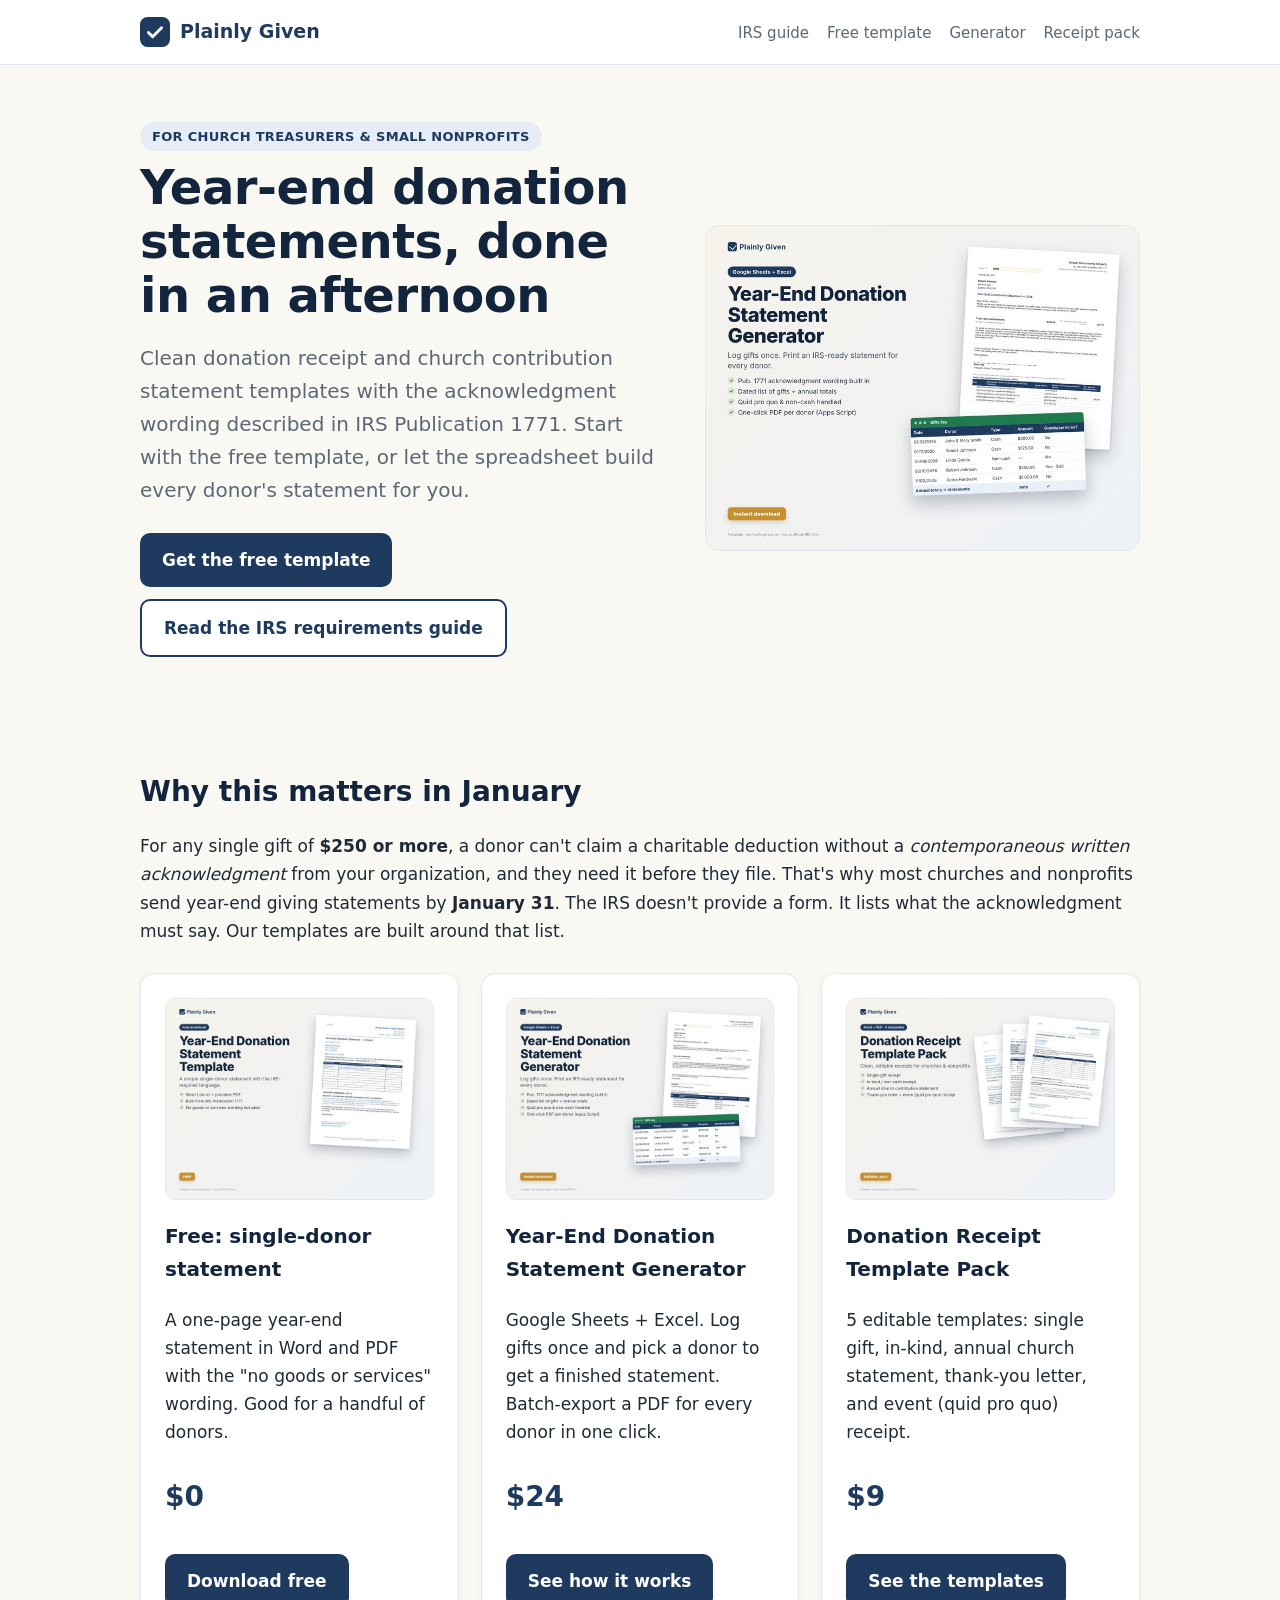
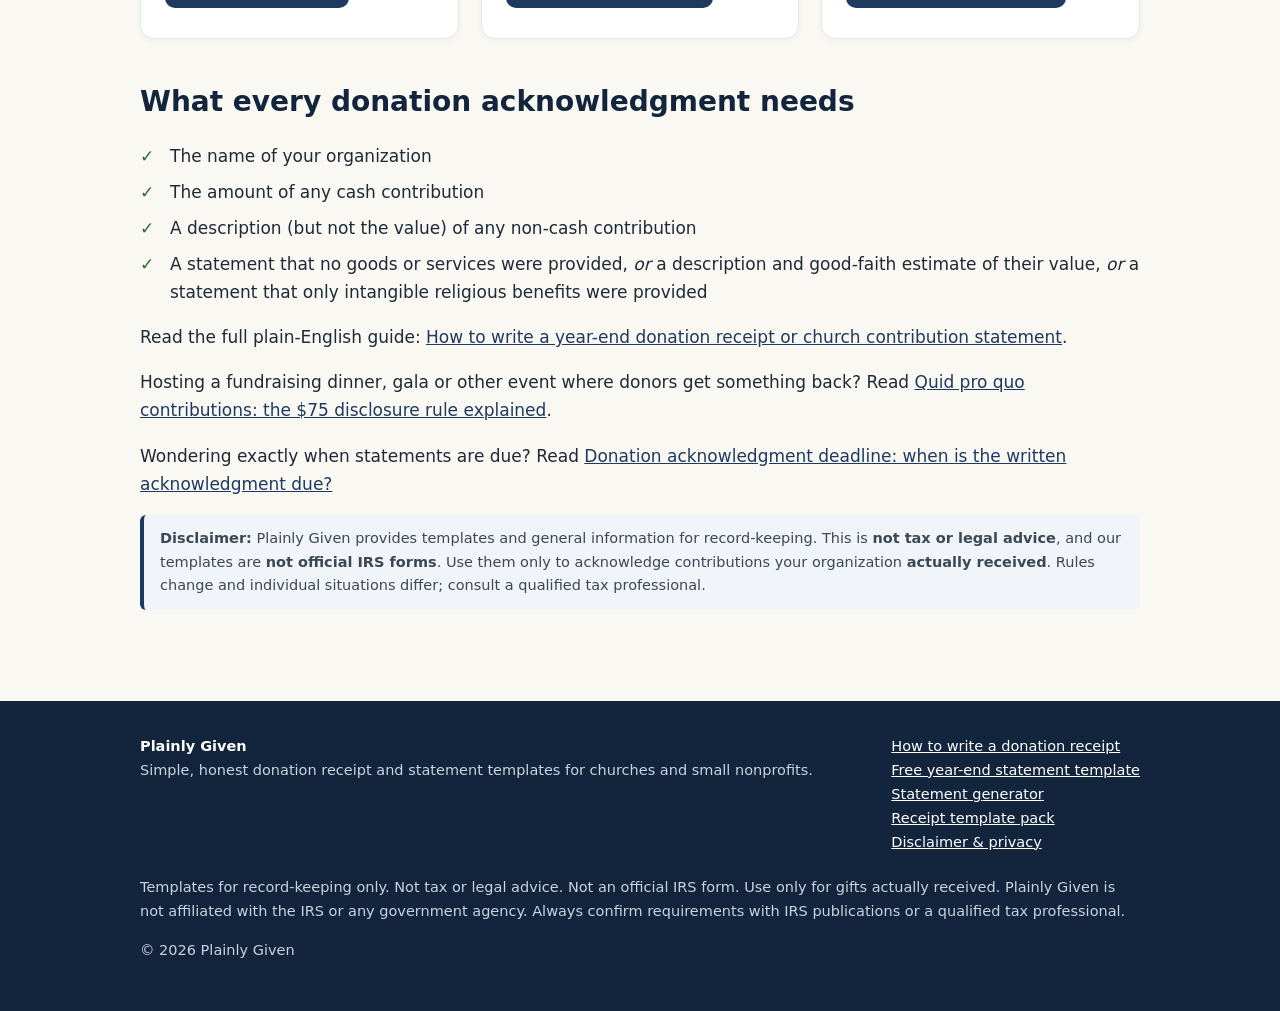
<file: index.html>
<!doctype html>
<html lang="en"><head>
<meta charset="utf-8"><meta name="viewport" content="width=device-width,initial-scale=1">
<title>Donation Receipt & Church Contribution Statement Templates | Plainly Given</title>
<meta name="description" content="Free year-end donation statement template plus a Google Sheets generator for church contribution statements and 501(c)(3) donation receipts with IRS Pub. 1771 wording.">
<link rel="canonical" href="https://spartan3055.github.io/plainly-given/">
<meta name="robots" content="index,follow">
<meta property="og:type" content="website"><meta property="og:site_name" content="Plainly Given">
<meta property="og:title" content="Donation Receipt & Church Contribution Statement Templates | Plainly Given"><meta property="og:description" content="Free year-end donation statement template plus a Google Sheets generator for church contribution statements and 501(c)(3) donation receipts with IRS Pub. 1771 wording.">
<meta property="og:url" content="https://spartan3055.github.io/plainly-given/"><meta property="og:image" content="https://spartan3055.github.io/plainly-given/img/generator-cover.jpg">
<meta name="twitter:card" content="summary_large_image">
<link rel="icon" href="favicon.svg" type="image/svg+xml">
<link rel="stylesheet" href="style.css">
<script type="application/ld+json">{"@context": "https://schema.org", "@type": "Organization", "name": "Plainly Given", "url": "https://spartan3055.github.io/plainly-given/"}</script><script type="application/ld+json">{"@context": "https://schema.org", "@type": "WebSite", "name": "Plainly Given", "url": "https://spartan3055.github.io/plainly-given/"}</script>
</head><body>
<header class="site"><div class="wrap">
<a class="logo" href="./"><svg viewBox="0 0 32 32" aria-hidden="true"><rect width="32" height="32" rx="8" fill="#1f3a5f"/><path d="M9 16.5l4.5 4.5L23 11.5" stroke="#faf8f3" stroke-width="3.2" fill="none" stroke-linecap="round" stroke-linejoin="round"/></svg><span>Plainly Given</span></a>
<nav><a href="how-to-write-a-year-end-donation-receipt.html">IRS guide</a><a href="free-donation-statement-template.html">Free template</a><a href="donation-statement-generator.html">Generator</a><a href="donation-receipt-template-pack.html">Receipt pack</a></nav>
</div></header>

<main>
<section class="hero"><div class="wrap split">
<div><span class="kicker">For church treasurers &amp; small nonprofits</span>
<h1>Year-end donation statements, done in an afternoon</h1>
<p class="lead">Clean donation receipt and church contribution statement templates with the acknowledgment wording described in IRS Publication 1771. Start with the free template, or let the spreadsheet build every donor's statement for you.</p>
<a class="btn" href="free-donation-statement-template.html">Get the free template</a><a class="btn alt" href="how-to-write-a-year-end-donation-receipt.html">Read the IRS requirements guide</a>
</div>
<div><img src="img/generator-cover.jpg" width="800" height="600" alt="Year-End Donation Statement Generator spreadsheet and a sample contribution statement" style="width:100%;height:auto;border-radius:14px;border:1px solid #e3e8ef"></div>
</div></section>
<section><div class="wrap">
<h2>Why this matters in January</h2>
<p>For any single gift of <strong>$250 or more</strong>, a donor can't claim a charitable deduction without a <em>contemporaneous written acknowledgment</em> from your organization, and they need it before they file. That's why most churches and nonprofits send year-end giving statements by <strong>January 31</strong>. The IRS doesn't provide a form. It lists what the acknowledgment must say. Our templates are built around that list.</p>
<div class="grid">
<div class="card"><img src="img/free-template-cover.jpg" width="800" height="600" alt="Free year-end donation statement template preview" loading="lazy"><h3>Free: single-donor statement</h3><p>A one-page year-end statement in Word and PDF with the "no goods or services" wording. Good for a handful of donors.</p><p class="price">$0</p><a class="btn" href="free-donation-statement-template.html">Download free</a></div>
<div class="card"><img src="img/generator-cover.jpg" width="800" height="600" alt="Year-End Donation Statement Generator for Google Sheets and Excel" loading="lazy"><h3>Year-End Donation Statement Generator</h3><p>Google Sheets + Excel. Log gifts once and pick a donor to get a finished statement. Batch-export a PDF for every donor in one click.</p><p class="price">$24</p><a class="btn" href="donation-statement-generator.html">See how it works</a></div>
<div class="card"><img src="img/receipt-pack-cover.jpg" width="800" height="600" alt="Donation Receipt Template Pack with five templates" loading="lazy"><h3>Donation Receipt Template Pack</h3><p>5 editable templates: single gift, in-kind, annual church statement, thank-you letter, and event (quid pro quo) receipt.</p><p class="price">$9</p><a class="btn" href="donation-receipt-template-pack.html">See the templates</a></div>
</div>
<h2>What every donation acknowledgment needs</h2>
<ul class="checks"><li>The name of your organization</li><li>The amount of any cash contribution</li><li>A description (but not the value) of any non-cash contribution</li><li>A statement that no goods or services were provided, <em>or</em> a description and good-faith estimate of their value, <em>or</em> a statement that only intangible religious benefits were provided</li></ul>
<p>Read the full plain-English guide: <a href="how-to-write-a-year-end-donation-receipt.html">How to write a year-end donation receipt or church contribution statement</a>.</p>
<p>Hosting a fundraising dinner, gala or other event where donors get something back? Read <a href="quid-pro-quo-contribution-disclosure.html">Quid pro quo contributions: the $75 disclosure rule explained</a>.</p>
<p>Wondering exactly when statements are due? Read <a href="donation-acknowledgment-deadline.html">Donation acknowledgment deadline: when is the written acknowledgment due?</a></p>
<p class="disc"><strong>Disclaimer:</strong> Plainly Given provides templates and general information for record-keeping. This is <strong>not tax or legal advice</strong>, and our templates are <strong>not official IRS forms</strong>. Use them only to acknowledge contributions your organization <strong>actually received</strong>. Rules change and individual situations differ; consult a qualified tax professional.</p>
</div></section></main>
<footer class="site"><div class="wrap">
<div class="cols">
<div><strong style="color:#fff">Plainly Given</strong><br>Simple, honest donation receipt and statement templates for churches and small nonprofits.</div>
<div><a href="how-to-write-a-year-end-donation-receipt.html">How to write a donation receipt</a><br><a href="free-donation-statement-template.html">Free year-end statement template</a><br><a href="donation-statement-generator.html">Statement generator</a><br><a href="donation-receipt-template-pack.html">Receipt template pack</a><br><a href="disclaimer.html">Disclaimer &amp; privacy</a></div>
</div>
<p style="margin-top:22px">Templates for record-keeping only. Not tax or legal advice. Not an official IRS form. Use only for gifts actually received. Plainly Given is not affiliated with the IRS or any government agency. Always confirm requirements with IRS publications or a qualified tax professional.</p>
<p>© 2026 Plainly Given</p>
</div></footer>
</body></html>
</file>
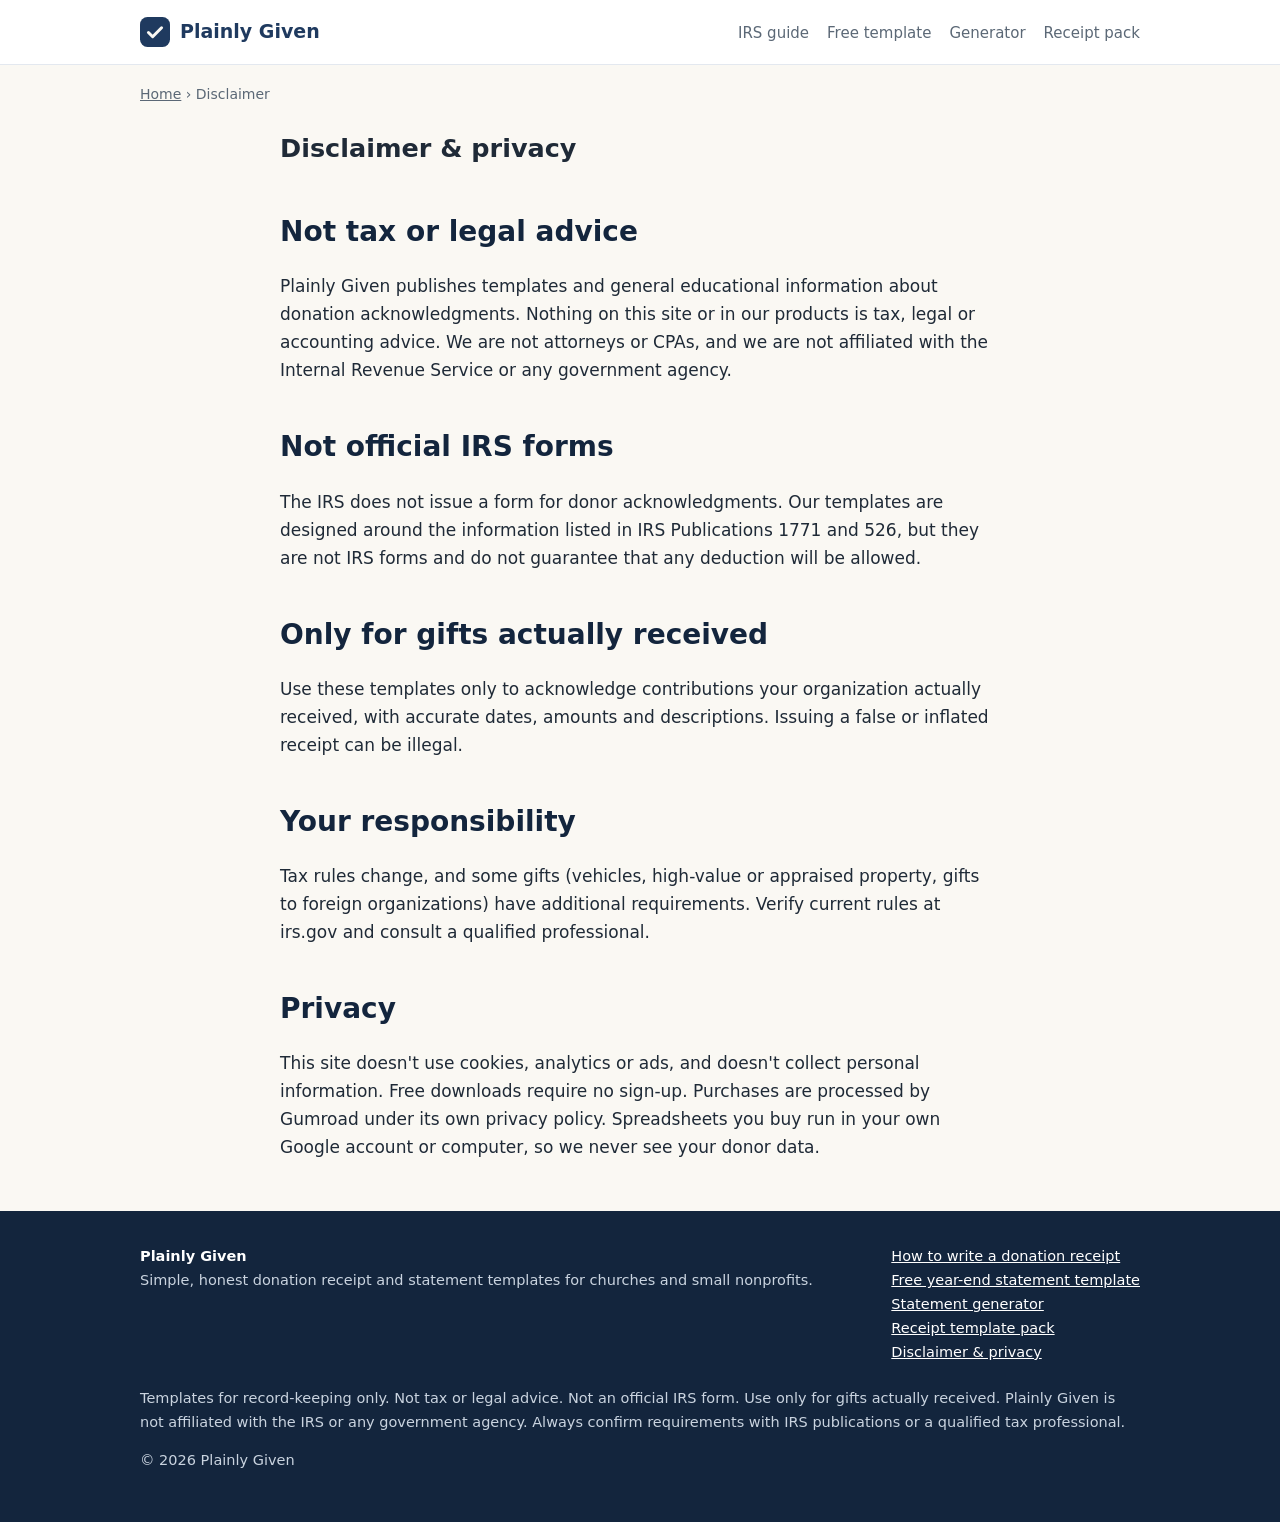
<file: disclaimer.html>
<!doctype html>
<html lang="en"><head>
<meta charset="utf-8"><meta name="viewport" content="width=device-width,initial-scale=1">
<title>Disclaimer & Privacy | Plainly Given</title>
<meta name="description" content="Plainly Given disclaimer: templates are not tax or legal advice and not official IRS forms. Privacy policy.">
<link rel="canonical" href="https://spartan3055.github.io/plainly-given/disclaimer.html">
<meta name="robots" content="index,follow">
<meta property="og:type" content="website"><meta property="og:site_name" content="Plainly Given">
<meta property="og:title" content="Disclaimer & Privacy | Plainly Given"><meta property="og:description" content="Plainly Given disclaimer: templates are not tax or legal advice and not official IRS forms. Privacy policy.">
<meta property="og:url" content="https://spartan3055.github.io/plainly-given/disclaimer.html"><meta property="og:image" content="https://spartan3055.github.io/plainly-given/img/generator-cover.jpg">
<meta name="twitter:card" content="summary_large_image">
<link rel="icon" href="favicon.svg" type="image/svg+xml">
<link rel="stylesheet" href="style.css">

</head><body>
<header class="site"><div class="wrap">
<a class="logo" href="./"><svg viewBox="0 0 32 32" aria-hidden="true"><rect width="32" height="32" rx="8" fill="#1f3a5f"/><path d="M9 16.5l4.5 4.5L23 11.5" stroke="#faf8f3" stroke-width="3.2" fill="none" stroke-linecap="round" stroke-linejoin="round"/></svg><span>Plainly Given</span></a>
<nav><a href="how-to-write-a-year-end-donation-receipt.html">IRS guide</a><a href="free-donation-statement-template.html">Free template</a><a href="donation-statement-generator.html">Generator</a><a href="donation-receipt-template-pack.html">Receipt pack</a></nav>
</div></header>
<div class="wrap breadcrumbs"><a href="./">Home</a> › Disclaimer</div>
<main><section class="wrap narrow"><h1>Disclaimer &amp; privacy</h1>
<h2>Not tax or legal advice</h2><p>Plainly Given publishes templates and general educational information about donation acknowledgments. Nothing on this site or in our products is tax, legal or accounting advice. We are not attorneys or CPAs, and we are not affiliated with the Internal Revenue Service or any government agency.</p>
<h2>Not official IRS forms</h2><p>The IRS does not issue a form for donor acknowledgments. Our templates are designed around the information listed in IRS Publications 1771 and 526, but they are not IRS forms and do not guarantee that any deduction will be allowed.</p>
<h2>Only for gifts actually received</h2><p>Use these templates only to acknowledge contributions your organization actually received, with accurate dates, amounts and descriptions. Issuing a false or inflated receipt can be illegal.</p>
<h2>Your responsibility</h2><p>Tax rules change, and some gifts (vehicles, high-value or appraised property, gifts to foreign organizations) have additional requirements. Verify current rules at irs.gov and consult a qualified professional.</p>
<h2>Privacy</h2><p>This site doesn't use cookies, analytics or ads, and doesn't collect personal information. Free downloads require no sign-up. Purchases are processed by Gumroad under its own privacy policy. Spreadsheets you buy run in your own Google account or computer, so we never see your donor data.</p>
</section></main>
<footer class="site"><div class="wrap">
<div class="cols">
<div><strong style="color:#fff">Plainly Given</strong><br>Simple, honest donation receipt and statement templates for churches and small nonprofits.</div>
<div><a href="how-to-write-a-year-end-donation-receipt.html">How to write a donation receipt</a><br><a href="free-donation-statement-template.html">Free year-end statement template</a><br><a href="donation-statement-generator.html">Statement generator</a><br><a href="donation-receipt-template-pack.html">Receipt template pack</a><br><a href="disclaimer.html">Disclaimer &amp; privacy</a></div>
</div>
<p style="margin-top:22px">Templates for record-keeping only. Not tax or legal advice. Not an official IRS form. Use only for gifts actually received. Plainly Given is not affiliated with the IRS or any government agency. Always confirm requirements with IRS publications or a qualified tax professional.</p>
<p>© 2026 Plainly Given</p>
</div></footer>
</body></html>
</file>
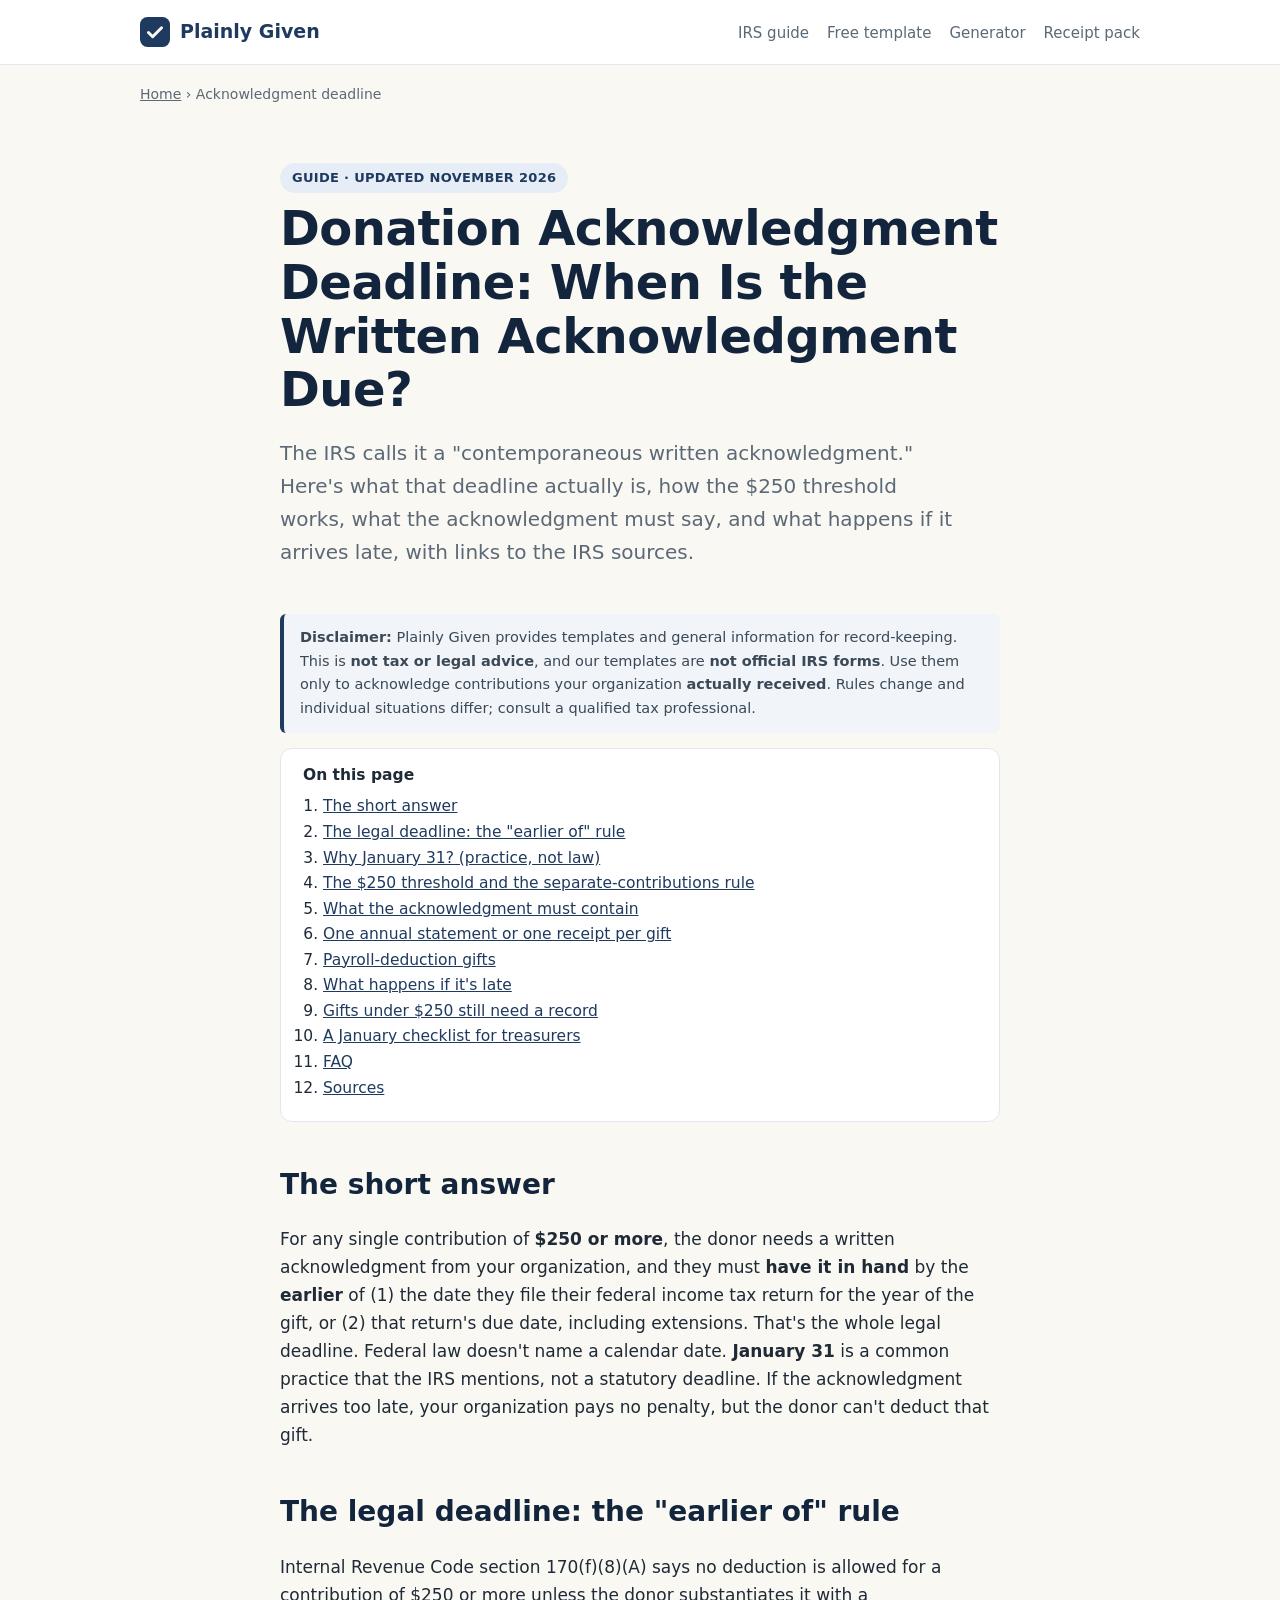
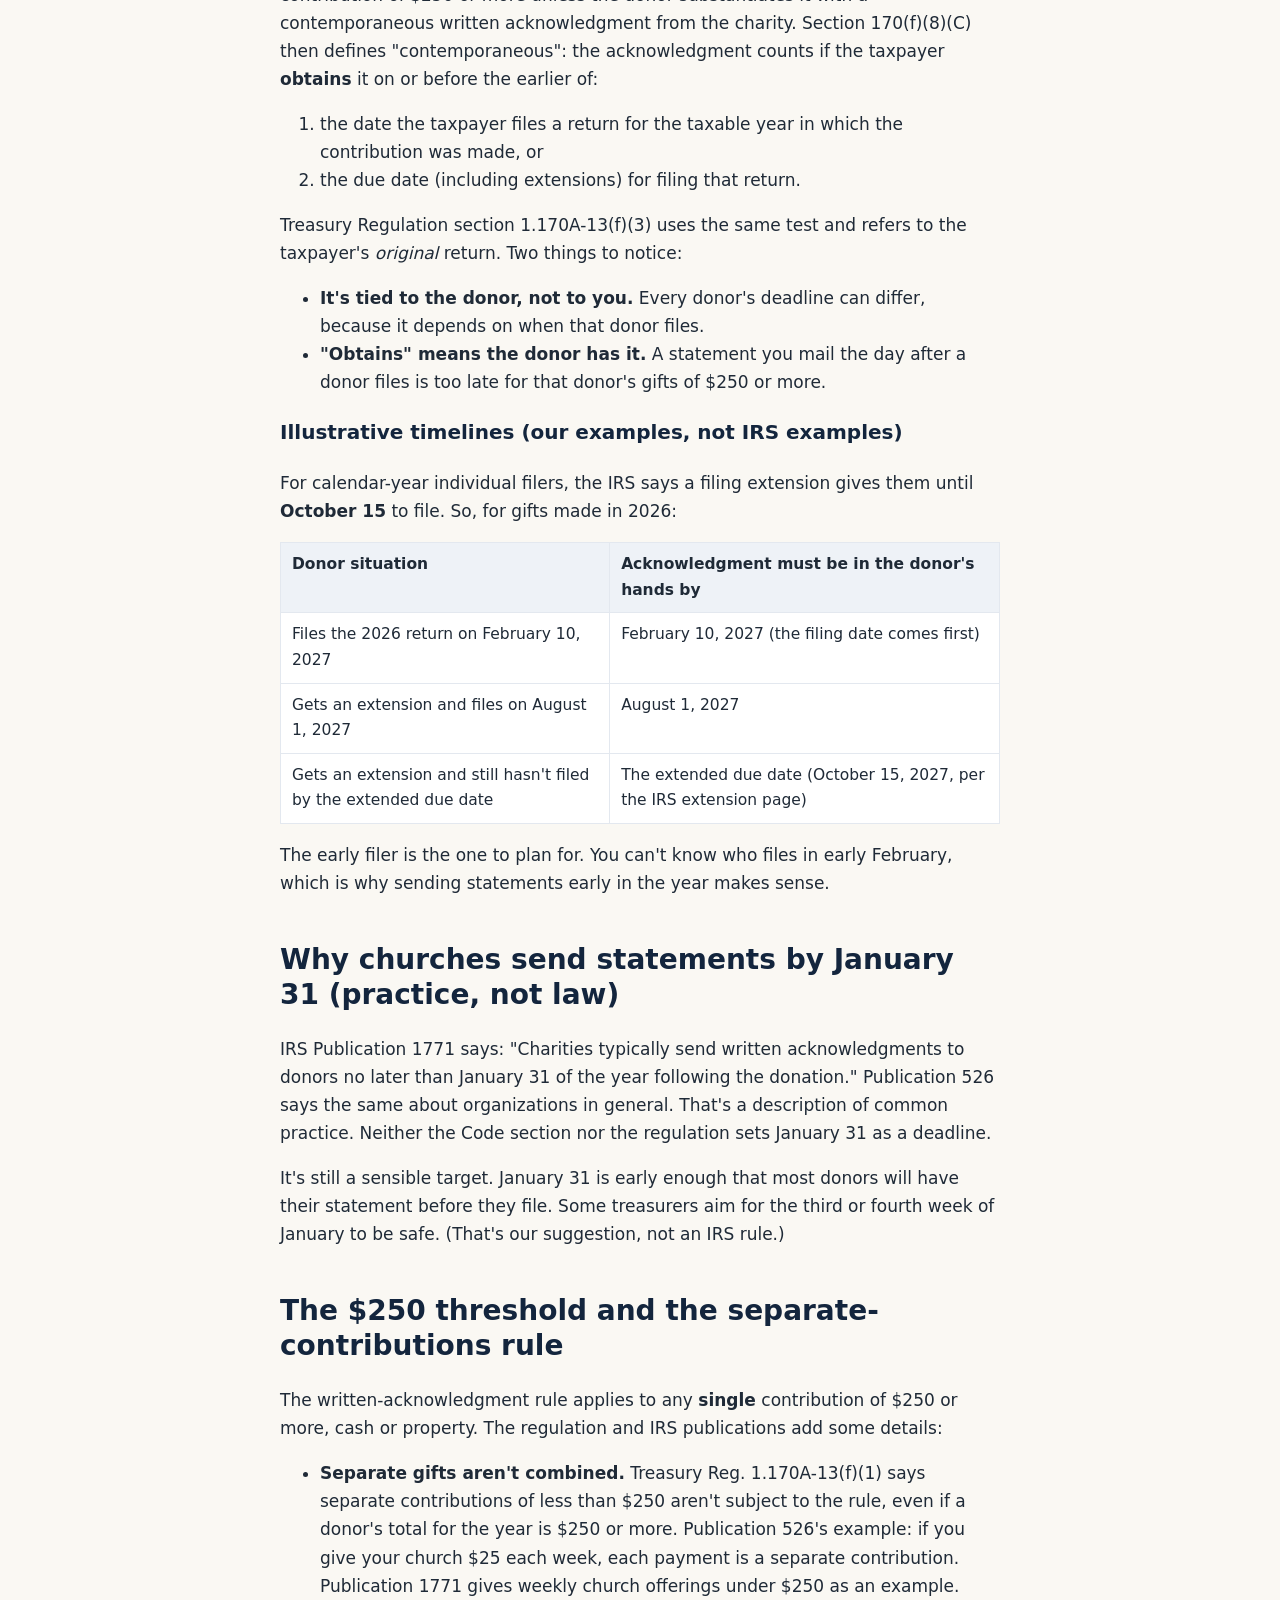
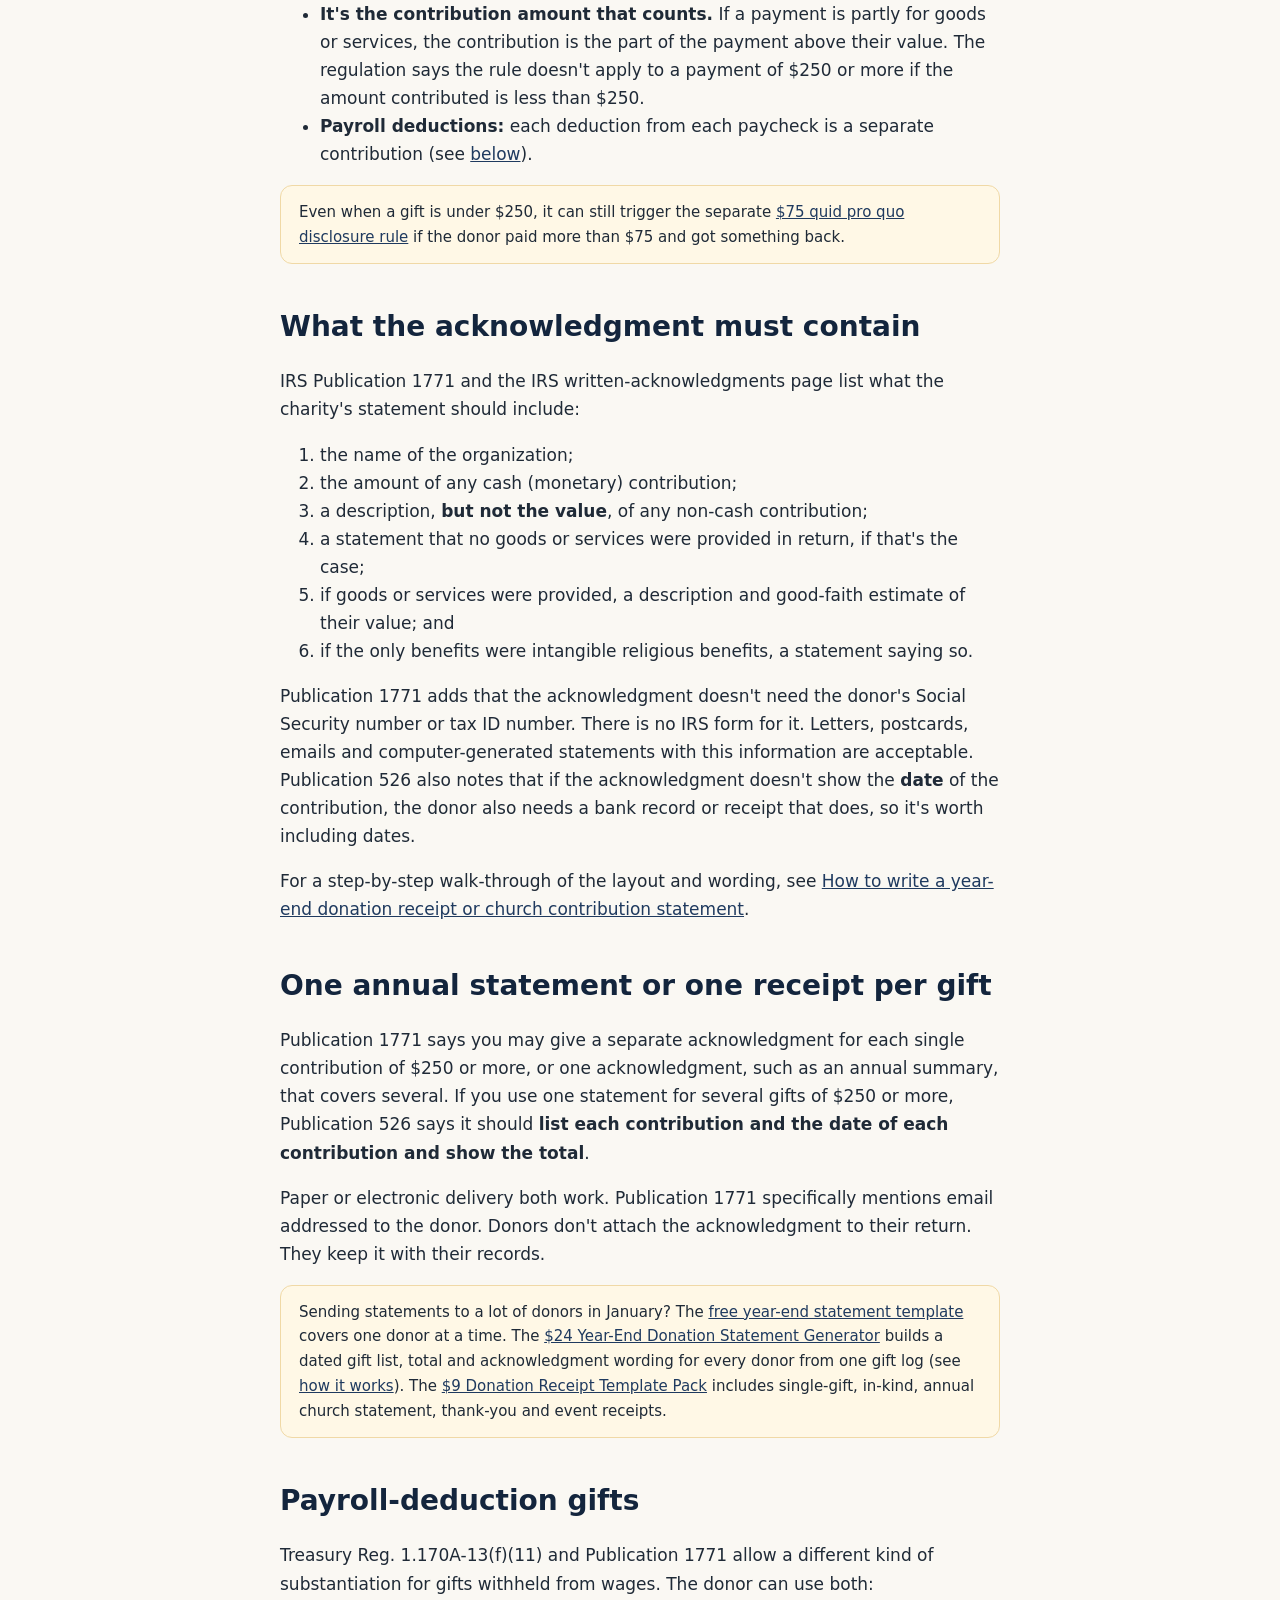
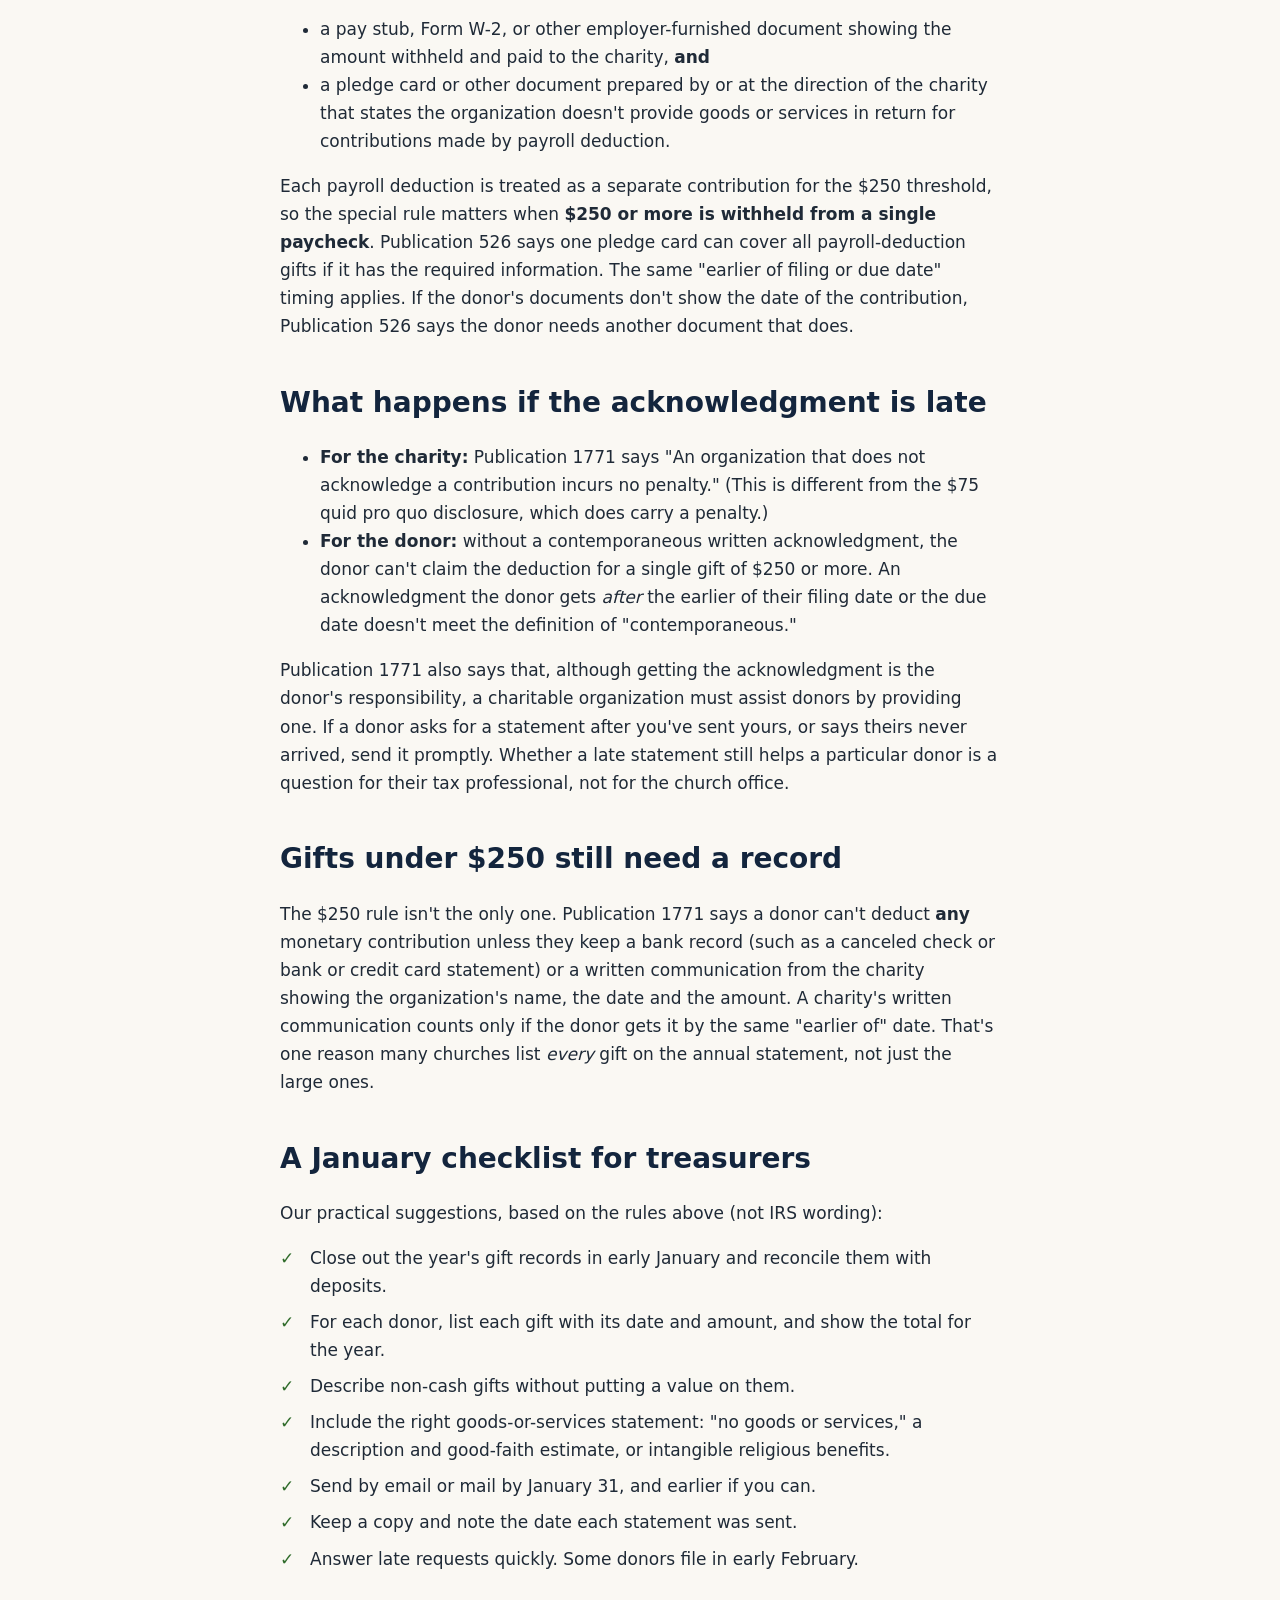
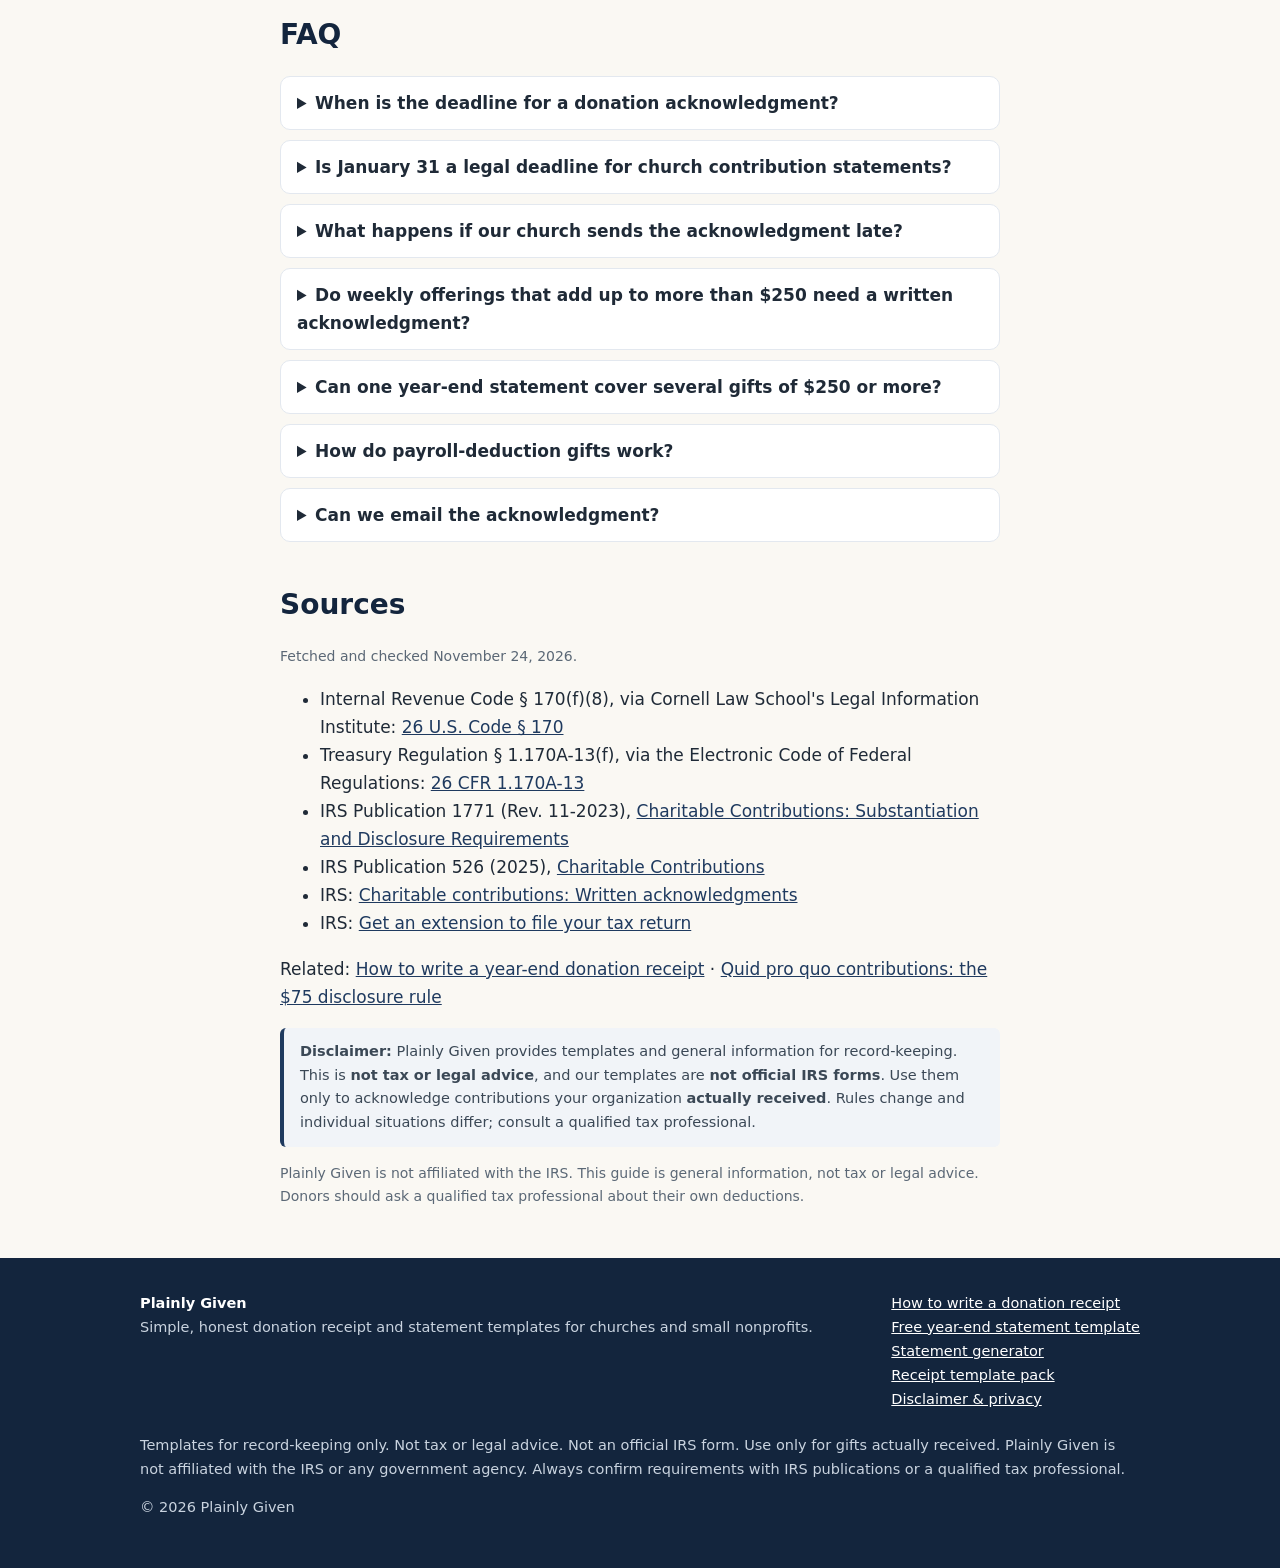
<file: donation-acknowledgment-deadline.html>
<!doctype html>
<html lang="en"><head>
<meta charset="utf-8"><meta name="viewport" content="width=device-width,initial-scale=1">
<title>Donation Acknowledgment Deadline & $250 Rule | Plainly Given</title>
<meta name="description" content="When must donors have the written acknowledgment for a $250+ gift? The IRS “earlier of” deadline, the Jan 31 practice, payroll gifts and late receipts.">
<link rel="canonical" href="https://spartan3055.github.io/plainly-given/donation-acknowledgment-deadline.html">
<meta name="robots" content="index,follow">
<meta property="og:type" content="website"><meta property="og:site_name" content="Plainly Given">
<meta property="og:title" content="Donation Acknowledgment Deadline & $250 Rule | Plainly Given"><meta property="og:description" content="When must donors have the written acknowledgment for a $250+ gift? The IRS “earlier of” deadline, the Jan 31 practice, payroll gifts and late receipts.">
<meta property="og:url" content="https://spartan3055.github.io/plainly-given/donation-acknowledgment-deadline.html"><meta property="og:image" content="https://spartan3055.github.io/plainly-given/img/free-template-cover.jpg">
<meta name="twitter:card" content="summary_large_image">
<link rel="icon" href="favicon.svg" type="image/svg+xml">
<link rel="stylesheet" href="style.css">
<script type="application/ld+json">{"@context": "https://schema.org", "@type": "Article", "headline": "Donation Acknowledgment Deadline: When Is the Written Acknowledgment Due?", "datePublished": "2026-11-24", "dateModified": "2026-11-24", "author": {"@type": "Organization", "name": "Plainly Given"}, "publisher": {"@type": "Organization", "name": "Plainly Given"}, "mainEntityOfPage": "https://spartan3055.github.io/plainly-given/donation-acknowledgment-deadline.html"}</script><script type="application/ld+json">{"@context": "https://schema.org", "@type": "FAQPage", "mainEntity": [{"@type": "Question", "name": "When is the deadline for a donation acknowledgment?", "acceptedAnswer": {"@type": "Answer", "text": "Under IRC section 170(f)(8)(C), the donor must obtain the written acknowledgment on or before the earlier of the date they file their return for the year of the gift or the return's due date, including extensions. Federal law doesn't set a specific calendar date for charities."}}, {"@type": "Question", "name": "Is January 31 a legal deadline for church contribution statements?", "acceptedAnswer": {"@type": "Answer", "text": "No federal law sets January 31. IRS Publications 1771 and 526 say charities typically send written acknowledgments no later than January 31 of the year after the gift. It is a common practice that helps donors who file early."}}, {"@type": "Question", "name": "What happens if our church sends the acknowledgment late?", "acceptedAnswer": {"@type": "Answer", "text": "IRS Publication 1771 says an organization that doesn't acknowledge a contribution incurs no penalty. But if the donor doesn't have a qualifying acknowledgment for a single gift of $250 or more by the deadline, the donor can't claim the deduction for that gift."}}, {"@type": "Question", "name": "Do weekly offerings that add up to more than $250 need a written acknowledgment?", "acceptedAnswer": {"@type": "Answer", "text": "Not under the $250 rule. Separate contributions of less than $250 aren't combined, even if a donor's yearly total is $250 or more. Donors still need a bank record or a written communication from the charity for each cash gift."}}, {"@type": "Question", "name": "Can one year-end statement cover several gifts of $250 or more?", "acceptedAnswer": {"@type": "Answer", "text": "Yes. One acknowledgment, such as an annual summary, can cover several gifts. IRS Publication 526 says it should list each contribution and its date and show the total."}}, {"@type": "Question", "name": "How do payroll-deduction gifts work?", "acceptedAnswer": {"@type": "Answer", "text": "Each paycheck deduction is a separate contribution. If $250 or more is withheld from a single paycheck, the donor keeps a pay stub, Form W-2 or other employer document showing the amount, plus a pledge card or other document from the charity stating that it provides no goods or services for payroll-deduction gifts."}}, {"@type": "Question", "name": "Can we email the acknowledgment?", "acceptedAnswer": {"@type": "Answer", "text": "Yes. IRS Publication 1771 says an organization can provide the acknowledgment on paper or electronically, such as by email addressed to the donor."}}]}</script><script type="application/ld+json">{"@context": "https://schema.org", "@type": "BreadcrumbList", "itemListElement": [{"@type": "ListItem", "position": 1, "name": "Home", "item": "https://spartan3055.github.io/plainly-given/"}, {"@type": "ListItem", "position": 2, "name": "Acknowledgment deadline", "item": "https://spartan3055.github.io/plainly-given/donation-acknowledgment-deadline.html"}]}</script>
</head><body>
<header class="site"><div class="wrap">
<a class="logo" href="./"><svg viewBox="0 0 32 32" aria-hidden="true"><rect width="32" height="32" rx="8" fill="#1f3a5f"/><path d="M9 16.5l4.5 4.5L23 11.5" stroke="#faf8f3" stroke-width="3.2" fill="none" stroke-linecap="round" stroke-linejoin="round"/></svg><span>Plainly Given</span></a>
<nav><a href="how-to-write-a-year-end-donation-receipt.html">IRS guide</a><a href="free-donation-statement-template.html">Free template</a><a href="donation-statement-generator.html">Generator</a><a href="donation-receipt-template-pack.html">Receipt pack</a></nav>
</div></header>
<div class="wrap breadcrumbs"><a href="./">Home</a> › Acknowledgment deadline</div>
<main>
<article class="wrap narrow">
<section class="hero" style="padding-bottom:10px"><span class="kicker">Guide · Updated November 2026</span>
<h1>Donation Acknowledgment Deadline: When Is the Written Acknowledgment Due?</h1>
<p class="lead">The IRS calls it a "contemporaneous written acknowledgment." Here's what that deadline actually is, how the $250 threshold works, what the acknowledgment must say, and what happens if it arrives late, with links to the IRS sources.</p></section>
<p class="disc"><strong>Disclaimer:</strong> Plainly Given provides templates and general information for record-keeping. This is <strong>not tax or legal advice</strong>, and our templates are <strong>not official IRS forms</strong>. Use them only to acknowledge contributions your organization <strong>actually received</strong>. Rules change and individual situations differ; consult a qualified tax professional.</p>
<div class="toc"><strong>On this page</strong><ol>
<li><a href="#short">The short answer</a></li><li><a href="#deadline">The legal deadline: the "earlier of" rule</a></li><li><a href="#jan31">Why January 31? (practice, not law)</a></li>
<li><a href="#threshold">The $250 threshold and the separate-contributions rule</a></li><li><a href="#contents">What the acknowledgment must contain</a></li>
<li><a href="#annual">One annual statement or one receipt per gift</a></li><li><a href="#payroll">Payroll-deduction gifts</a></li><li><a href="#late">What happens if it's late</a></li>
<li><a href="#small">Gifts under $250 still need a record</a></li><li><a href="#checklist">A January checklist for treasurers</a></li><li><a href="#faq">FAQ</a></li><li><a href="#sources">Sources</a></li></ol></div>

<h2 id="short">The short answer</h2>
<p>For any single contribution of <strong>$250 or more</strong>, the donor needs a written acknowledgment from your organization, and they must <strong>have it in hand</strong> by the <strong>earlier</strong> of (1) the date they file their federal income tax return for the year of the gift, or (2) that return's due date, including extensions. That's the whole legal deadline. Federal law doesn't name a calendar date. <strong>January 31</strong> is a common practice that the IRS mentions, not a statutory deadline. If the acknowledgment arrives too late, your organization pays no penalty, but the donor can't deduct that gift.</p>

<h2 id="deadline">The legal deadline: the "earlier of" rule</h2>
<p>Internal Revenue Code section 170(f)(8)(A) says no deduction is allowed for a contribution of $250 or more unless the donor substantiates it with a contemporaneous written acknowledgment from the charity. Section 170(f)(8)(C) then defines "contemporaneous": the acknowledgment counts if the taxpayer <strong>obtains</strong> it on or before the earlier of:</p>
<ol>
<li>the date the taxpayer files a return for the taxable year in which the contribution was made, or</li>
<li>the due date (including extensions) for filing that return.</li>
</ol>
<p>Treasury Regulation section 1.170A-13(f)(3) uses the same test and refers to the taxpayer's <em>original</em> return. Two things to notice:</p>
<ul>
<li><strong>It's tied to the donor, not to you.</strong> Every donor's deadline can differ, because it depends on when that donor files.</li>
<li><strong>"Obtains" means the donor has it.</strong> A statement you mail the day after a donor files is too late for that donor's gifts of $250 or more.</li>
</ul>
<h3>Illustrative timelines (our examples, not IRS examples)</h3>
<p>For calendar-year individual filers, the IRS says a filing extension gives them until <strong>October 15</strong> to file. So, for gifts made in 2026:</p>
<table><tr><th>Donor situation</th><th>Acknowledgment must be in the donor's hands by</th></tr>
<tr><td>Files the 2026 return on February 10, 2027</td><td>February 10, 2027 (the filing date comes first)</td></tr>
<tr><td>Gets an extension and files on August 1, 2027</td><td>August 1, 2027</td></tr>
<tr><td>Gets an extension and still hasn't filed by the extended due date</td><td>The extended due date (October 15, 2027, per the IRS extension page)</td></tr></table>
<p>The early filer is the one to plan for. You can't know who files in early February, which is why sending statements early in the year makes sense.</p>

<h2 id="jan31">Why churches send statements by January 31 (practice, not law)</h2>
<p>IRS Publication 1771 says: "Charities typically send written acknowledgments to donors no later than January 31 of the year following the donation." Publication 526 says the same about organizations in general. That's a description of common practice. Neither the Code section nor the regulation sets January 31 as a deadline.</p>
<p>It's still a sensible target. January 31 is early enough that most donors will have their statement before they file. Some treasurers aim for the third or fourth week of January to be safe. (That's our suggestion, not an IRS rule.)</p>

<h2 id="threshold">The $250 threshold and the separate-contributions rule</h2>
<p>The written-acknowledgment rule applies to any <strong>single</strong> contribution of $250 or more, cash or property. The regulation and IRS publications add some details:</p>
<ul>
<li><strong>Separate gifts aren't combined.</strong> Treasury Reg. 1.170A-13(f)(1) says separate contributions of less than $250 aren't subject to the rule, even if a donor's total for the year is $250 or more. Publication 526's example: if you give your church $25 each week, each payment is a separate contribution. Publication 1771 gives weekly church offerings under $250 as an example.</li>
<li><strong>It's the contribution amount that counts.</strong> If a payment is partly for goods or services, the contribution is the part of the payment above their value. The regulation says the rule doesn't apply to a payment of $250 or more if the amount contributed is less than $250.</li>
<li><strong>Payroll deductions:</strong> each deduction from each paycheck is a separate contribution (see <a href="#payroll">below</a>).</li>
</ul>
<p class="note">Even when a gift is under $250, it can still trigger the separate <a href="quid-pro-quo-contribution-disclosure.html">$75 quid pro quo disclosure rule</a> if the donor paid more than $75 and got something back.</p>

<h2 id="contents">What the acknowledgment must contain</h2>
<p>IRS Publication 1771 and the IRS written-acknowledgments page list what the charity's statement should include:</p>
<ol>
<li>the name of the organization;</li>
<li>the amount of any cash (monetary) contribution;</li>
<li>a description, <strong>but not the value</strong>, of any non-cash contribution;</li>
<li>a statement that no goods or services were provided in return, if that's the case;</li>
<li>if goods or services were provided, a description and good-faith estimate of their value; and</li>
<li>if the only benefits were intangible religious benefits, a statement saying so.</li>
</ol>
<p>Publication 1771 adds that the acknowledgment doesn't need the donor's Social Security number or tax ID number. There is no IRS form for it. Letters, postcards, emails and computer-generated statements with this information are acceptable. Publication 526 also notes that if the acknowledgment doesn't show the <strong>date</strong> of the contribution, the donor also needs a bank record or receipt that does, so it's worth including dates.</p>
<p>For a step-by-step walk-through of the layout and wording, see <a href="how-to-write-a-year-end-donation-receipt.html">How to write a year-end donation receipt or church contribution statement</a>.</p>

<h2 id="annual">One annual statement or one receipt per gift</h2>
<p>Publication 1771 says you may give a separate acknowledgment for each single contribution of $250 or more, or one acknowledgment, such as an annual summary, that covers several. If you use one statement for several gifts of $250 or more, Publication 526 says it should <strong>list each contribution and the date of each contribution and show the total</strong>.</p>
<p>Paper or electronic delivery both work. Publication 1771 specifically mentions email addressed to the donor. Donors don't attach the acknowledgment to their return. They keep it with their records.</p>
<p class="note">Sending statements to a lot of donors in January? The <a href="free-donation-statement-template.html">free year-end statement template</a> covers one donor at a time. The <a href="https://plainlygiven.gumroad.com/l/donation-statement-generator">$24 Year-End Donation Statement Generator</a> builds a dated gift list, total and acknowledgment wording for every donor from one gift log (see <a href="donation-statement-generator.html">how it works</a>). The <a href="https://plainlygiven.gumroad.com/l/donation-receipt-templates">$9 Donation Receipt Template Pack</a> includes single-gift, in-kind, annual church statement, thank-you and event receipts.</p>

<h2 id="payroll">Payroll-deduction gifts</h2>
<p>Treasury Reg. 1.170A-13(f)(11) and Publication 1771 allow a different kind of substantiation for gifts withheld from wages. The donor can use both:</p>
<ul>
<li>a pay stub, Form W-2, or other employer-furnished document showing the amount withheld and paid to the charity, <strong>and</strong></li>
<li>a pledge card or other document prepared by or at the direction of the charity that states the organization doesn't provide goods or services in return for contributions made by payroll deduction.</li>
</ul>
<p>Each payroll deduction is treated as a separate contribution for the $250 threshold, so the special rule matters when <strong>$250 or more is withheld from a single paycheck</strong>. Publication 526 says one pledge card can cover all payroll-deduction gifts if it has the required information. The same "earlier of filing or due date" timing applies. If the donor's documents don't show the date of the contribution, Publication 526 says the donor needs another document that does.</p>

<h2 id="late">What happens if the acknowledgment is late</h2>
<ul>
<li><strong>For the charity:</strong> Publication 1771 says "An organization that does not acknowledge a contribution incurs no penalty." (This is different from the $75 quid pro quo disclosure, which does carry a penalty.)</li>
<li><strong>For the donor:</strong> without a contemporaneous written acknowledgment, the donor can't claim the deduction for a single gift of $250 or more. An acknowledgment the donor gets <em>after</em> the earlier of their filing date or the due date doesn't meet the definition of "contemporaneous."</li>
</ul>
<p>Publication 1771 also says that, although getting the acknowledgment is the donor's responsibility, a charitable organization must assist donors by providing one. If a donor asks for a statement after you've sent yours, or says theirs never arrived, send it promptly. Whether a late statement still helps a particular donor is a question for their tax professional, not for the church office.</p>

<h2 id="small">Gifts under $250 still need a record</h2>
<p>The $250 rule isn't the only one. Publication 1771 says a donor can't deduct <strong>any</strong> monetary contribution unless they keep a bank record (such as a canceled check or bank or credit card statement) or a written communication from the charity showing the organization's name, the date and the amount. A charity's written communication counts only if the donor gets it by the same "earlier of" date. That's one reason many churches list <em>every</em> gift on the annual statement, not just the large ones.</p>

<h2 id="checklist">A January checklist for treasurers</h2>
<p>Our practical suggestions, based on the rules above (not IRS wording):</p>
<ul class="checks">
<li>Close out the year's gift records in early January and reconcile them with deposits.</li>
<li>For each donor, list each gift with its date and amount, and show the total for the year.</li>
<li>Describe non-cash gifts without putting a value on them.</li>
<li>Include the right goods-or-services statement: "no goods or services," a description and good-faith estimate, or intangible religious benefits.</li>
<li>Send by email or mail by January 31, and earlier if you can.</li>
<li>Keep a copy and note the date each statement was sent.</li>
<li>Answer late requests quickly. Some donors file in early February.</li>
</ul>

<h2 id="faq">FAQ</h2>
<details><summary>When is the deadline for a donation acknowledgment?</summary><p>Under IRC section 170(f)(8)(C), the donor must obtain the written acknowledgment on or before the earlier of the date they file their return for the year of the gift or the return's due date, including extensions. Federal law doesn't set a specific calendar date for charities.</p></details><details><summary>Is January 31 a legal deadline for church contribution statements?</summary><p>No federal law sets January 31. IRS Publications 1771 and 526 say charities typically send written acknowledgments no later than January 31 of the year after the gift. It is a common practice that helps donors who file early.</p></details><details><summary>What happens if our church sends the acknowledgment late?</summary><p>IRS Publication 1771 says an organization that doesn't acknowledge a contribution incurs no penalty. But if the donor doesn't have a qualifying acknowledgment for a single gift of $250 or more by the deadline, the donor can't claim the deduction for that gift.</p></details><details><summary>Do weekly offerings that add up to more than $250 need a written acknowledgment?</summary><p>Not under the $250 rule. Separate contributions of less than $250 aren't combined, even if a donor's yearly total is $250 or more. Donors still need a bank record or a written communication from the charity for each cash gift.</p></details><details><summary>Can one year-end statement cover several gifts of $250 or more?</summary><p>Yes. One acknowledgment, such as an annual summary, can cover several gifts. IRS Publication 526 says it should list each contribution and its date and show the total.</p></details><details><summary>How do payroll-deduction gifts work?</summary><p>Each paycheck deduction is a separate contribution. If $250 or more is withheld from a single paycheck, the donor keeps a pay stub, Form W-2 or other employer document showing the amount, plus a pledge card or other document from the charity stating that it provides no goods or services for payroll-deduction gifts.</p></details><details><summary>Can we email the acknowledgment?</summary><p>Yes. IRS Publication 1771 says an organization can provide the acknowledgment on paper or electronically, such as by email addressed to the donor.</p></details>

<h2 id="sources">Sources</h2>
<p class="small">Fetched and checked November 24, 2026.</p>
<ul>
<li>Internal Revenue Code § 170(f)(8), via Cornell Law School's Legal Information Institute: <a href="https://www.law.cornell.edu/uscode/text/26/170" rel="nofollow noopener">26 U.S. Code § 170</a></li>
<li>Treasury Regulation § 1.170A-13(f), via the Electronic Code of Federal Regulations: <a href="https://www.ecfr.gov/current/title-26/section-1.170A-13" rel="nofollow noopener">26 CFR 1.170A-13</a></li>
<li>IRS Publication 1771 (Rev. 11-2023), <a href="https://www.irs.gov/pub/irs-pdf/p1771.pdf" rel="nofollow noopener">Charitable Contributions: Substantiation and Disclosure Requirements</a></li>
<li>IRS Publication 526 (2025), <a href="https://www.irs.gov/pub/irs-pdf/p526.pdf" rel="nofollow noopener">Charitable Contributions</a></li>
<li>IRS: <a href="https://www.irs.gov/charities-non-profits/charitable-organizations/charitable-contributions-written-acknowledgments" rel="nofollow noopener">Charitable contributions: Written acknowledgments</a></li>
<li>IRS: <a href="https://www.irs.gov/filing/get-an-extension-to-file-your-tax-return" rel="nofollow noopener">Get an extension to file your tax return</a></li>
</ul>
<p>Related: <a href="how-to-write-a-year-end-donation-receipt.html">How to write a year-end donation receipt</a> · <a href="quid-pro-quo-contribution-disclosure.html">Quid pro quo contributions: the $75 disclosure rule</a></p>
<p class="disc"><strong>Disclaimer:</strong> Plainly Given provides templates and general information for record-keeping. This is <strong>not tax or legal advice</strong>, and our templates are <strong>not official IRS forms</strong>. Use them only to acknowledge contributions your organization <strong>actually received</strong>. Rules change and individual situations differ; consult a qualified tax professional.</p>
<p class="small">Plainly Given is not affiliated with the IRS. This guide is general information, not tax or legal advice. Donors should ask a qualified tax professional about their own deductions.</p>
</article></main>
<footer class="site"><div class="wrap">
<div class="cols">
<div><strong style="color:#fff">Plainly Given</strong><br>Simple, honest donation receipt and statement templates for churches and small nonprofits.</div>
<div><a href="how-to-write-a-year-end-donation-receipt.html">How to write a donation receipt</a><br><a href="free-donation-statement-template.html">Free year-end statement template</a><br><a href="donation-statement-generator.html">Statement generator</a><br><a href="donation-receipt-template-pack.html">Receipt template pack</a><br><a href="disclaimer.html">Disclaimer &amp; privacy</a></div>
</div>
<p style="margin-top:22px">Templates for record-keeping only. Not tax or legal advice. Not an official IRS form. Use only for gifts actually received. Plainly Given is not affiliated with the IRS or any government agency. Always confirm requirements with IRS publications or a qualified tax professional.</p>
<p>© 2026 Plainly Given</p>
</div></footer>
</body></html>
</file>
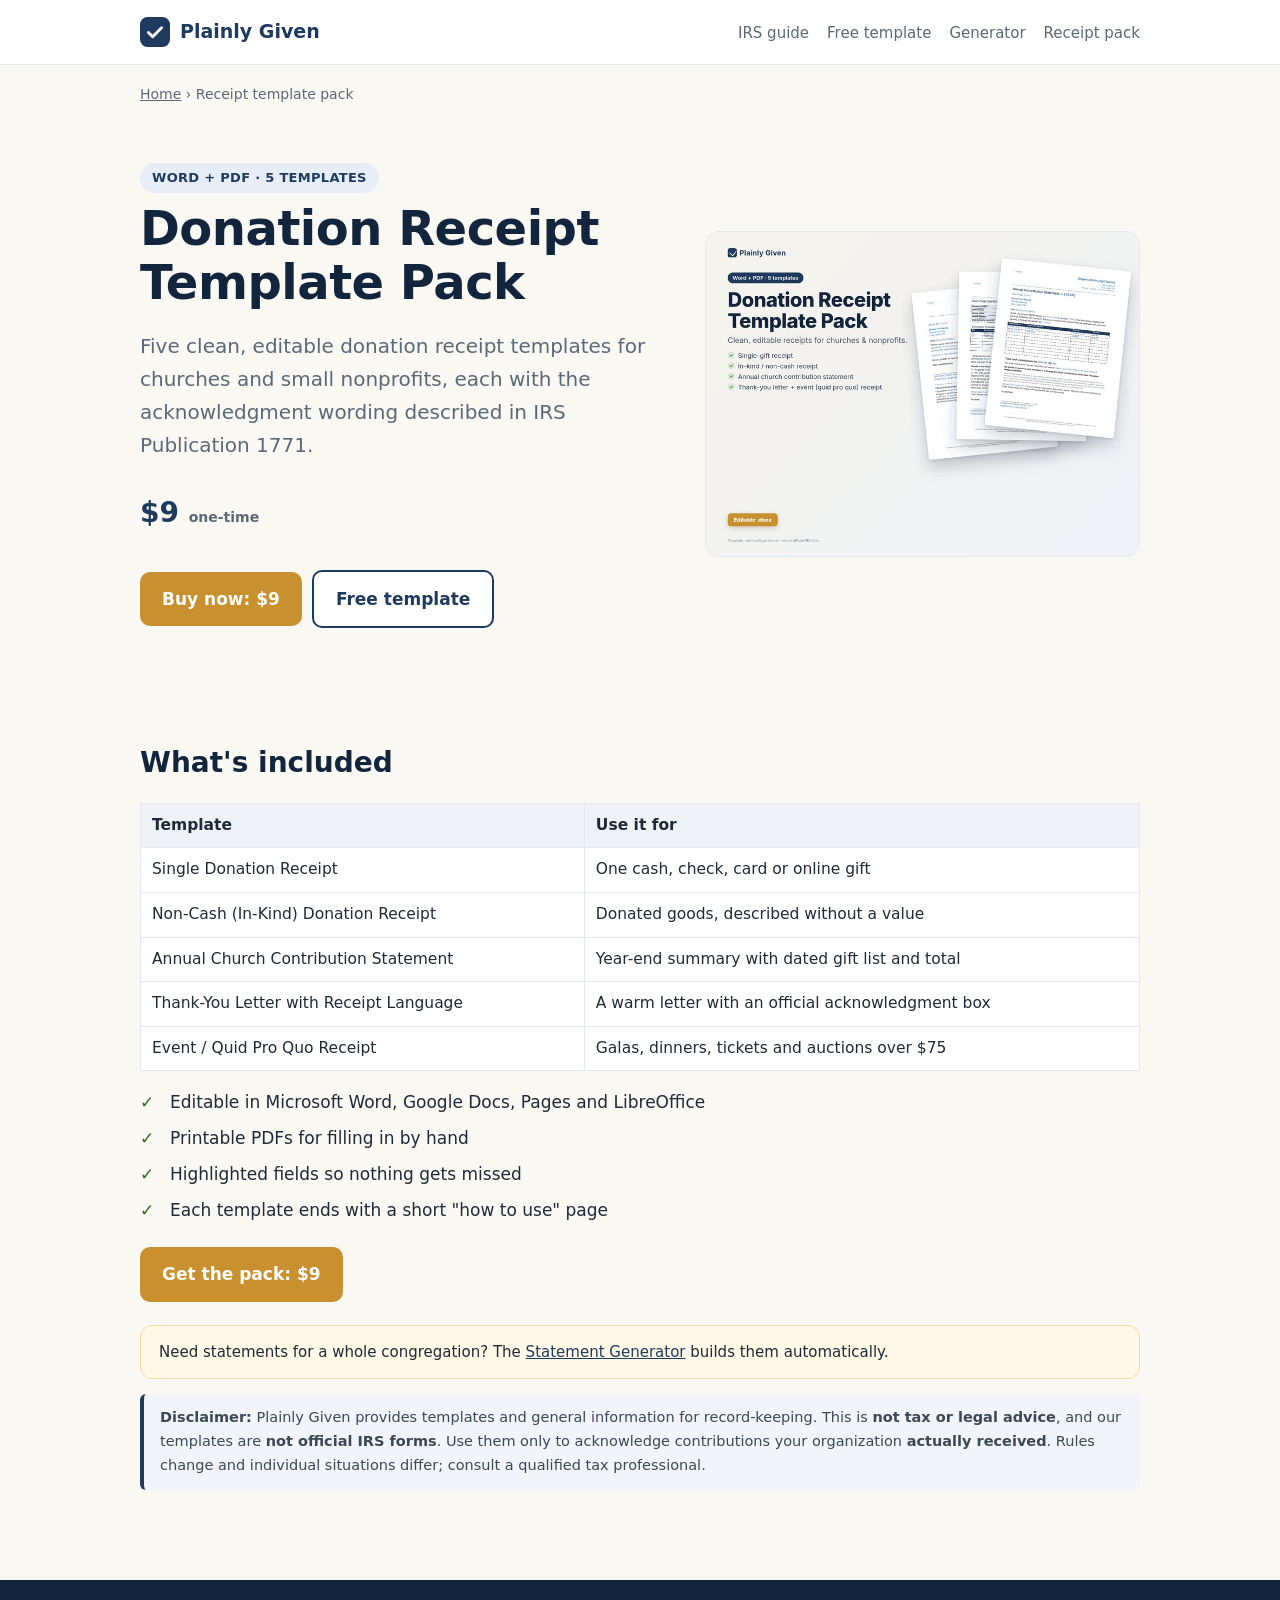
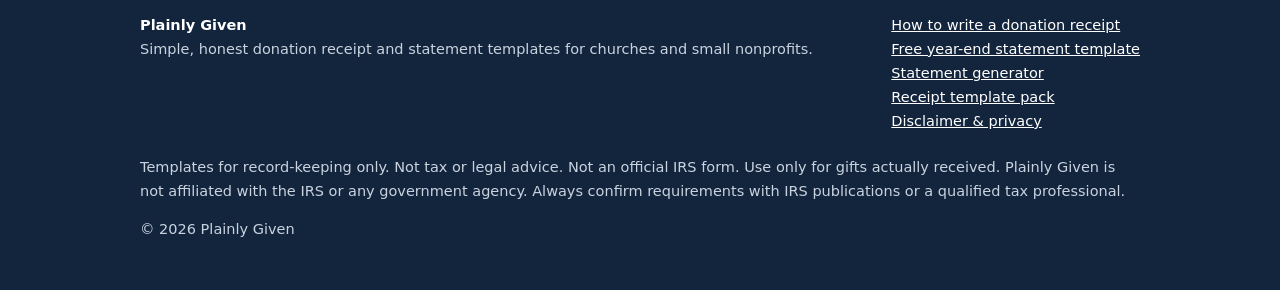
<file: donation-receipt-template-pack.html>
<!doctype html>
<html lang="en"><head>
<meta charset="utf-8"><meta name="viewport" content="width=device-width,initial-scale=1">
<title>Donation Receipt Templates for Churches & Nonprofits (Word + PDF) | Plainly Given</title>
<meta name="description" content="5 editable donation receipt templates: single gift, in-kind non-cash, annual church contribution statement, thank-you letter and quid pro quo event receipt.">
<link rel="canonical" href="https://spartan3055.github.io/plainly-given/donation-receipt-template-pack.html">
<meta name="robots" content="index,follow">
<meta property="og:type" content="website"><meta property="og:site_name" content="Plainly Given">
<meta property="og:title" content="Donation Receipt Templates for Churches & Nonprofits (Word + PDF) | Plainly Given"><meta property="og:description" content="5 editable donation receipt templates: single gift, in-kind non-cash, annual church contribution statement, thank-you letter and quid pro quo event receipt.">
<meta property="og:url" content="https://spartan3055.github.io/plainly-given/donation-receipt-template-pack.html"><meta property="og:image" content="https://spartan3055.github.io/plainly-given/img/receipt-pack-cover.jpg">
<meta name="twitter:card" content="summary_large_image">
<link rel="icon" href="favicon.svg" type="image/svg+xml">
<link rel="stylesheet" href="style.css">
<script type="application/ld+json">{"@context": "https://schema.org", "@type": "Product", "name": "Donation Receipt Template Pack", "image": "https://spartan3055.github.io/plainly-given/img/receipt-pack-cover.jpg", "description": "Five editable donation receipt templates (Word + PDF) for churches and nonprofits.", "brand": {"@type": "Brand", "name": "Plainly Given"}, "offers": {"@type": "Offer", "price": "9.00", "priceCurrency": "USD", "availability": "https://schema.org/InStock", "url": "https://spartan3055.github.io/plainly-given/donation-receipt-template-pack.html"}}</script>
</head><body>
<header class="site"><div class="wrap">
<a class="logo" href="./"><svg viewBox="0 0 32 32" aria-hidden="true"><rect width="32" height="32" rx="8" fill="#1f3a5f"/><path d="M9 16.5l4.5 4.5L23 11.5" stroke="#faf8f3" stroke-width="3.2" fill="none" stroke-linecap="round" stroke-linejoin="round"/></svg><span>Plainly Given</span></a>
<nav><a href="how-to-write-a-year-end-donation-receipt.html">IRS guide</a><a href="free-donation-statement-template.html">Free template</a><a href="donation-statement-generator.html">Generator</a><a href="donation-receipt-template-pack.html">Receipt pack</a></nav>
</div></header>
<div class="wrap breadcrumbs"><a href="./">Home</a> › Receipt template pack</div>
<main>
<section class="hero"><div class="wrap split">
<div><span class="kicker">Word + PDF · 5 templates</span><h1>Donation Receipt Template Pack</h1>
<p class="lead">Five clean, editable donation receipt templates for churches and small nonprofits, each with the acknowledgment wording described in IRS Publication 1771.</p>
<p class="price">$9 <span class="small">one-time</span></p>
<a class="btn gold" href="https://plainlygiven.gumroad.com/l/donation-receipt-templates" data-gumroad="pack">Buy now: $9</a><a class="btn alt" href="free-donation-statement-template.html">Free template</a></div>
<div><img src="img/receipt-pack-cover.jpg" width="800" height="600" alt="Five donation receipt templates fanned out" style="width:100%;height:auto;border-radius:14px;border:1px solid #e3e8ef"></div>
</div></section>
<section><div class="wrap">
<h2>What's included</h2>
<table><tr><th>Template</th><th>Use it for</th></tr>
<tr><td>Single Donation Receipt</td><td>One cash, check, card or online gift</td></tr>
<tr><td>Non-Cash (In-Kind) Donation Receipt</td><td>Donated goods, described without a value</td></tr>
<tr><td>Annual Church Contribution Statement</td><td>Year-end summary with dated gift list and total</td></tr>
<tr><td>Thank-You Letter with Receipt Language</td><td>A warm letter with an official acknowledgment box</td></tr>
<tr><td>Event / Quid Pro Quo Receipt</td><td>Galas, dinners, tickets and auctions over $75</td></tr></table>
<ul class="checks"><li>Editable in Microsoft Word, Google Docs, Pages and LibreOffice</li><li>Printable PDFs for filling in by hand</li><li>Highlighted fields so nothing gets missed</li><li>Each template ends with a short "how to use" page</li></ul>
<p><a class="btn gold" href="https://plainlygiven.gumroad.com/l/donation-receipt-templates" data-gumroad="pack">Get the pack: $9</a></p>
<div class="note">Need statements for a whole congregation? The <a href="donation-statement-generator.html">Statement Generator</a> builds them automatically.</div>
<p class="disc"><strong>Disclaimer:</strong> Plainly Given provides templates and general information for record-keeping. This is <strong>not tax or legal advice</strong>, and our templates are <strong>not official IRS forms</strong>. Use them only to acknowledge contributions your organization <strong>actually received</strong>. Rules change and individual situations differ; consult a qualified tax professional.</p>
</div></section></main>
<footer class="site"><div class="wrap">
<div class="cols">
<div><strong style="color:#fff">Plainly Given</strong><br>Simple, honest donation receipt and statement templates for churches and small nonprofits.</div>
<div><a href="how-to-write-a-year-end-donation-receipt.html">How to write a donation receipt</a><br><a href="free-donation-statement-template.html">Free year-end statement template</a><br><a href="donation-statement-generator.html">Statement generator</a><br><a href="donation-receipt-template-pack.html">Receipt template pack</a><br><a href="disclaimer.html">Disclaimer &amp; privacy</a></div>
</div>
<p style="margin-top:22px">Templates for record-keeping only. Not tax or legal advice. Not an official IRS form. Use only for gifts actually received. Plainly Given is not affiliated with the IRS or any government agency. Always confirm requirements with IRS publications or a qualified tax professional.</p>
<p>© 2026 Plainly Given</p>
</div></footer>
</body></html>
</file>
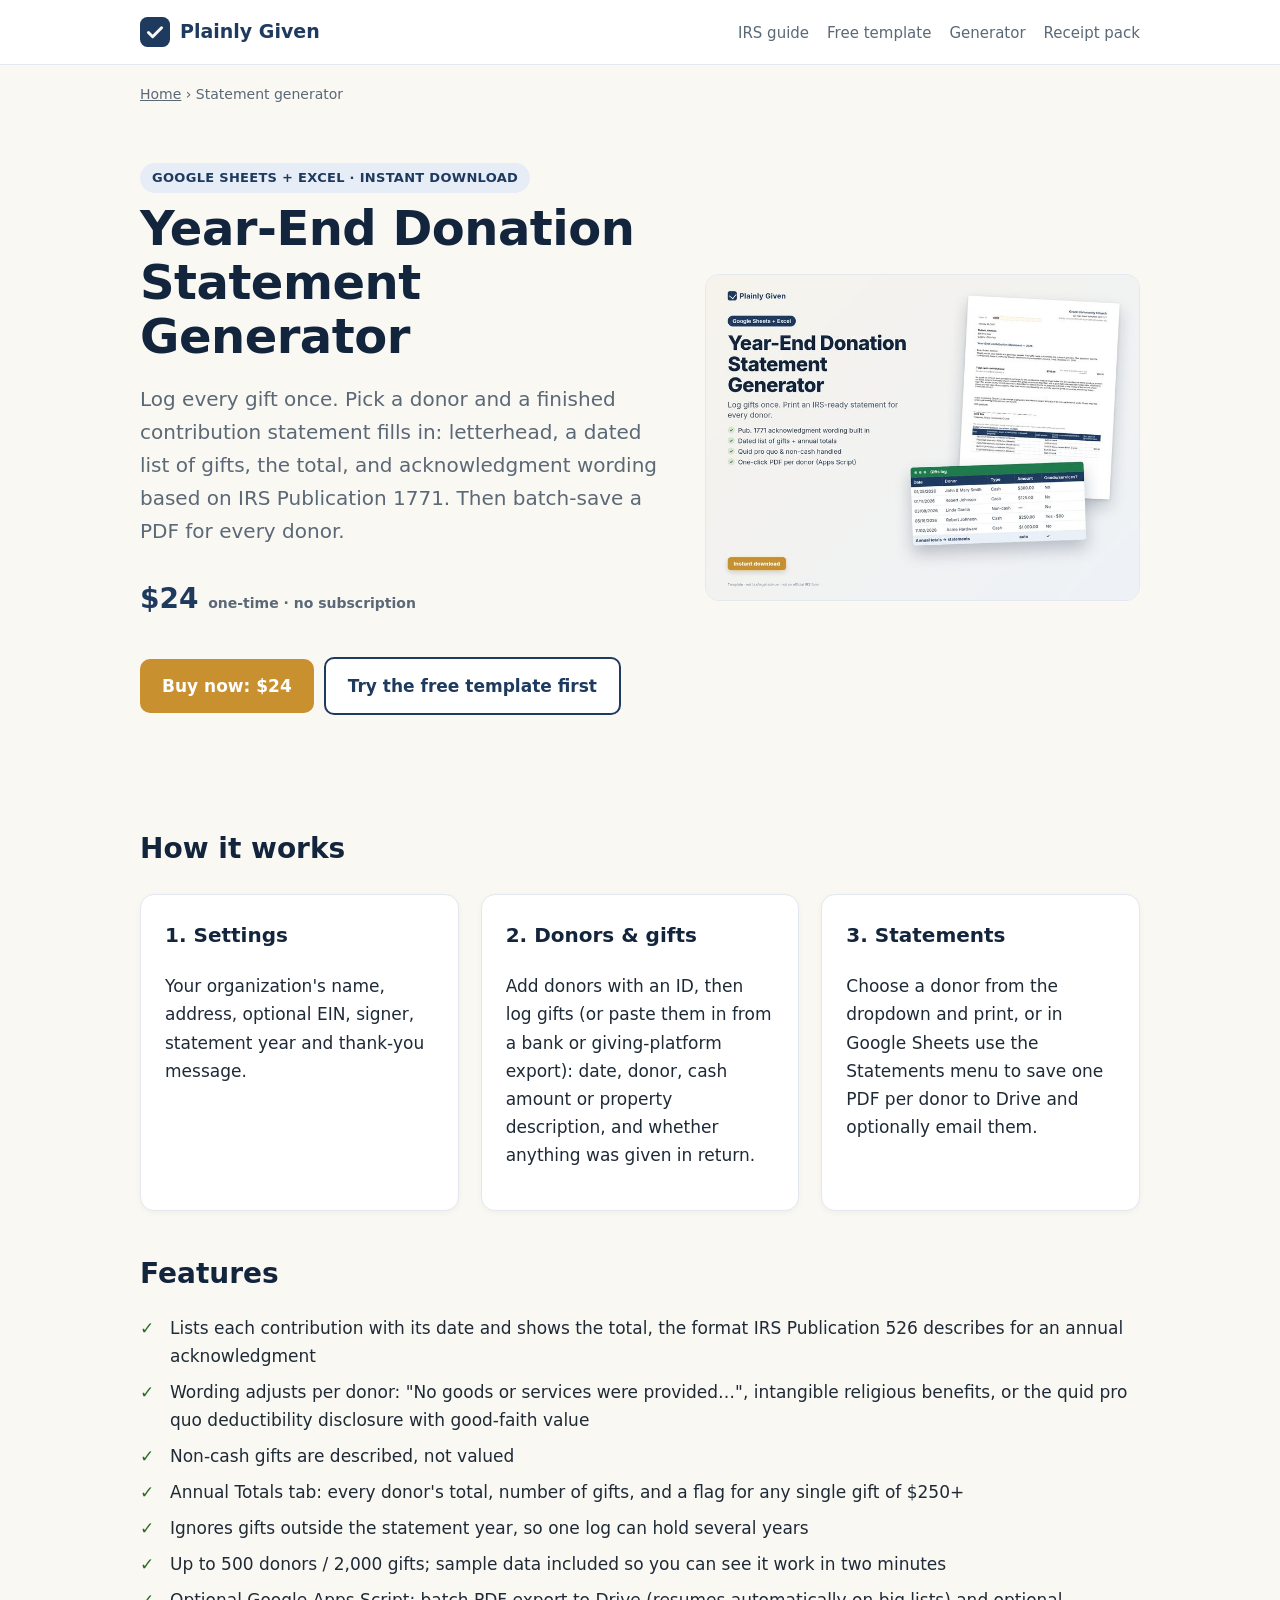
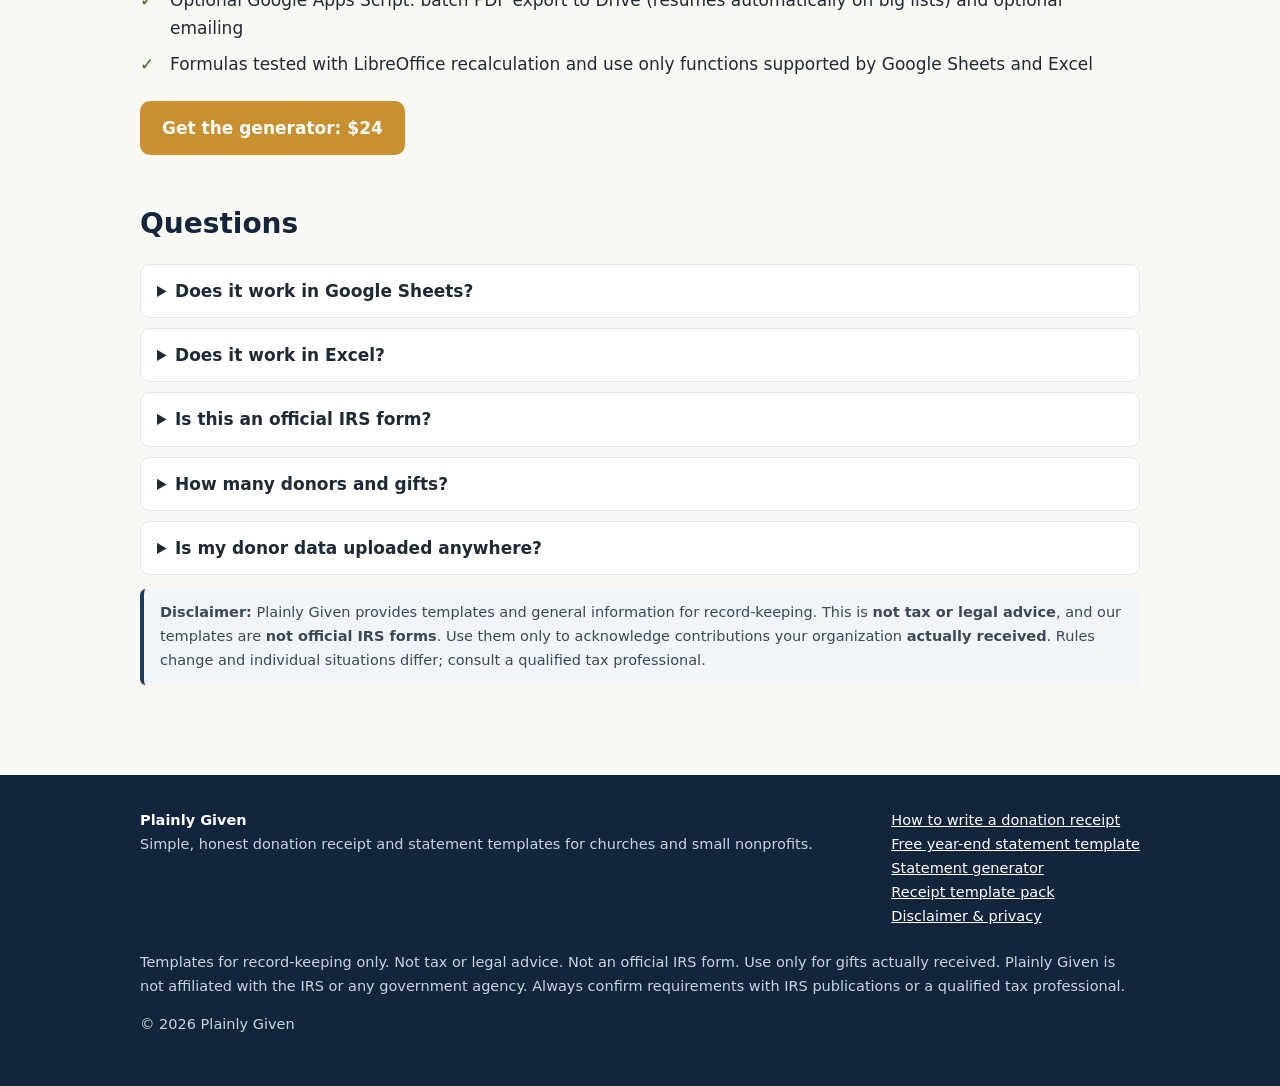
<file: donation-statement-generator.html>
<!doctype html>
<html lang="en"><head>
<meta charset="utf-8"><meta name="viewport" content="width=device-width,initial-scale=1">
<title>Year-End Donation Statement Generator for Google Sheets & Excel | Plainly Given</title>
<meta name="description" content="Create church contribution statements and year-end donation statements for every donor from one gift log. Google Sheets + Excel, IRS Pub. 1771 wording, batch PDF export.">
<link rel="canonical" href="https://spartan3055.github.io/plainly-given/donation-statement-generator.html">
<meta name="robots" content="index,follow">
<meta property="og:type" content="website"><meta property="og:site_name" content="Plainly Given">
<meta property="og:title" content="Year-End Donation Statement Generator for Google Sheets & Excel | Plainly Given"><meta property="og:description" content="Create church contribution statements and year-end donation statements for every donor from one gift log. Google Sheets + Excel, IRS Pub. 1771 wording, batch PDF export.">
<meta property="og:url" content="https://spartan3055.github.io/plainly-given/donation-statement-generator.html"><meta property="og:image" content="https://spartan3055.github.io/plainly-given/img/generator-cover.jpg">
<meta name="twitter:card" content="summary_large_image">
<link rel="icon" href="favicon.svg" type="image/svg+xml">
<link rel="stylesheet" href="style.css">
<script type="application/ld+json">{"@context": "https://schema.org", "@type": "Product", "name": "Year-End Donation Statement Generator", "image": "https://spartan3055.github.io/plainly-given/img/generator-cover.jpg", "description": "Google Sheets and Excel spreadsheet that creates year-end donation and church contribution statements for every donor.", "brand": {"@type": "Brand", "name": "Plainly Given"}, "offers": {"@type": "Offer", "price": "24.00", "priceCurrency": "USD", "availability": "https://schema.org/InStock", "url": "https://spartan3055.github.io/plainly-given/donation-statement-generator.html"}}</script><script type="application/ld+json">{"@context": "https://schema.org", "@type": "FAQPage", "mainEntity": [{"@type": "Question", "name": "Does it work in Google Sheets?", "acceptedAnswer": {"@type": "Answer", "text": "Yes. Upload the .xlsx to Google Drive, open it with Google Sheets and choose File > Save as Google Sheets. The one-click batch PDF script requires the Google Sheets version."}}, {"@type": "Question", "name": "Does it work in Excel?", "acceptedAnswer": {"@type": "Answer", "text": "Yes: Excel 2010 or newer on Windows or Mac, and LibreOffice. In Excel you choose a donor and print to PDF; the batch script is Google-only."}}, {"@type": "Question", "name": "Is this an official IRS form?", "acceptedAnswer": {"@type": "Answer", "text": "No. There is no official IRS form for donor acknowledgments. The template is built around the information IRS Publication 1771 lists. It's a record-keeping tool, not tax or legal advice."}}, {"@type": "Question", "name": "How many donors and gifts?", "acceptedAnswer": {"@type": "Answer", "text": "Up to 500 donors and 2,000 gift rows. Each statement lists up to 60 gifts, enough for weekly givers."}}, {"@type": "Question", "name": "Is my donor data uploaded anywhere?", "acceptedAnswer": {"@type": "Answer", "text": "No. The file lives in your own Google Drive or computer."}}]}</script>
</head><body>
<header class="site"><div class="wrap">
<a class="logo" href="./"><svg viewBox="0 0 32 32" aria-hidden="true"><rect width="32" height="32" rx="8" fill="#1f3a5f"/><path d="M9 16.5l4.5 4.5L23 11.5" stroke="#faf8f3" stroke-width="3.2" fill="none" stroke-linecap="round" stroke-linejoin="round"/></svg><span>Plainly Given</span></a>
<nav><a href="how-to-write-a-year-end-donation-receipt.html">IRS guide</a><a href="free-donation-statement-template.html">Free template</a><a href="donation-statement-generator.html">Generator</a><a href="donation-receipt-template-pack.html">Receipt pack</a></nav>
</div></header>
<div class="wrap breadcrumbs"><a href="./">Home</a> › Statement generator</div>
<main>
<section class="hero"><div class="wrap split">
<div><span class="kicker">Google Sheets + Excel · Instant download</span><h1>Year-End Donation Statement Generator</h1>
<p class="lead">Log every gift once. Pick a donor and a finished contribution statement fills in: letterhead, a dated list of gifts, the total, and acknowledgment wording based on IRS Publication 1771. Then batch-save a PDF for every donor.</p>
<p class="price">$24 <span class="small">one-time · no subscription</span></p>
<a class="btn gold" href="https://plainlygiven.gumroad.com/l/donation-statement-generator" data-gumroad="generator">Buy now: $24</a><a class="btn alt" href="free-donation-statement-template.html">Try the free template first</a></div>
<div><img src="img/generator-cover.jpg" width="800" height="600" alt="Donation statement generator showing a gift log and an auto-filled contribution statement" style="width:100%;height:auto;border-radius:14px;border:1px solid #e3e8ef"></div>
</div></section>
<section><div class="wrap">
<h2>How it works</h2>
<div class="grid">
<div class="card"><h3>1. Settings</h3><p>Your organization's name, address, optional EIN, signer, statement year and thank-you message.</p></div>
<div class="card"><h3>2. Donors &amp; gifts</h3><p>Add donors with an ID, then log gifts (or paste them in from a bank or giving-platform export): date, donor, cash amount or property description, and whether anything was given in return.</p></div>
<div class="card"><h3>3. Statements</h3><p>Choose a donor from the dropdown and print, or in Google Sheets use the Statements menu to save one PDF per donor to Drive and optionally email them.</p></div>
</div>
<h2>Features</h2>
<ul class="checks">
<li>Lists each contribution with its date and shows the total, the format IRS Publication 526 describes for an annual acknowledgment</li>
<li>Wording adjusts per donor: "No goods or services were provided…", intangible religious benefits, or the quid pro quo deductibility disclosure with good-faith value</li>
<li>Non-cash gifts are described, not valued</li>
<li>Annual Totals tab: every donor's total, number of gifts, and a flag for any single gift of $250+</li>
<li>Ignores gifts outside the statement year, so one log can hold several years</li>
<li>Up to 500 donors / 2,000 gifts; sample data included so you can see it work in two minutes</li>
<li>Optional Google Apps Script: batch PDF export to Drive (resumes automatically on big lists) and optional emailing</li>
<li>Formulas tested with LibreOffice recalculation and use only functions supported by Google Sheets and Excel</li>
</ul>
<p><a class="btn gold" href="https://plainlygiven.gumroad.com/l/donation-statement-generator" data-gumroad="generator">Get the generator: $24</a></p>
<h2>Questions</h2>
<details><summary>Does it work in Google Sheets?</summary><p>Yes. Upload the .xlsx to Google Drive, open it with Google Sheets and choose File > Save as Google Sheets. The one-click batch PDF script requires the Google Sheets version.</p></details><details><summary>Does it work in Excel?</summary><p>Yes: Excel 2010 or newer on Windows or Mac, and LibreOffice. In Excel you choose a donor and print to PDF; the batch script is Google-only.</p></details><details><summary>Is this an official IRS form?</summary><p>No. There is no official IRS form for donor acknowledgments. The template is built around the information IRS Publication 1771 lists. It's a record-keeping tool, not tax or legal advice.</p></details><details><summary>How many donors and gifts?</summary><p>Up to 500 donors and 2,000 gift rows. Each statement lists up to 60 gifts, enough for weekly givers.</p></details><details><summary>Is my donor data uploaded anywhere?</summary><p>No. The file lives in your own Google Drive or computer.</p></details>
<p class="disc"><strong>Disclaimer:</strong> Plainly Given provides templates and general information for record-keeping. This is <strong>not tax or legal advice</strong>, and our templates are <strong>not official IRS forms</strong>. Use them only to acknowledge contributions your organization <strong>actually received</strong>. Rules change and individual situations differ; consult a qualified tax professional.</p>
</div></section></main>
<footer class="site"><div class="wrap">
<div class="cols">
<div><strong style="color:#fff">Plainly Given</strong><br>Simple, honest donation receipt and statement templates for churches and small nonprofits.</div>
<div><a href="how-to-write-a-year-end-donation-receipt.html">How to write a donation receipt</a><br><a href="free-donation-statement-template.html">Free year-end statement template</a><br><a href="donation-statement-generator.html">Statement generator</a><br><a href="donation-receipt-template-pack.html">Receipt template pack</a><br><a href="disclaimer.html">Disclaimer &amp; privacy</a></div>
</div>
<p style="margin-top:22px">Templates for record-keeping only. Not tax or legal advice. Not an official IRS form. Use only for gifts actually received. Plainly Given is not affiliated with the IRS or any government agency. Always confirm requirements with IRS publications or a qualified tax professional.</p>
<p>© 2026 Plainly Given</p>
</div></footer>
</body></html>
</file>
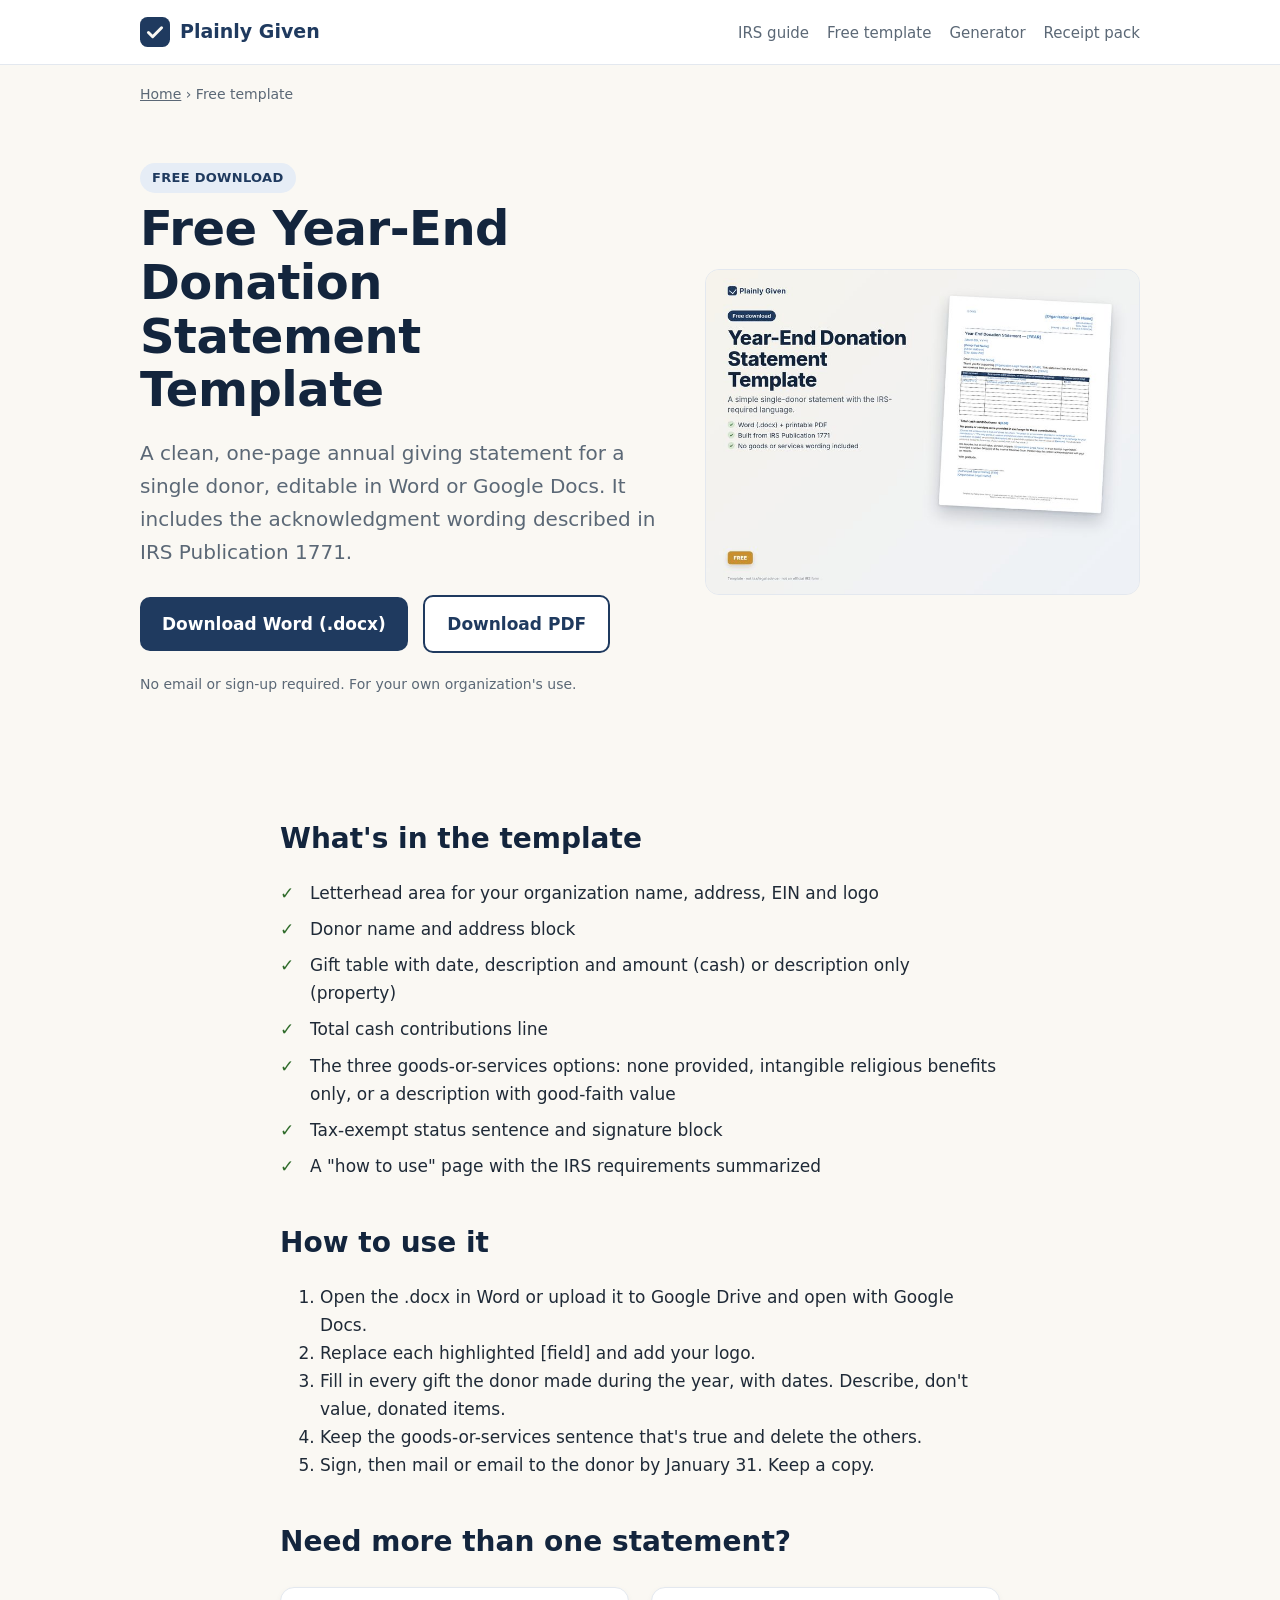
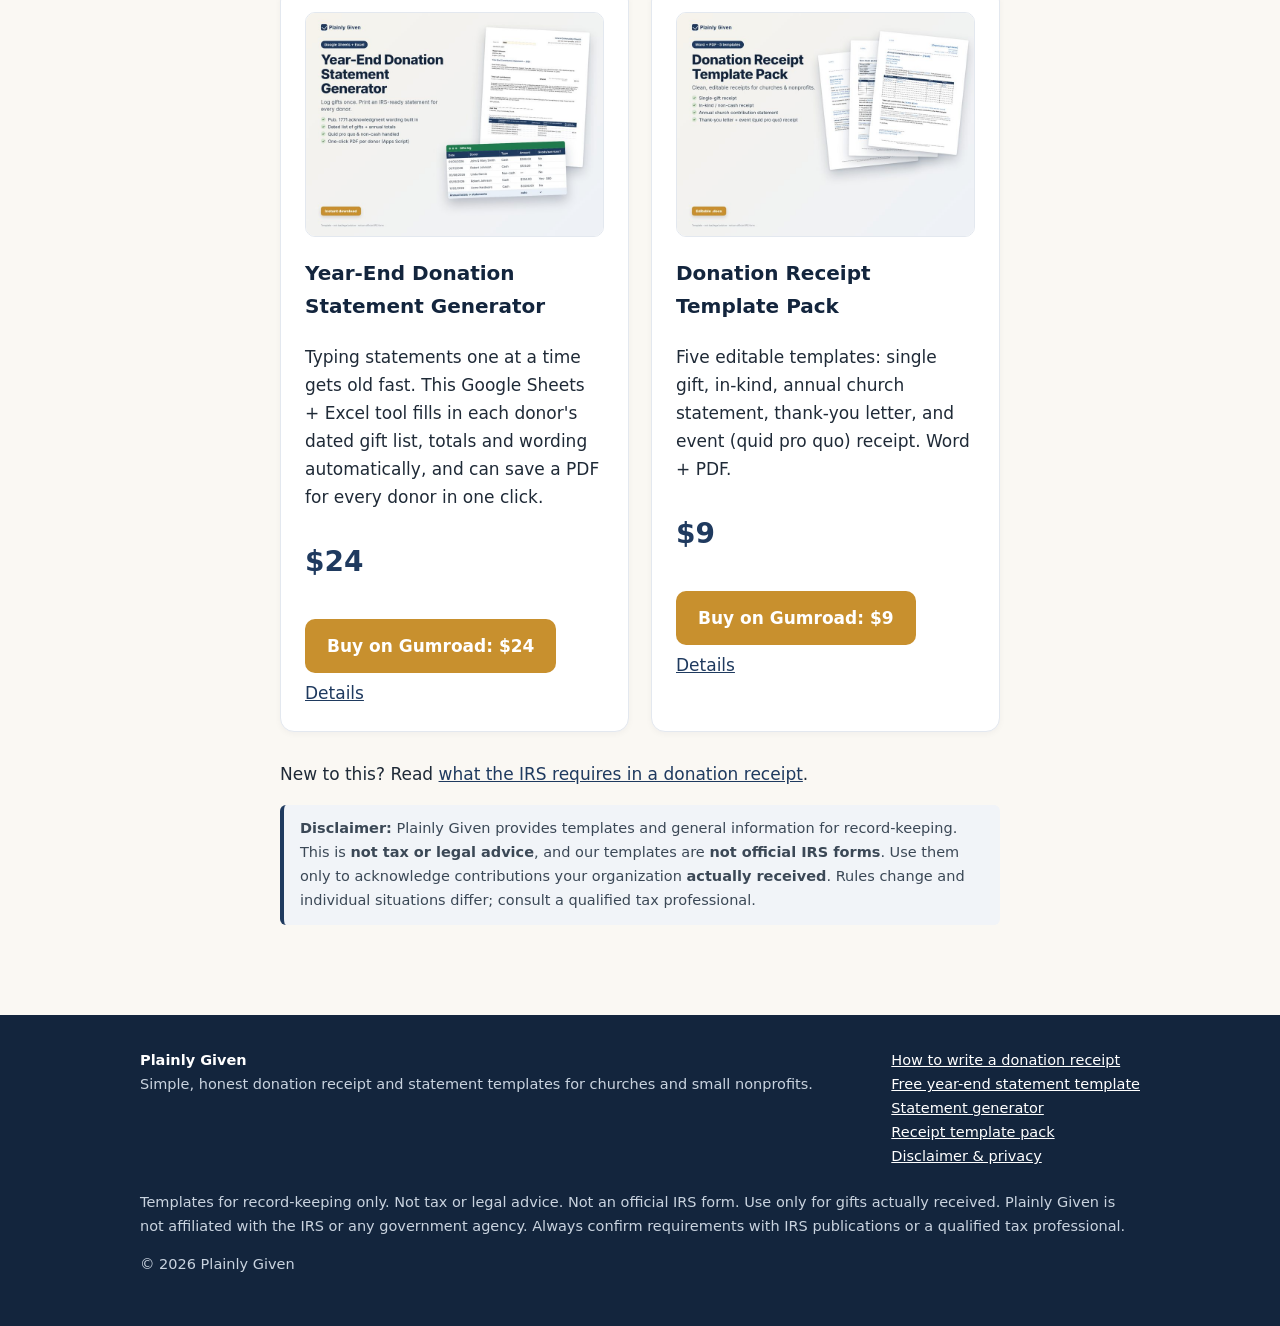
<file: free-donation-statement-template.html>
<!doctype html>
<html lang="en"><head>
<meta charset="utf-8"><meta name="viewport" content="width=device-width,initial-scale=1">
<title>Free Year-End Donation Statement Template (Word + PDF) | Plainly Given</title>
<meta name="description" content="Download a free year-end donation statement template for churches and nonprofits in Word and PDF, with the 'no goods or services were provided' wording from IRS Pub. 1771.">
<link rel="canonical" href="https://spartan3055.github.io/plainly-given/free-donation-statement-template.html">
<meta name="robots" content="index,follow">
<meta property="og:type" content="website"><meta property="og:site_name" content="Plainly Given">
<meta property="og:title" content="Free Year-End Donation Statement Template (Word + PDF) | Plainly Given"><meta property="og:description" content="Download a free year-end donation statement template for churches and nonprofits in Word and PDF, with the 'no goods or services were provided' wording from IRS Pub. 1771.">
<meta property="og:url" content="https://spartan3055.github.io/plainly-given/free-donation-statement-template.html"><meta property="og:image" content="https://spartan3055.github.io/plainly-given/img/free-template-cover.jpg">
<meta name="twitter:card" content="summary_large_image">
<link rel="icon" href="favicon.svg" type="image/svg+xml">
<link rel="stylesheet" href="style.css">
<script type="application/ld+json">{"@context": "https://schema.org", "@type": "CreativeWork", "name": "Free Year-End Donation Statement Template", "isAccessibleForFree": true, "url": "https://spartan3055.github.io/plainly-given/free-donation-statement-template.html"}</script>
</head><body>
<header class="site"><div class="wrap">
<a class="logo" href="./"><svg viewBox="0 0 32 32" aria-hidden="true"><rect width="32" height="32" rx="8" fill="#1f3a5f"/><path d="M9 16.5l4.5 4.5L23 11.5" stroke="#faf8f3" stroke-width="3.2" fill="none" stroke-linecap="round" stroke-linejoin="round"/></svg><span>Plainly Given</span></a>
<nav><a href="how-to-write-a-year-end-donation-receipt.html">IRS guide</a><a href="free-donation-statement-template.html">Free template</a><a href="donation-statement-generator.html">Generator</a><a href="donation-receipt-template-pack.html">Receipt pack</a></nav>
</div></header>
<div class="wrap breadcrumbs"><a href="./">Home</a> › Free template</div>
<main>
<section class="hero"><div class="wrap split">
<div><span class="kicker">Free download</span><h1>Free Year-End Donation Statement Template</h1>
<p class="lead">A clean, one-page annual giving statement for a single donor, editable in Word or Google Docs. It includes the acknowledgment wording described in IRS Publication 1771.</p>
<a class="btn" href="downloads/Free-Year-End-Donation-Statement-Template.docx" download>Download Word (.docx)</a>
<a class="btn alt" href="downloads/Free-Year-End-Donation-Statement-Template.pdf" download>Download PDF</a>
<p class="small">No email or sign-up required. For your own organization's use.</p></div>
<div><img src="img/free-template-cover.jpg" width="800" height="600" alt="Free year-end donation statement template preview" style="width:100%;height:auto;border-radius:14px;border:1px solid #e3e8ef"></div>
</div></section>
<section><div class="wrap narrow">
<h2>What's in the template</h2>
<ul class="checks"><li>Letterhead area for your organization name, address, EIN and logo</li><li>Donor name and address block</li><li>Gift table with date, description and amount (cash) or description only (property)</li><li>Total cash contributions line</li><li>The three goods-or-services options: none provided, intangible religious benefits only, or a description with good-faith value</li><li>Tax-exempt status sentence and signature block</li><li>A "how to use" page with the IRS requirements summarized</li></ul>
<h2>How to use it</h2>
<ol><li>Open the .docx in Word or upload it to Google Drive and open with Google Docs.</li><li>Replace each highlighted [field] and add your logo.</li><li>Fill in every gift the donor made during the year, with dates. Describe, don't value, donated items.</li><li>Keep the goods-or-services sentence that's true and delete the others.</li><li>Sign, then mail or email to the donor by January 31. Keep a copy.</li></ol>
<h2>Need more than one statement?</h2>
<div class="grid">
<div class="card"><img src="img/generator-cover.jpg" width="800" height="600" alt="Year-End Donation Statement Generator" loading="lazy"><h3>Year-End Donation Statement Generator</h3><p>Typing statements one at a time gets old fast. This Google Sheets + Excel tool fills in each donor's dated gift list, totals and wording automatically, and can save a PDF for every donor in one click.</p><p class="price">$24</p><a class="btn gold" href="https://plainlygiven.gumroad.com/l/donation-statement-generator" data-gumroad="generator">Buy on Gumroad: $24</a> <a href="donation-statement-generator.html">Details</a></div>
<div class="card"><img src="img/receipt-pack-cover.jpg" width="800" height="600" alt="Donation Receipt Template Pack" loading="lazy"><h3>Donation Receipt Template Pack</h3><p>Five editable templates: single gift, in-kind, annual church statement, thank-you letter, and event (quid pro quo) receipt. Word + PDF.</p><p class="price">$9</p><a class="btn gold" href="https://plainlygiven.gumroad.com/l/donation-receipt-templates" data-gumroad="pack">Buy on Gumroad: $9</a> <a href="donation-receipt-template-pack.html">Details</a></div>
</div>
<p>New to this? Read <a href="how-to-write-a-year-end-donation-receipt.html">what the IRS requires in a donation receipt</a>.</p>
<p class="disc"><strong>Disclaimer:</strong> Plainly Given provides templates and general information for record-keeping. This is <strong>not tax or legal advice</strong>, and our templates are <strong>not official IRS forms</strong>. Use them only to acknowledge contributions your organization <strong>actually received</strong>. Rules change and individual situations differ; consult a qualified tax professional.</p>
</div></section></main>
<footer class="site"><div class="wrap">
<div class="cols">
<div><strong style="color:#fff">Plainly Given</strong><br>Simple, honest donation receipt and statement templates for churches and small nonprofits.</div>
<div><a href="how-to-write-a-year-end-donation-receipt.html">How to write a donation receipt</a><br><a href="free-donation-statement-template.html">Free year-end statement template</a><br><a href="donation-statement-generator.html">Statement generator</a><br><a href="donation-receipt-template-pack.html">Receipt template pack</a><br><a href="disclaimer.html">Disclaimer &amp; privacy</a></div>
</div>
<p style="margin-top:22px">Templates for record-keeping only. Not tax or legal advice. Not an official IRS form. Use only for gifts actually received. Plainly Given is not affiliated with the IRS or any government agency. Always confirm requirements with IRS publications or a qualified tax professional.</p>
<p>© 2026 Plainly Given</p>
</div></footer>
</body></html>
</file>
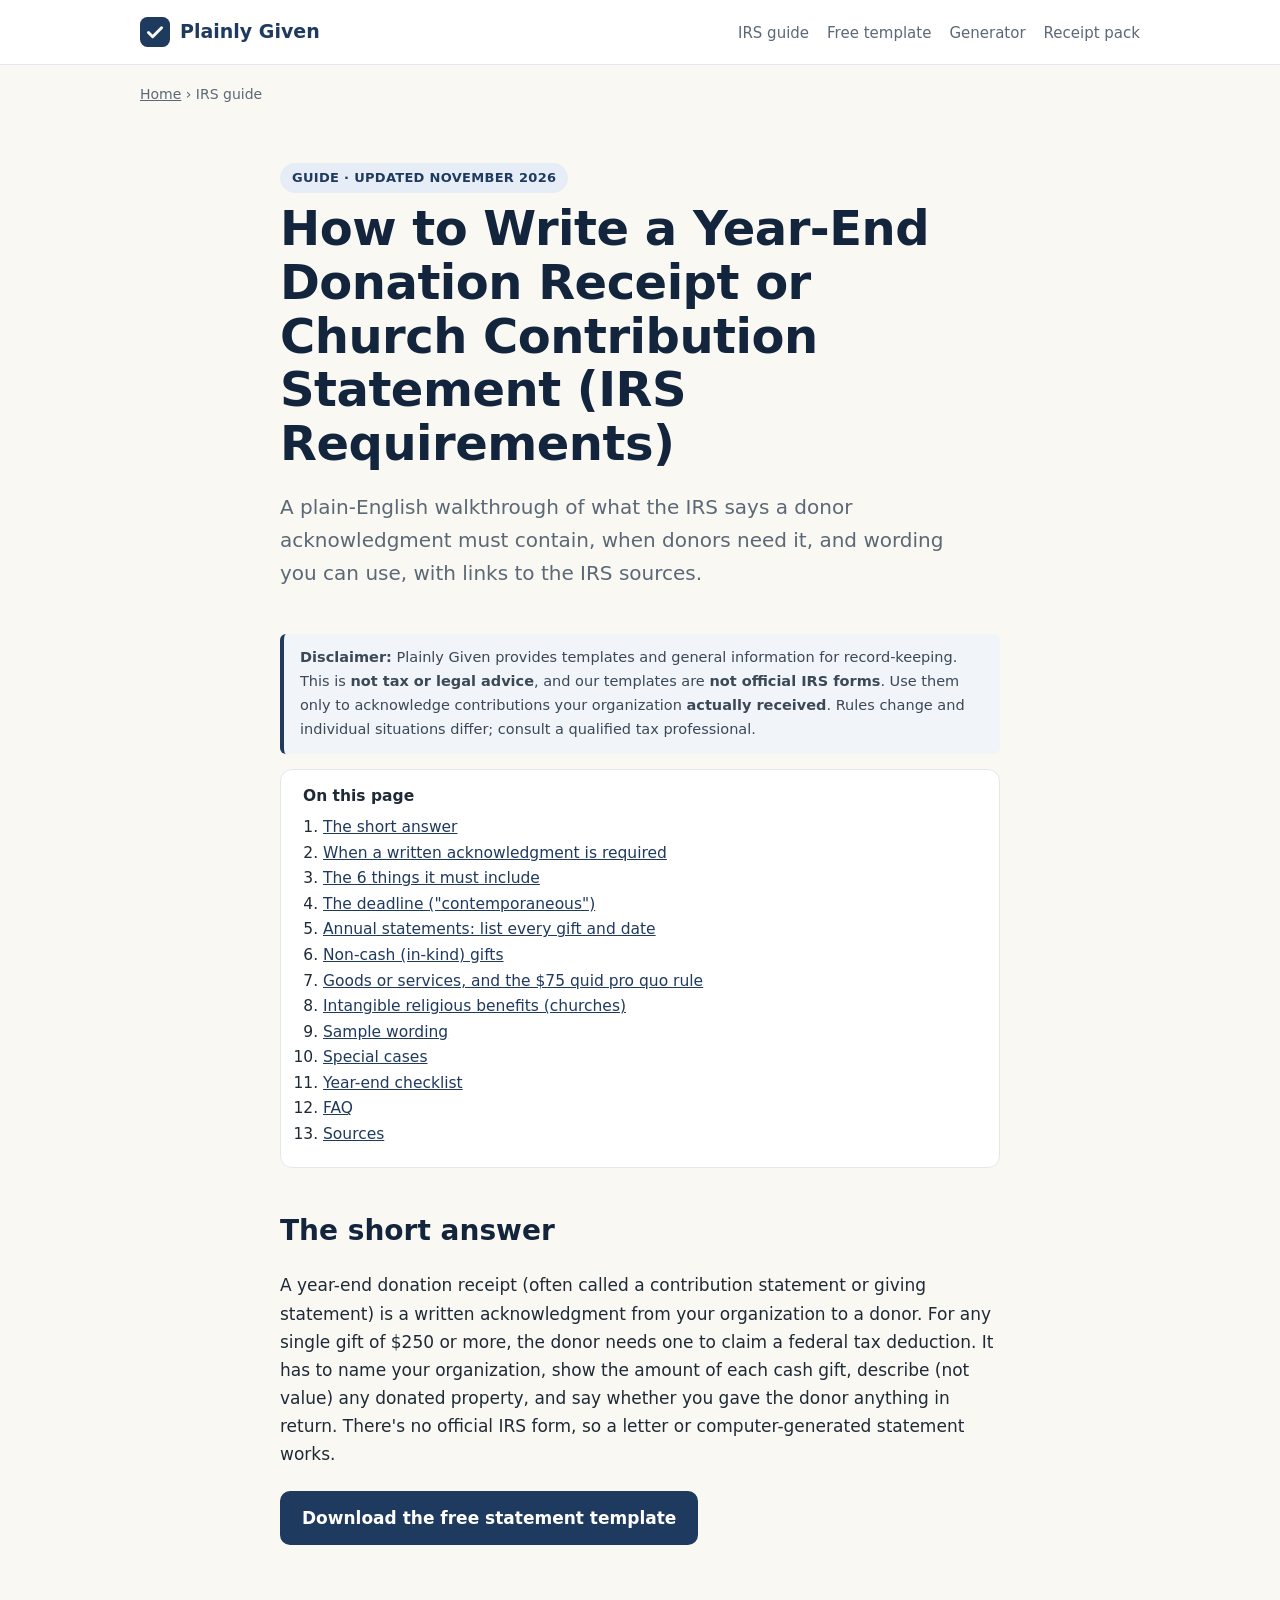
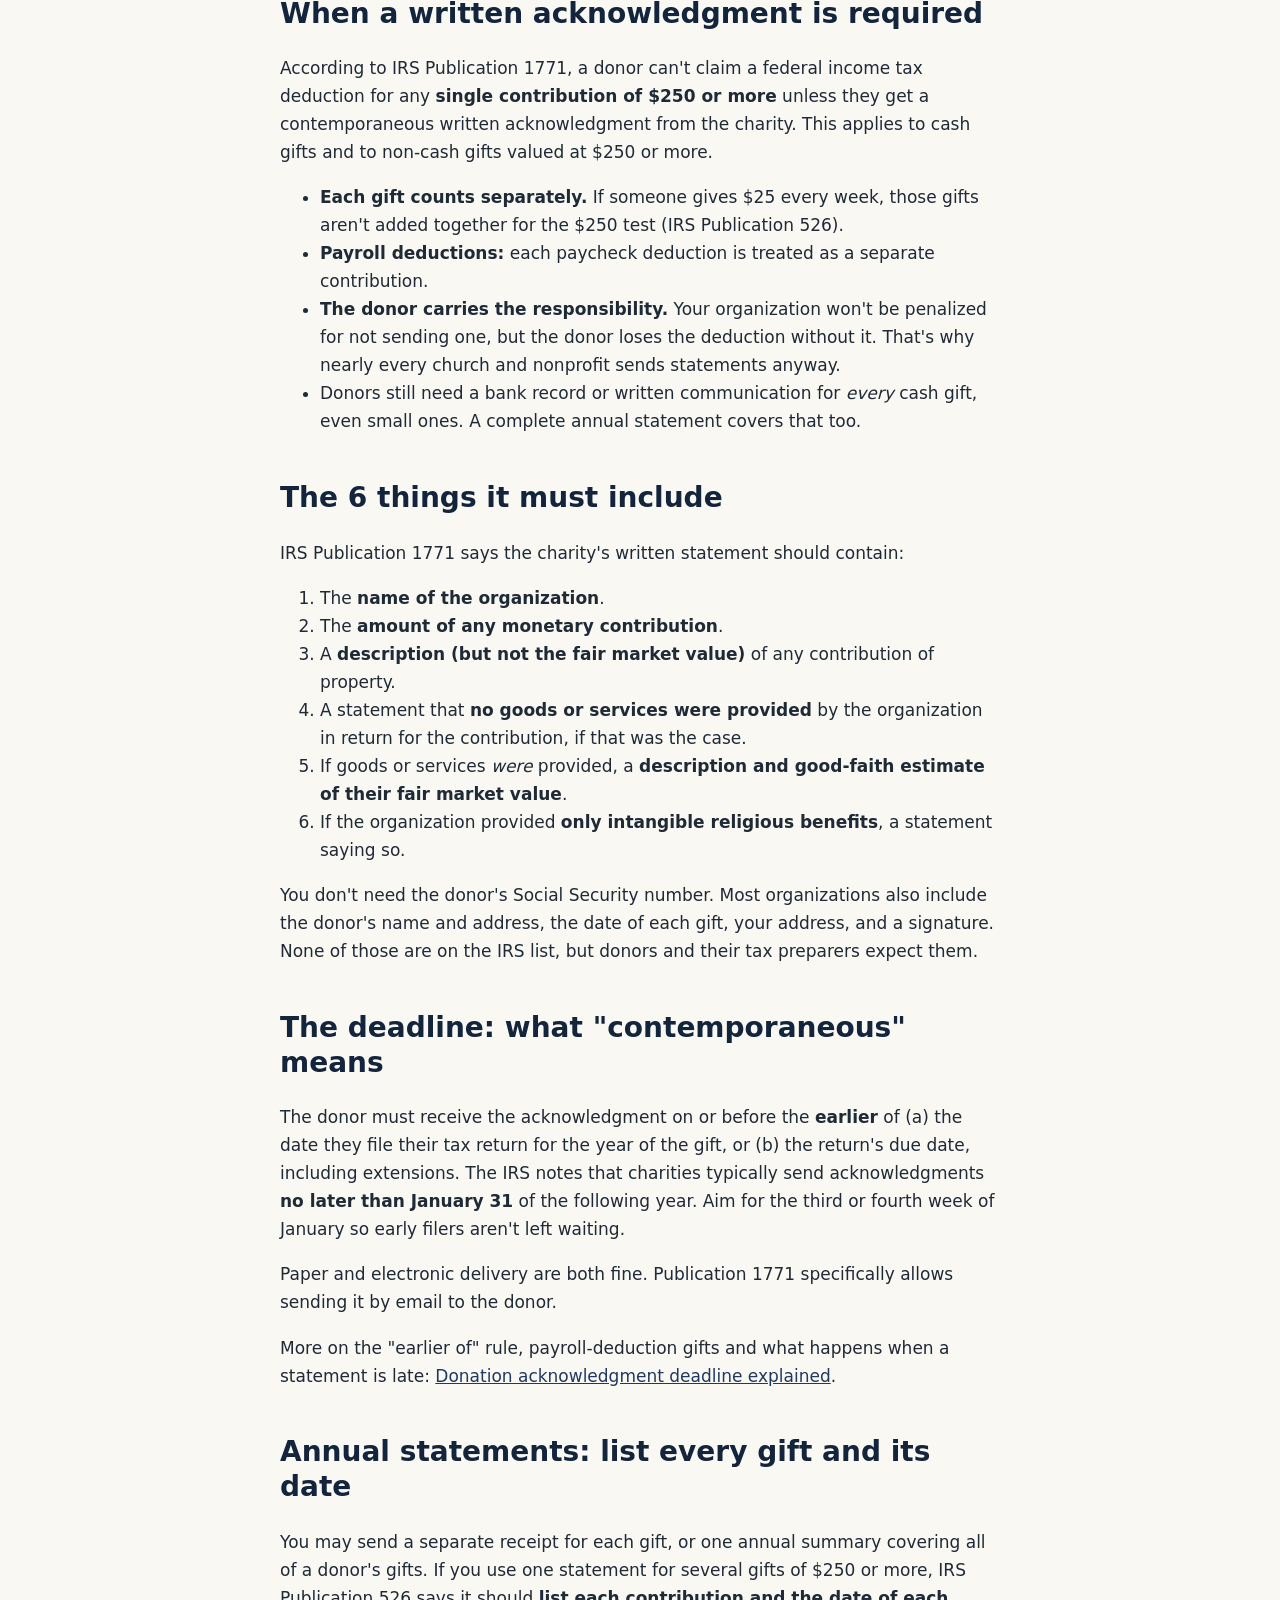
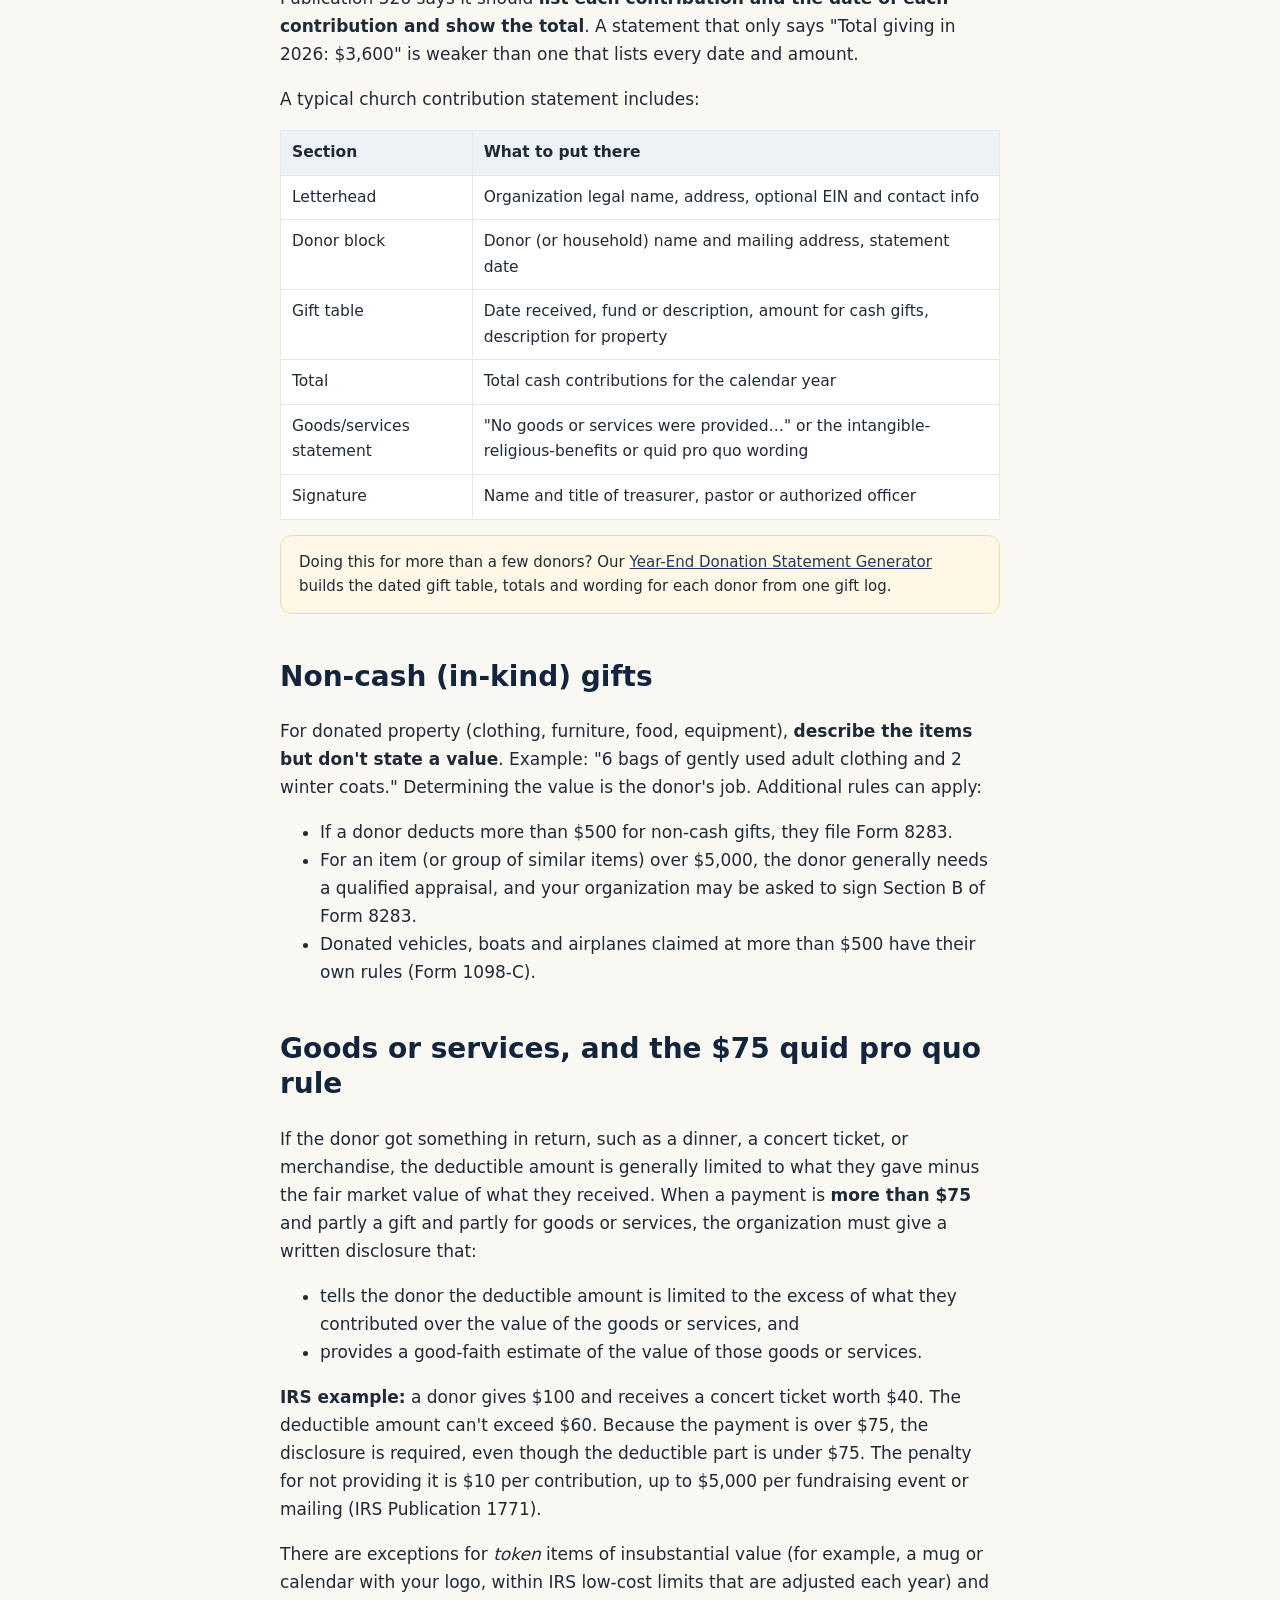
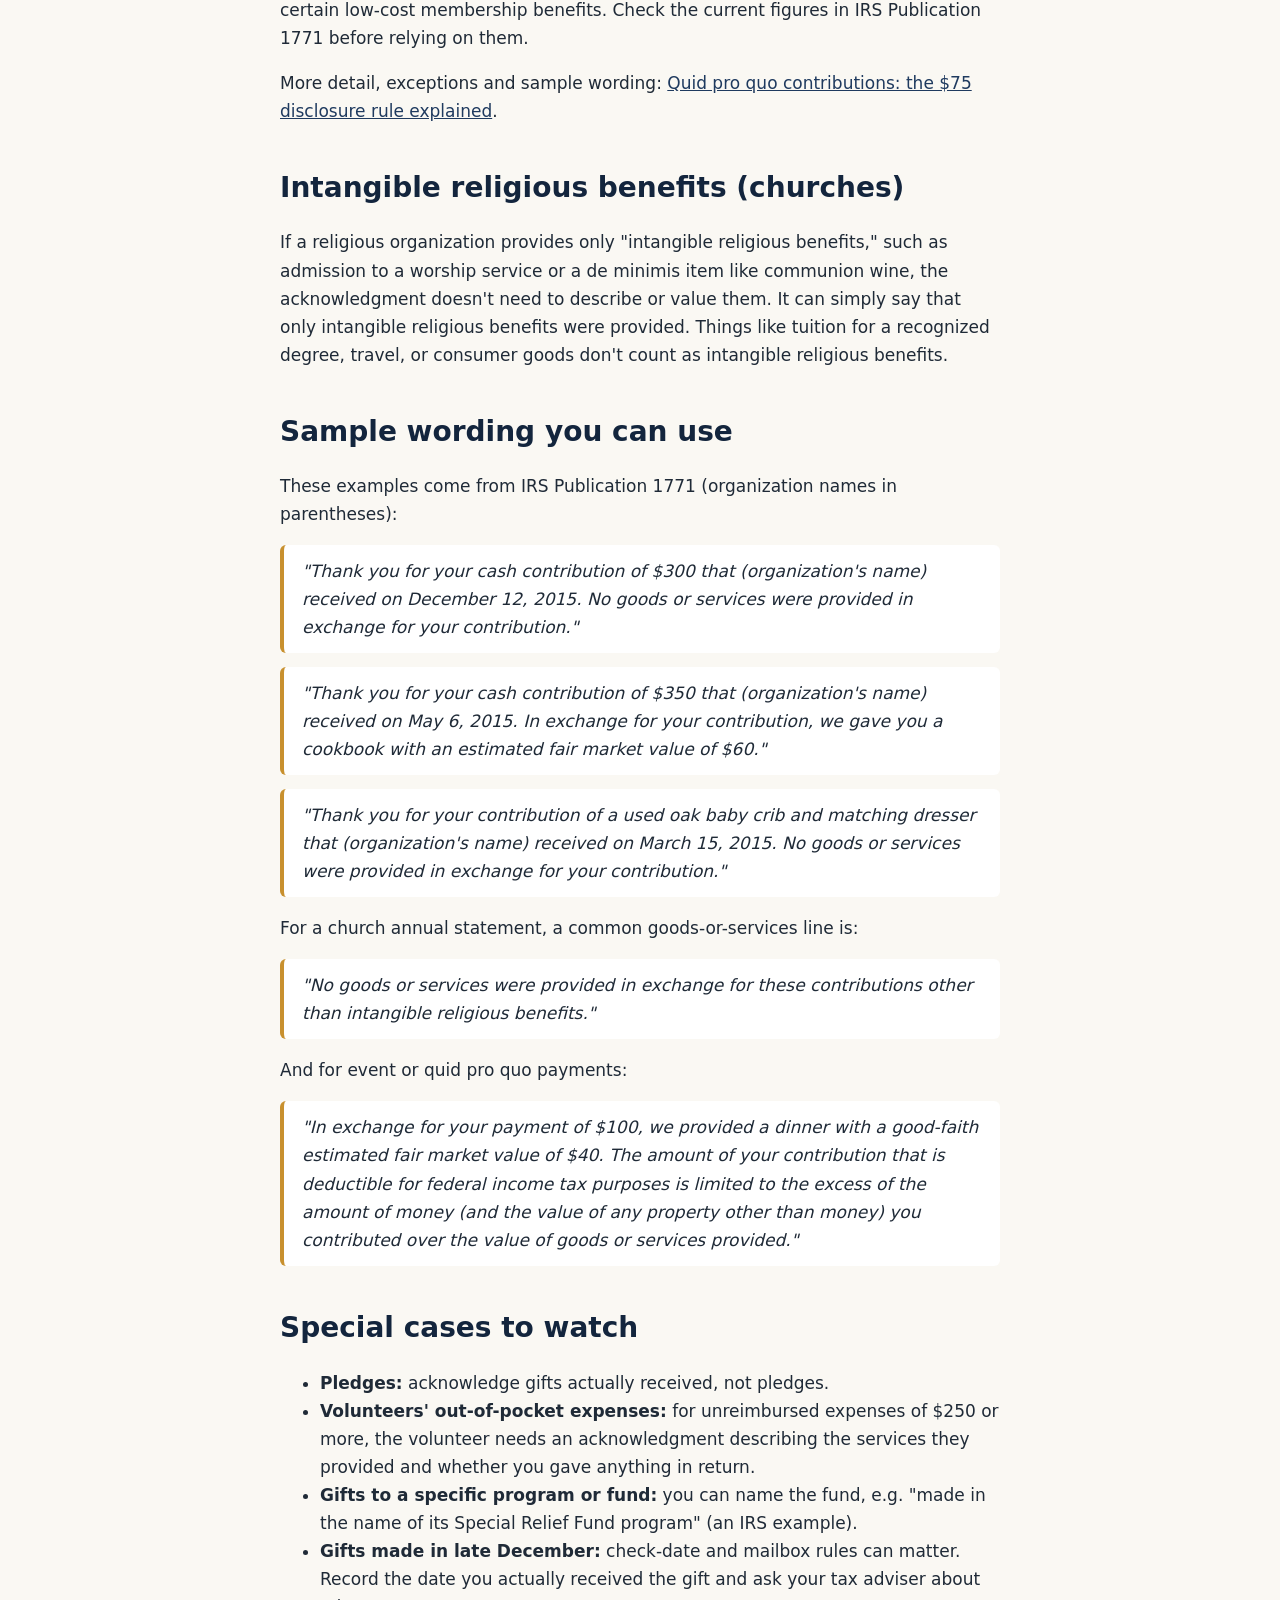
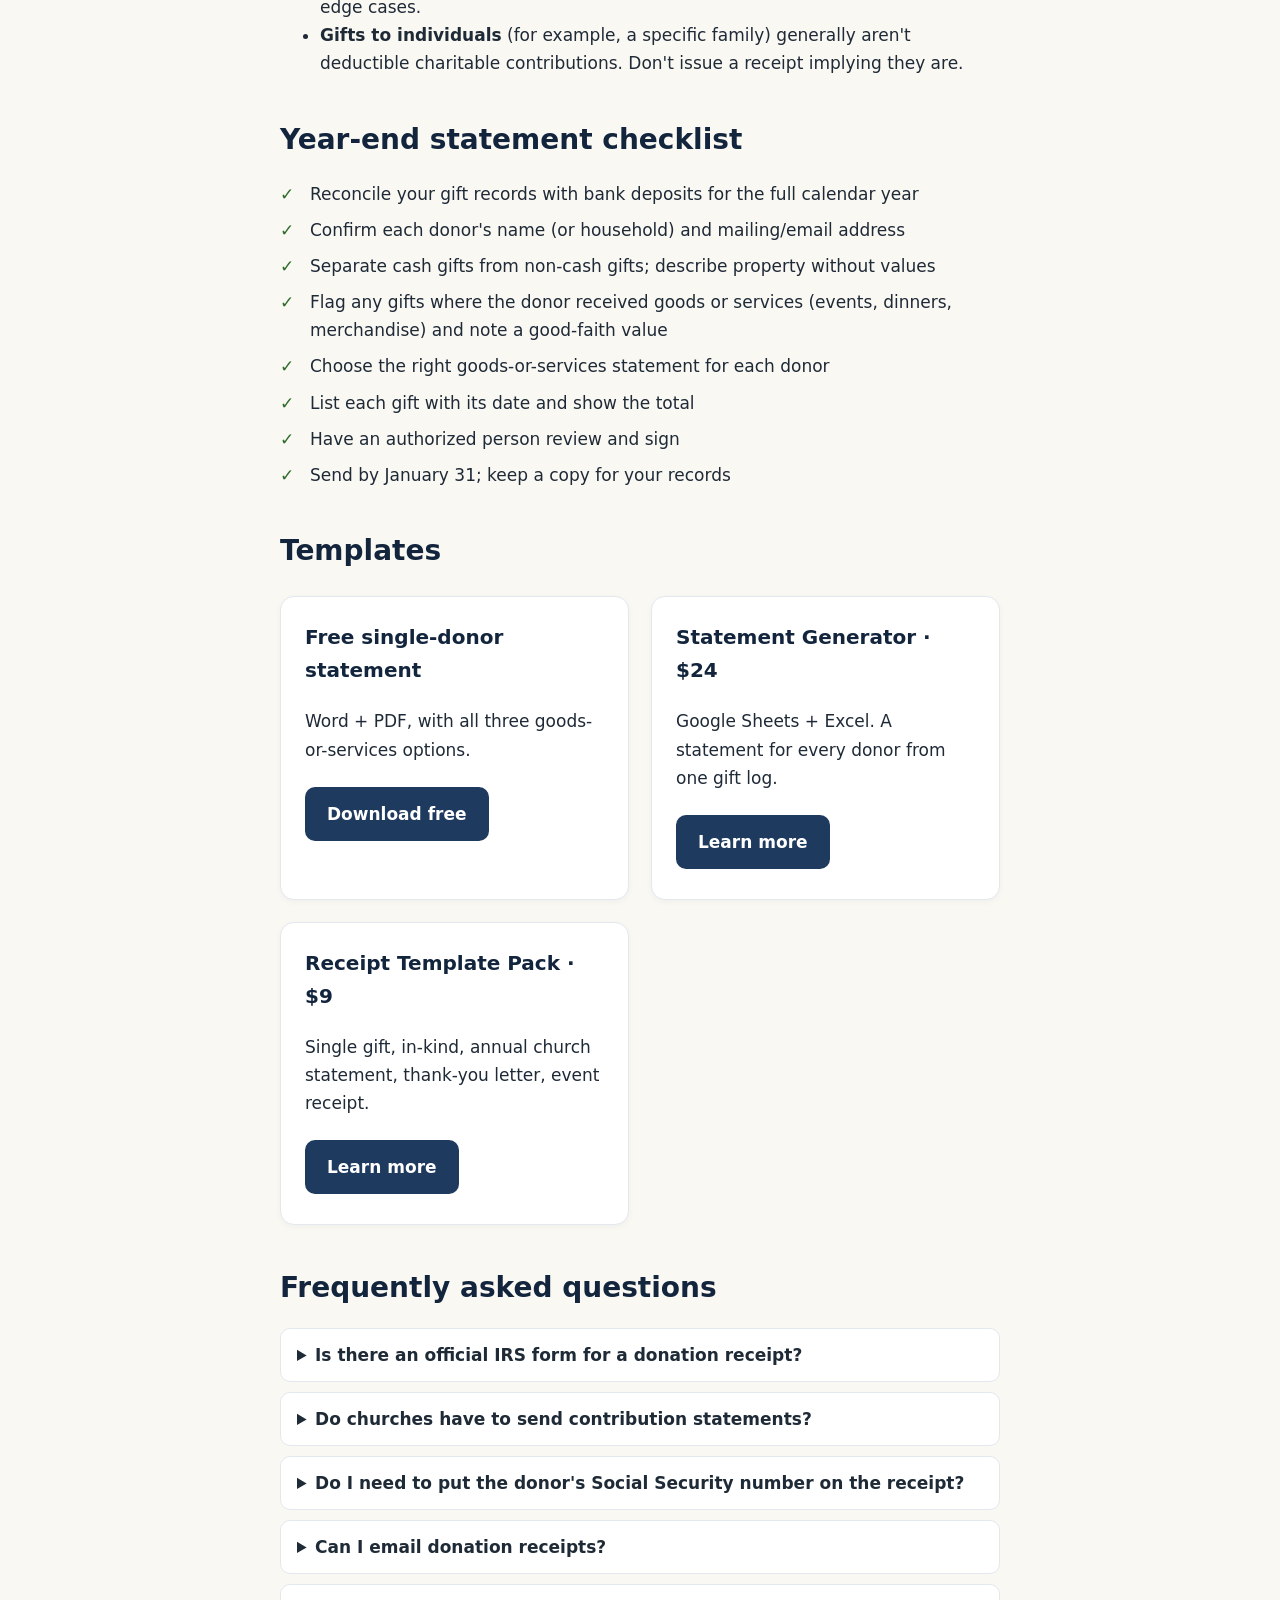
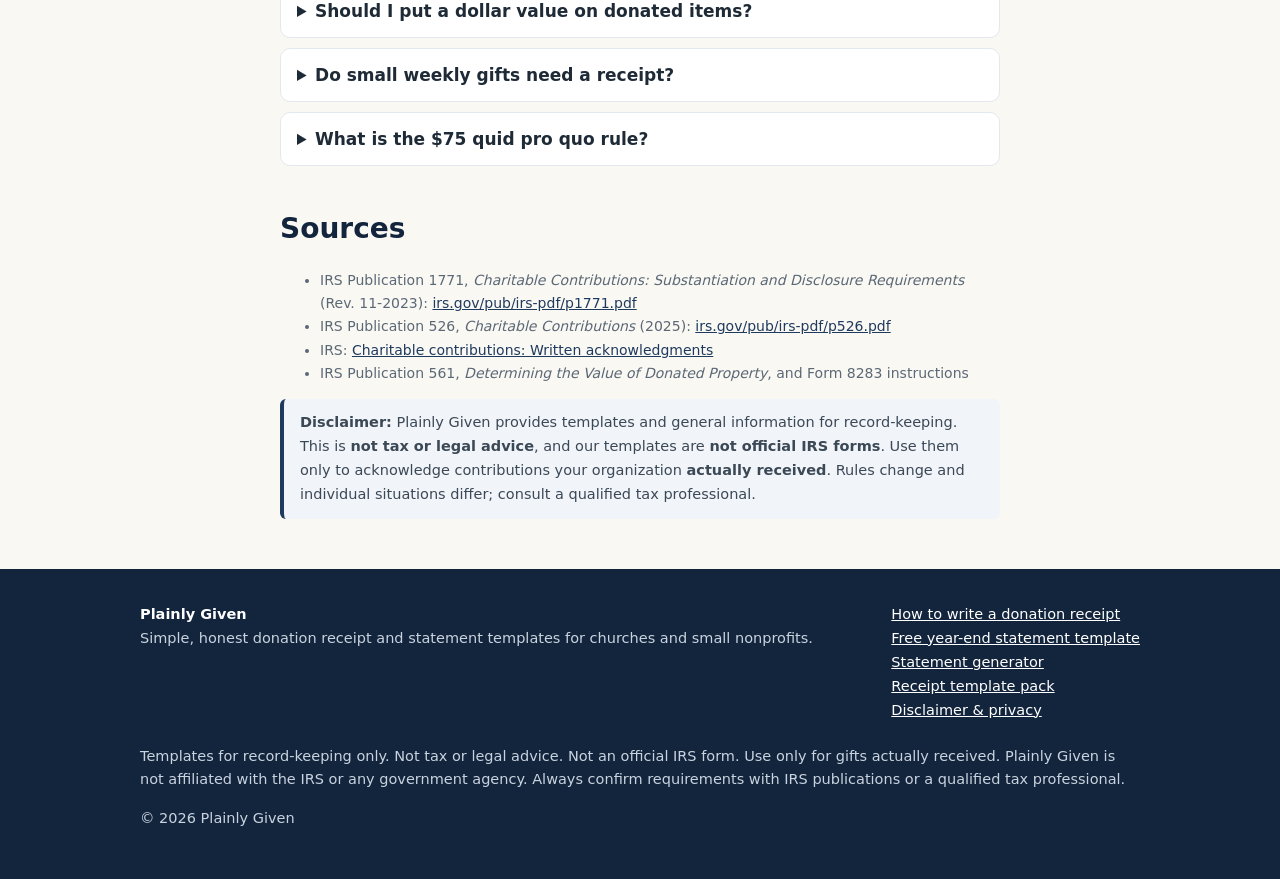
<file: how-to-write-a-year-end-donation-receipt.html>
<!doctype html>
<html lang="en"><head>
<meta charset="utf-8"><meta name="viewport" content="width=device-width,initial-scale=1">
<title>How to Write a Year-End Donation Receipt & Church Contribution Statement (IRS Rules)</title>
<meta name="description" content="What a donation receipt or church contribution statement must include under IRS Publication 1771: the $250 rule, deadlines, non-cash gifts, the $75 quid pro quo rule, and sample wording.">
<link rel="canonical" href="https://spartan3055.github.io/plainly-given/how-to-write-a-year-end-donation-receipt.html">
<meta name="robots" content="index,follow">
<meta property="og:type" content="website"><meta property="og:site_name" content="Plainly Given">
<meta property="og:title" content="How to Write a Year-End Donation Receipt & Church Contribution Statement (IRS Rules)"><meta property="og:description" content="What a donation receipt or church contribution statement must include under IRS Publication 1771: the $250 rule, deadlines, non-cash gifts, the $75 quid pro quo rule, and sample wording.">
<meta property="og:url" content="https://spartan3055.github.io/plainly-given/how-to-write-a-year-end-donation-receipt.html"><meta property="og:image" content="https://spartan3055.github.io/plainly-given/img/free-template-cover.jpg">
<meta name="twitter:card" content="summary_large_image">
<link rel="icon" href="favicon.svg" type="image/svg+xml">
<link rel="stylesheet" href="style.css">
<script type="application/ld+json">{"@context": "https://schema.org", "@type": "Article", "headline": "How to Write a Year-End Donation Receipt or Church Contribution Statement (IRS Requirements)", "datePublished": "2026-11-18", "dateModified": "2026-11-18", "author": {"@type": "Organization", "name": "Plainly Given"}, "publisher": {"@type": "Organization", "name": "Plainly Given"}, "mainEntityOfPage": "https://spartan3055.github.io/plainly-given/how-to-write-a-year-end-donation-receipt.html"}</script><script type="application/ld+json">{"@context": "https://schema.org", "@type": "FAQPage", "mainEntity": [{"@type": "Question", "name": "Is there an official IRS form for a donation receipt?", "acceptedAnswer": {"@type": "Answer", "text": "No. The IRS says there are no IRS forms for the contemporaneous written acknowledgment. Letters, postcards, emails or computer-generated statements are acceptable if they contain the required information."}}, {"@type": "Question", "name": "Do churches have to send contribution statements?", "acceptedAnswer": {"@type": "Answer", "text": "An organization that doesn't acknowledge a contribution incurs no penalty, but without a written acknowledgment the donor can't deduct any single gift of $250 or more. Charities are expected to help donors by providing one, and most churches send annual statements by January 31."}}, {"@type": "Question", "name": "Do I need to put the donor's Social Security number on the receipt?", "acceptedAnswer": {"@type": "Answer", "text": "No. IRS Publication 1771 says it isn't necessary to include the donor's Social Security number or tax identification number."}}, {"@type": "Question", "name": "Can I email donation receipts?", "acceptedAnswer": {"@type": "Answer", "text": "Yes. The IRS says an organization can provide the acknowledgment on paper or electronically, such as via email addressed to the donor."}}, {"@type": "Question", "name": "Should I put a dollar value on donated items?", "acceptedAnswer": {"@type": "Answer", "text": "No. For non-cash contributions, the acknowledgment should include a description, but not the value, of the property. Valuing donated property is the donor's job."}}, {"@type": "Question", "name": "Do small weekly gifts need a receipt?", "acceptedAnswer": {"@type": "Answer", "text": "Separate contributions under $250 aren't combined for the written-acknowledgment rule. Donors still need a bank record or written communication for every cash gift, so many churches include every gift on the annual statement."}}, {"@type": "Question", "name": "What is the $75 quid pro quo rule?", "acceptedAnswer": {"@type": "Answer", "text": "If a donor pays more than $75 and receives goods or services in return (like a dinner or ticket), the organization must give a written disclosure stating that only the amount above the value of what they received is deductible, along with a good-faith estimate of that value."}}]}</script>
</head><body>
<header class="site"><div class="wrap">
<a class="logo" href="./"><svg viewBox="0 0 32 32" aria-hidden="true"><rect width="32" height="32" rx="8" fill="#1f3a5f"/><path d="M9 16.5l4.5 4.5L23 11.5" stroke="#faf8f3" stroke-width="3.2" fill="none" stroke-linecap="round" stroke-linejoin="round"/></svg><span>Plainly Given</span></a>
<nav><a href="how-to-write-a-year-end-donation-receipt.html">IRS guide</a><a href="free-donation-statement-template.html">Free template</a><a href="donation-statement-generator.html">Generator</a><a href="donation-receipt-template-pack.html">Receipt pack</a></nav>
</div></header>
<div class="wrap breadcrumbs"><a href="./">Home</a> › IRS guide</div>
<main>
<article class="wrap narrow">
<section class="hero" style="padding-bottom:10px"><span class="kicker">Guide · Updated November 2026</span>
<h1>How to Write a Year-End Donation Receipt or Church Contribution Statement (IRS Requirements)</h1>
<p class="lead">A plain-English walkthrough of what the IRS says a donor acknowledgment must contain, when donors need it, and wording you can use, with links to the IRS sources.</p></section>
<p class="disc"><strong>Disclaimer:</strong> Plainly Given provides templates and general information for record-keeping. This is <strong>not tax or legal advice</strong>, and our templates are <strong>not official IRS forms</strong>. Use them only to acknowledge contributions your organization <strong>actually received</strong>. Rules change and individual situations differ; consult a qualified tax professional.</p>
<div class="toc"><strong>On this page</strong><ol>
<li><a href="#short">The short answer</a></li><li><a href="#who">When a written acknowledgment is required</a></li><li><a href="#contents">The 6 things it must include</a></li>
<li><a href="#deadline">The deadline ("contemporaneous")</a></li><li><a href="#annual">Annual statements: list every gift and date</a></li><li><a href="#noncash">Non-cash (in-kind) gifts</a></li>
<li><a href="#qpq">Goods or services, and the $75 quid pro quo rule</a></li><li><a href="#religious">Intangible religious benefits (churches)</a></li>
<li><a href="#wording">Sample wording</a></li><li><a href="#special">Special cases</a></li><li><a href="#checklist">Year-end checklist</a></li><li><a href="#faq">FAQ</a></li><li><a href="#sources">Sources</a></li></ol></div>

<h2 id="short">The short answer</h2>
<p>A year-end donation receipt (often called a contribution statement or giving statement) is a written acknowledgment from your organization to a donor. For any single gift of $250 or more, the donor needs one to claim a federal tax deduction. It has to name your organization, show the amount of each cash gift, describe (not value) any donated property, and say whether you gave the donor anything in return. There's no official IRS form, so a letter or computer-generated statement works.</p>
<p><a class="btn" href="free-donation-statement-template.html">Download the free statement template</a></p>

<h2 id="who">When a written acknowledgment is required</h2>
<p>According to IRS Publication 1771, a donor can't claim a federal income tax deduction for any <strong>single contribution of $250 or more</strong> unless they get a contemporaneous written acknowledgment from the charity. This applies to cash gifts and to non-cash gifts valued at $250 or more.</p>
<ul>
<li><strong>Each gift counts separately.</strong> If someone gives $25 every week, those gifts aren't added together for the $250 test (IRS Publication 526).</li>
<li><strong>Payroll deductions:</strong> each paycheck deduction is treated as a separate contribution.</li>
<li><strong>The donor carries the responsibility.</strong> Your organization won't be penalized for not sending one, but the donor loses the deduction without it. That's why nearly every church and nonprofit sends statements anyway.</li>
<li>Donors still need a bank record or written communication for <em>every</em> cash gift, even small ones. A complete annual statement covers that too.</li>
</ul>

<h2 id="contents">The 6 things it must include</h2>
<p>IRS Publication 1771 says the charity's written statement should contain:</p>
<ol>
<li>The <strong>name of the organization</strong>.</li>
<li>The <strong>amount of any monetary contribution</strong>.</li>
<li>A <strong>description (but not the fair market value)</strong> of any contribution of property.</li>
<li>A statement that <strong>no goods or services were provided</strong> by the organization in return for the contribution, if that was the case.</li>
<li>If goods or services <em>were</em> provided, a <strong>description and good-faith estimate of their fair market value</strong>.</li>
<li>If the organization provided <strong>only intangible religious benefits</strong>, a statement saying so.</li>
</ol>
<p>You don't need the donor's Social Security number. Most organizations also include the donor's name and address, the date of each gift, your address, and a signature. None of those are on the IRS list, but donors and their tax preparers expect them.</p>

<h2 id="deadline">The deadline: what "contemporaneous" means</h2>
<p>The donor must receive the acknowledgment on or before the <strong>earlier</strong> of (a) the date they file their tax return for the year of the gift, or (b) the return's due date, including extensions. The IRS notes that charities typically send acknowledgments <strong>no later than January 31</strong> of the following year. Aim for the third or fourth week of January so early filers aren't left waiting.</p>
<p>Paper and electronic delivery are both fine. Publication 1771 specifically allows sending it by email to the donor.</p>
<p>More on the "earlier of" rule, payroll-deduction gifts and what happens when a statement is late: <a href="donation-acknowledgment-deadline.html">Donation acknowledgment deadline explained</a>.</p>

<h2 id="annual">Annual statements: list every gift and its date</h2>
<p>You may send a separate receipt for each gift, or one annual summary covering all of a donor's gifts. If you use one statement for several gifts of $250 or more, IRS Publication 526 says it should <strong>list each contribution and the date of each contribution and show the total</strong>. A statement that only says "Total giving in 2026: $3,600" is weaker than one that lists every date and amount.</p>
<p>A typical church contribution statement includes:</p>
<table><tr><th>Section</th><th>What to put there</th></tr>
<tr><td>Letterhead</td><td>Organization legal name, address, optional EIN and contact info</td></tr>
<tr><td>Donor block</td><td>Donor (or household) name and mailing address, statement date</td></tr>
<tr><td>Gift table</td><td>Date received, fund or description, amount for cash gifts, description for property</td></tr>
<tr><td>Total</td><td>Total cash contributions for the calendar year</td></tr>
<tr><td>Goods/services statement</td><td>"No goods or services were provided…" or the intangible-religious-benefits or quid pro quo wording</td></tr>
<tr><td>Signature</td><td>Name and title of treasurer, pastor or authorized officer</td></tr></table>
<p class="note">Doing this for more than a few donors? Our <a href="donation-statement-generator.html">Year-End Donation Statement Generator</a> builds the dated gift table, totals and wording for each donor from one gift log.</p>

<h2 id="noncash">Non-cash (in-kind) gifts</h2>
<p>For donated property (clothing, furniture, food, equipment), <strong>describe the items but don't state a value</strong>. Example: "6 bags of gently used adult clothing and 2 winter coats." Determining the value is the donor's job. Additional rules can apply:</p>
<ul><li>If a donor deducts more than $500 for non-cash gifts, they file Form 8283.</li>
<li>For an item (or group of similar items) over $5,000, the donor generally needs a qualified appraisal, and your organization may be asked to sign Section B of Form 8283.</li>
<li>Donated vehicles, boats and airplanes claimed at more than $500 have their own rules (Form 1098-C).</li></ul>

<h2 id="qpq">Goods or services, and the $75 quid pro quo rule</h2>
<p>If the donor got something in return, such as a dinner, a concert ticket, or merchandise, the deductible amount is generally limited to what they gave minus the fair market value of what they received. When a payment is <strong>more than $75</strong> and partly a gift and partly for goods or services, the organization must give a written disclosure that:</p>
<ul><li>tells the donor the deductible amount is limited to the excess of what they contributed over the value of the goods or services, and</li>
<li>provides a good-faith estimate of the value of those goods or services.</li></ul>
<p><strong>IRS example:</strong> a donor gives $100 and receives a concert ticket worth $40. The deductible amount can't exceed $60. Because the payment is over $75, the disclosure is required, even though the deductible part is under $75. The penalty for not providing it is $10 per contribution, up to $5,000 per fundraising event or mailing (IRS Publication 1771).</p>
<p>There are exceptions for <em>token</em> items of insubstantial value (for example, a mug or calendar with your logo, within IRS low-cost limits that are adjusted each year) and certain low-cost membership benefits. Check the current figures in IRS Publication 1771 before relying on them.</p>
<p>More detail, exceptions and sample wording: <a href="quid-pro-quo-contribution-disclosure.html">Quid pro quo contributions: the $75 disclosure rule explained</a>.</p>

<h2 id="religious">Intangible religious benefits (churches)</h2>
<p>If a religious organization provides only "intangible religious benefits," such as admission to a worship service or a de minimis item like communion wine, the acknowledgment doesn't need to describe or value them. It can simply say that only intangible religious benefits were provided. Things like tuition for a recognized degree, travel, or consumer goods don't count as intangible religious benefits.</p>

<h2 id="wording">Sample wording you can use</h2>
<p>These examples come from IRS Publication 1771 (organization names in parentheses):</p>
<blockquote>"Thank you for your cash contribution of $300 that (organization's name) received on December 12, 2015. No goods or services were provided in exchange for your contribution."</blockquote>
<blockquote>"Thank you for your cash contribution of $350 that (organization's name) received on May 6, 2015. In exchange for your contribution, we gave you a cookbook with an estimated fair market value of $60."</blockquote>
<blockquote>"Thank you for your contribution of a used oak baby crib and matching dresser that (organization's name) received on March 15, 2015. No goods or services were provided in exchange for your contribution."</blockquote>
<p>For a church annual statement, a common goods-or-services line is:</p>
<blockquote>"No goods or services were provided in exchange for these contributions other than intangible religious benefits."</blockquote>
<p>And for event or quid pro quo payments:</p>
<blockquote>"In exchange for your payment of $100, we provided a dinner with a good-faith estimated fair market value of $40. The amount of your contribution that is deductible for federal income tax purposes is limited to the excess of the amount of money (and the value of any property other than money) you contributed over the value of goods or services provided."</blockquote>

<h2 id="special">Special cases to watch</h2>
<ul>
<li><strong>Pledges:</strong> acknowledge gifts actually received, not pledges.</li>
<li><strong>Volunteers' out-of-pocket expenses:</strong> for unreimbursed expenses of $250 or more, the volunteer needs an acknowledgment describing the services they provided and whether you gave anything in return.</li>
<li><strong>Gifts to a specific program or fund:</strong> you can name the fund, e.g. "made in the name of its Special Relief Fund program" (an IRS example).</li>
<li><strong>Gifts made in late December:</strong> check-date and mailbox rules can matter. Record the date you actually received the gift and ask your tax adviser about edge cases.</li>
<li><strong>Gifts to individuals</strong> (for example, a specific family) generally aren't deductible charitable contributions. Don't issue a receipt implying they are.</li>
</ul>

<h2 id="checklist">Year-end statement checklist</h2>
<ul class="checks">
<li>Reconcile your gift records with bank deposits for the full calendar year</li>
<li>Confirm each donor's name (or household) and mailing/email address</li>
<li>Separate cash gifts from non-cash gifts; describe property without values</li>
<li>Flag any gifts where the donor received goods or services (events, dinners, merchandise) and note a good-faith value</li>
<li>Choose the right goods-or-services statement for each donor</li>
<li>List each gift with its date and show the total</li>
<li>Have an authorized person review and sign</li>
<li>Send by January 31; keep a copy for your records</li>
</ul>

<h2>Templates</h2>
<div class="grid">
<div class="card"><h3>Free single-donor statement</h3><p>Word + PDF, with all three goods-or-services options.</p><a class="btn" href="free-donation-statement-template.html">Download free</a></div>
<div class="card"><h3>Statement Generator · $24</h3><p>Google Sheets + Excel. A statement for every donor from one gift log.</p><a class="btn" href="donation-statement-generator.html">Learn more</a></div>
<div class="card"><h3>Receipt Template Pack · $9</h3><p>Single gift, in-kind, annual church statement, thank-you letter, event receipt.</p><a class="btn" href="donation-receipt-template-pack.html">Learn more</a></div>
</div>

<h2 id="faq">Frequently asked questions</h2>
<details><summary>Is there an official IRS form for a donation receipt?</summary><p>No. The IRS says there are no IRS forms for the contemporaneous written acknowledgment. Letters, postcards, emails or computer-generated statements are acceptable if they contain the required information.</p></details><details><summary>Do churches have to send contribution statements?</summary><p>An organization that doesn't acknowledge a contribution incurs no penalty, but without a written acknowledgment the donor can't deduct any single gift of $250 or more. Charities are expected to help donors by providing one, and most churches send annual statements by January 31.</p></details><details><summary>Do I need to put the donor's Social Security number on the receipt?</summary><p>No. IRS Publication 1771 says it isn't necessary to include the donor's Social Security number or tax identification number.</p></details><details><summary>Can I email donation receipts?</summary><p>Yes. The IRS says an organization can provide the acknowledgment on paper or electronically, such as via email addressed to the donor.</p></details><details><summary>Should I put a dollar value on donated items?</summary><p>No. For non-cash contributions, the acknowledgment should include a description, but not the value, of the property. Valuing donated property is the donor's job.</p></details><details><summary>Do small weekly gifts need a receipt?</summary><p>Separate contributions under $250 aren't combined for the written-acknowledgment rule. Donors still need a bank record or written communication for every cash gift, so many churches include every gift on the annual statement.</p></details><details><summary>What is the $75 quid pro quo rule?</summary><p>If a donor pays more than $75 and receives goods or services in return (like a dinner or ticket), the organization must give a written disclosure stating that only the amount above the value of what they received is deductible, along with a good-faith estimate of that value.</p></details>

<h2 id="sources">Sources</h2>
<ul class="small">
<li>IRS Publication 1771, <em>Charitable Contributions: Substantiation and Disclosure Requirements</em> (Rev. 11-2023): <a href="https://www.irs.gov/pub/irs-pdf/p1771.pdf" rel="nofollow noopener">irs.gov/pub/irs-pdf/p1771.pdf</a></li>
<li>IRS Publication 526, <em>Charitable Contributions</em> (2025): <a href="https://www.irs.gov/pub/irs-pdf/p526.pdf" rel="nofollow noopener">irs.gov/pub/irs-pdf/p526.pdf</a></li>
<li>IRS: <a href="https://www.irs.gov/charities-non-profits/charitable-organizations/charitable-contributions-written-acknowledgments" rel="nofollow noopener">Charitable contributions: Written acknowledgments</a></li>
<li>IRS Publication 561, <em>Determining the Value of Donated Property</em>, and Form 8283 instructions</li>
</ul>
<p class="disc"><strong>Disclaimer:</strong> Plainly Given provides templates and general information for record-keeping. This is <strong>not tax or legal advice</strong>, and our templates are <strong>not official IRS forms</strong>. Use them only to acknowledge contributions your organization <strong>actually received</strong>. Rules change and individual situations differ; consult a qualified tax professional.</p>
</article></main>
<footer class="site"><div class="wrap">
<div class="cols">
<div><strong style="color:#fff">Plainly Given</strong><br>Simple, honest donation receipt and statement templates for churches and small nonprofits.</div>
<div><a href="how-to-write-a-year-end-donation-receipt.html">How to write a donation receipt</a><br><a href="free-donation-statement-template.html">Free year-end statement template</a><br><a href="donation-statement-generator.html">Statement generator</a><br><a href="donation-receipt-template-pack.html">Receipt template pack</a><br><a href="disclaimer.html">Disclaimer &amp; privacy</a></div>
</div>
<p style="margin-top:22px">Templates for record-keeping only. Not tax or legal advice. Not an official IRS form. Use only for gifts actually received. Plainly Given is not affiliated with the IRS or any government agency. Always confirm requirements with IRS publications or a qualified tax professional.</p>
<p>© 2026 Plainly Given</p>
</div></footer>
</body></html>
</file>
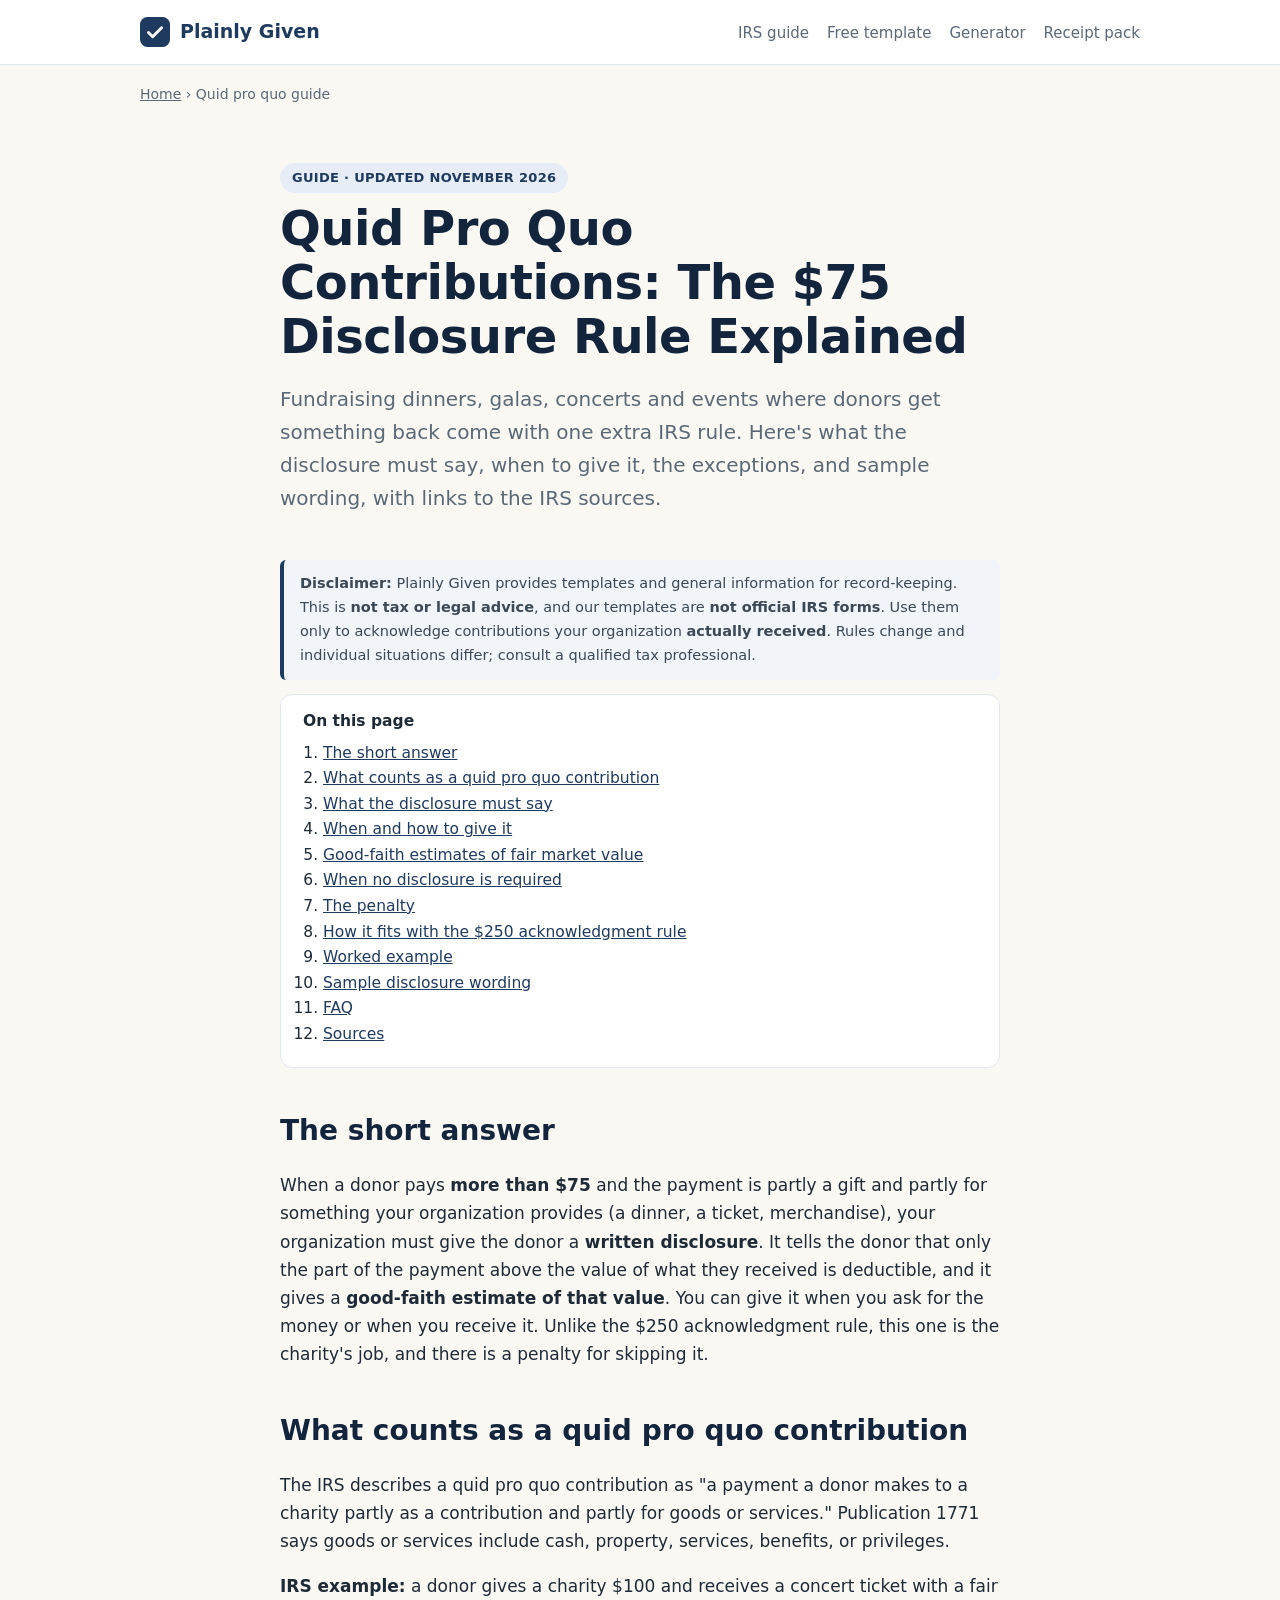
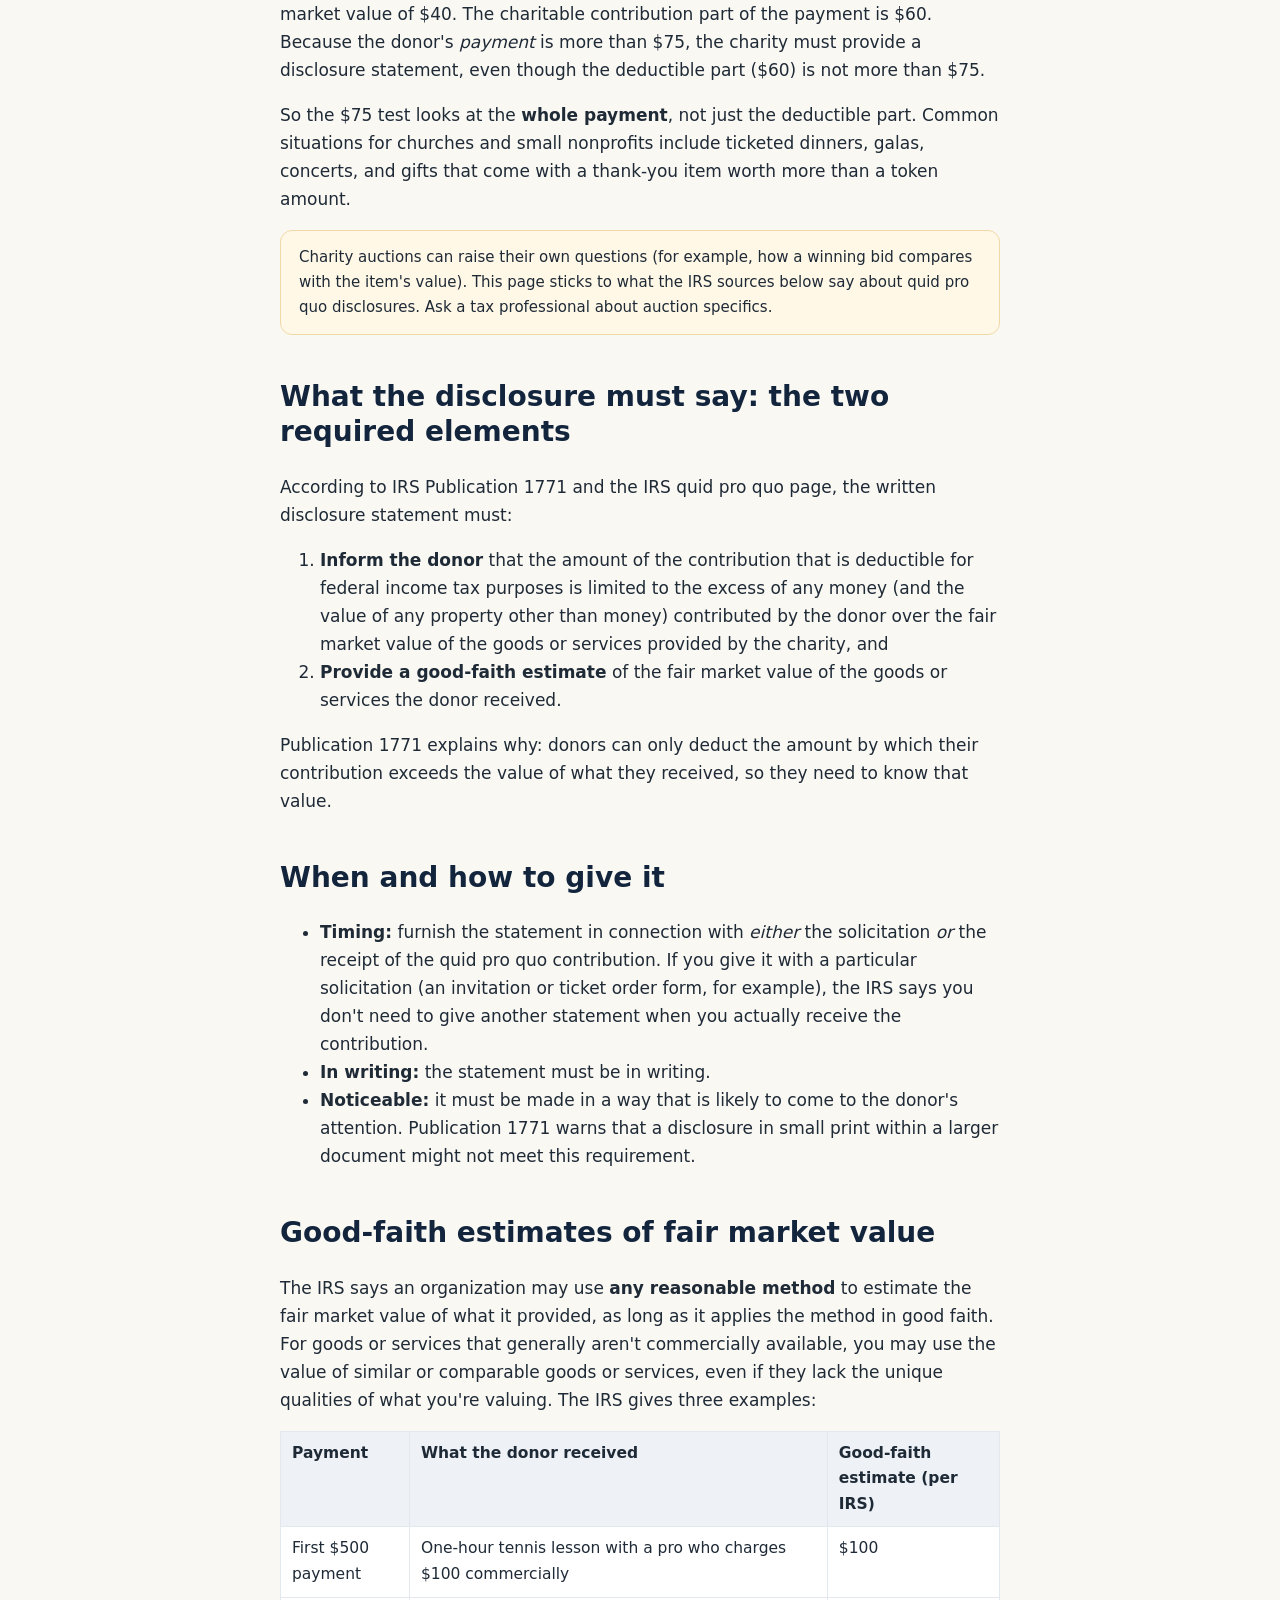
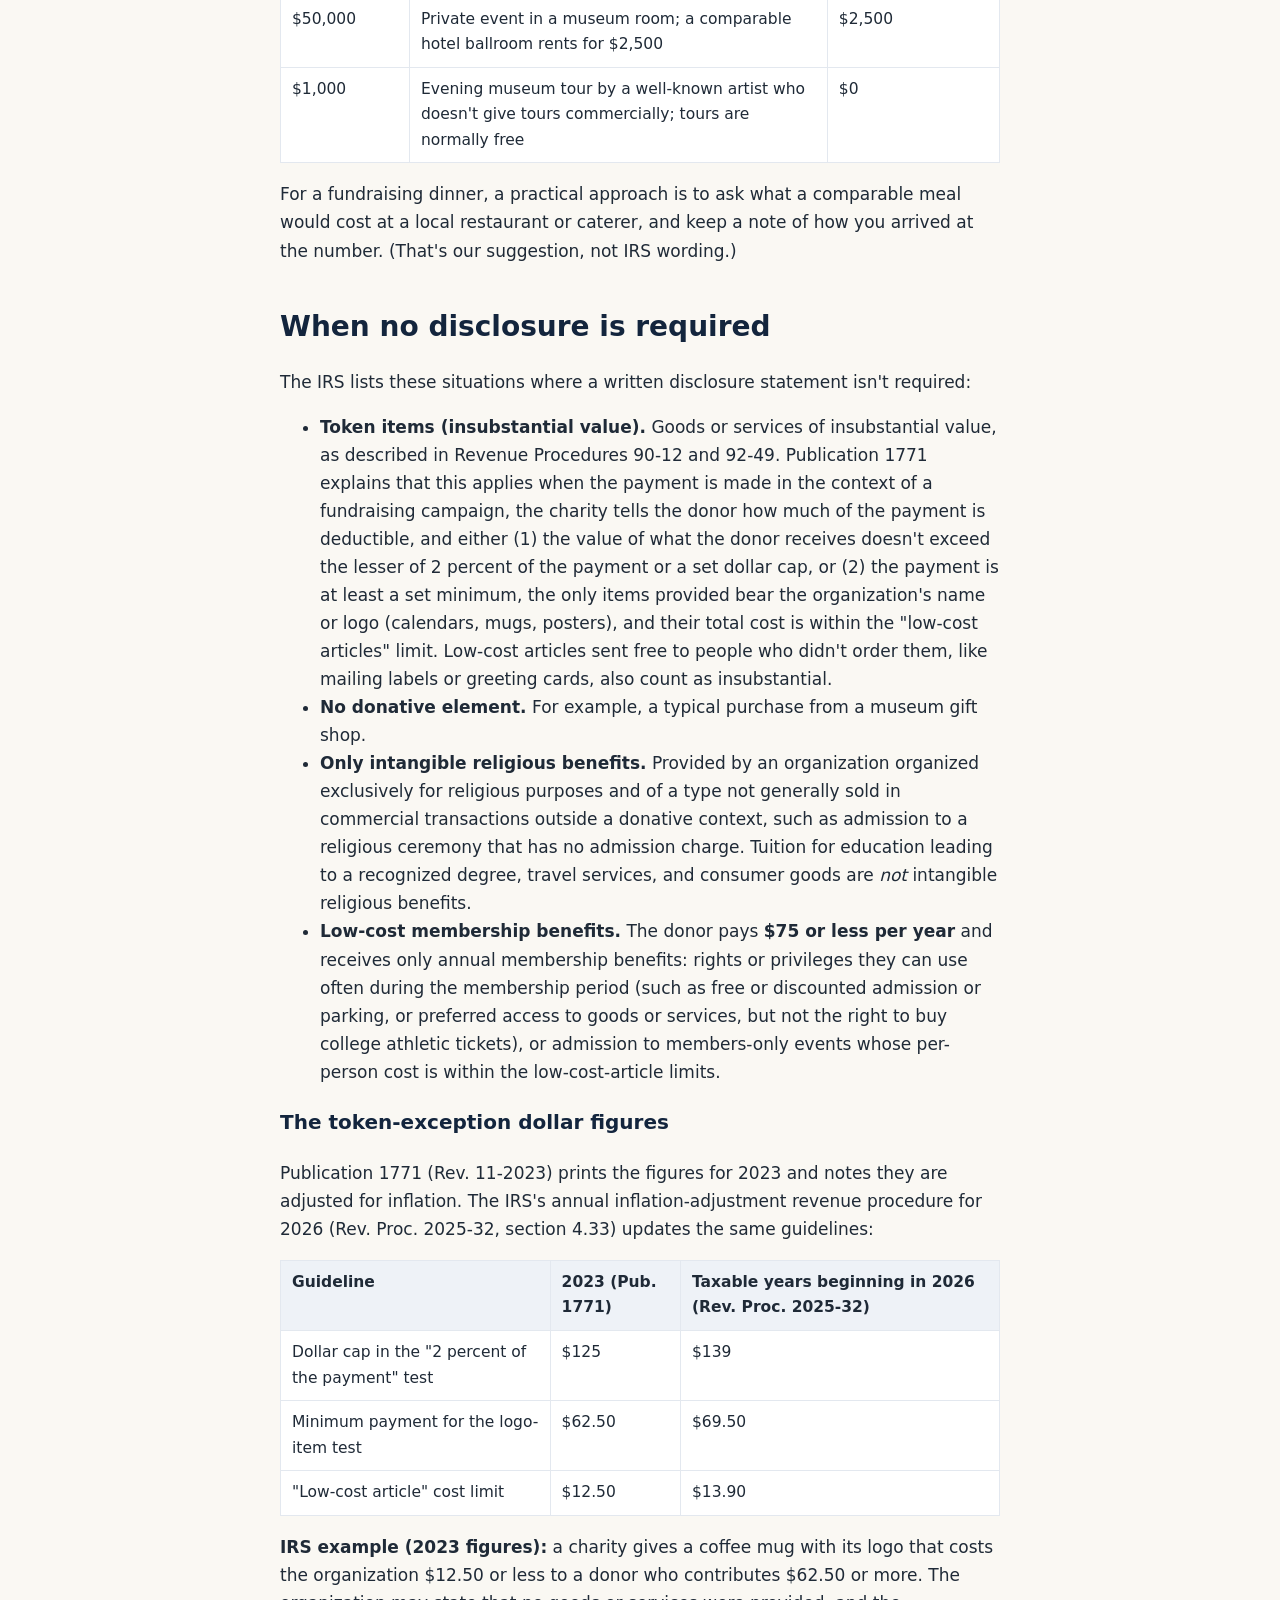
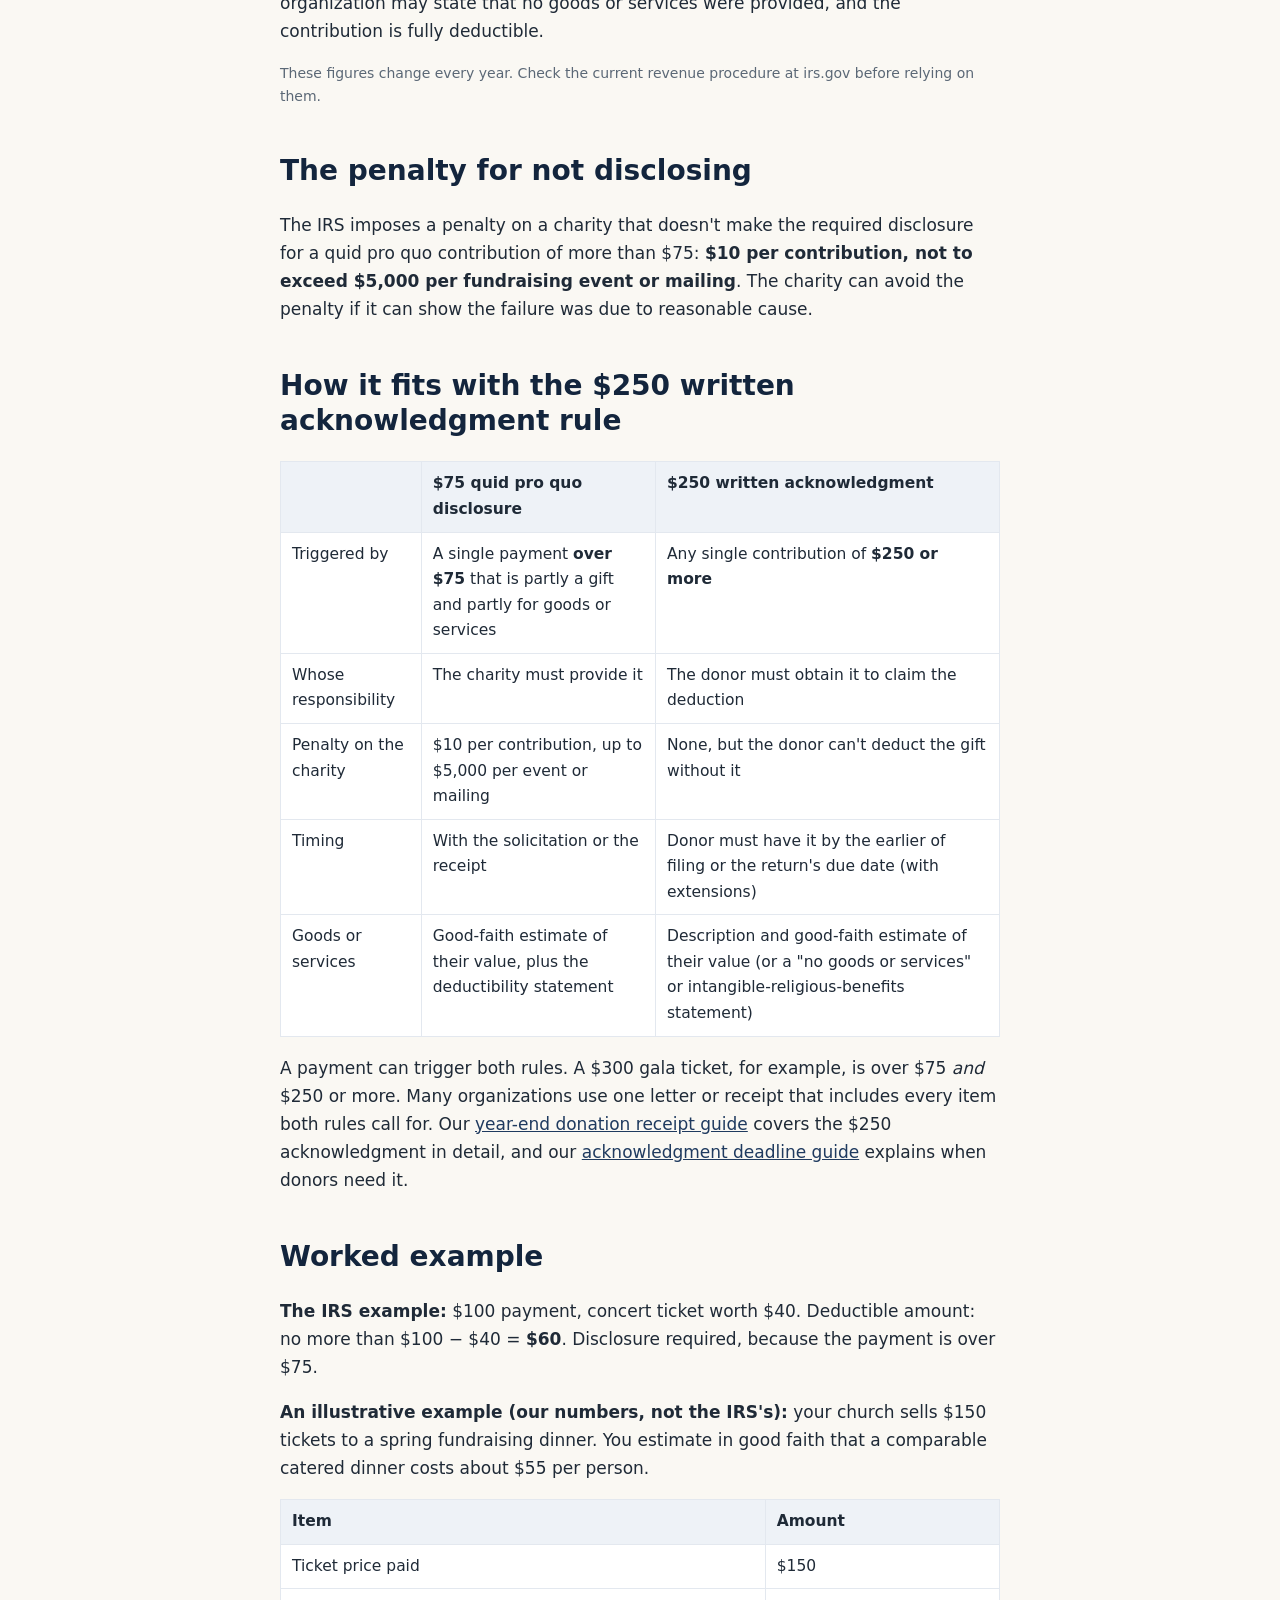
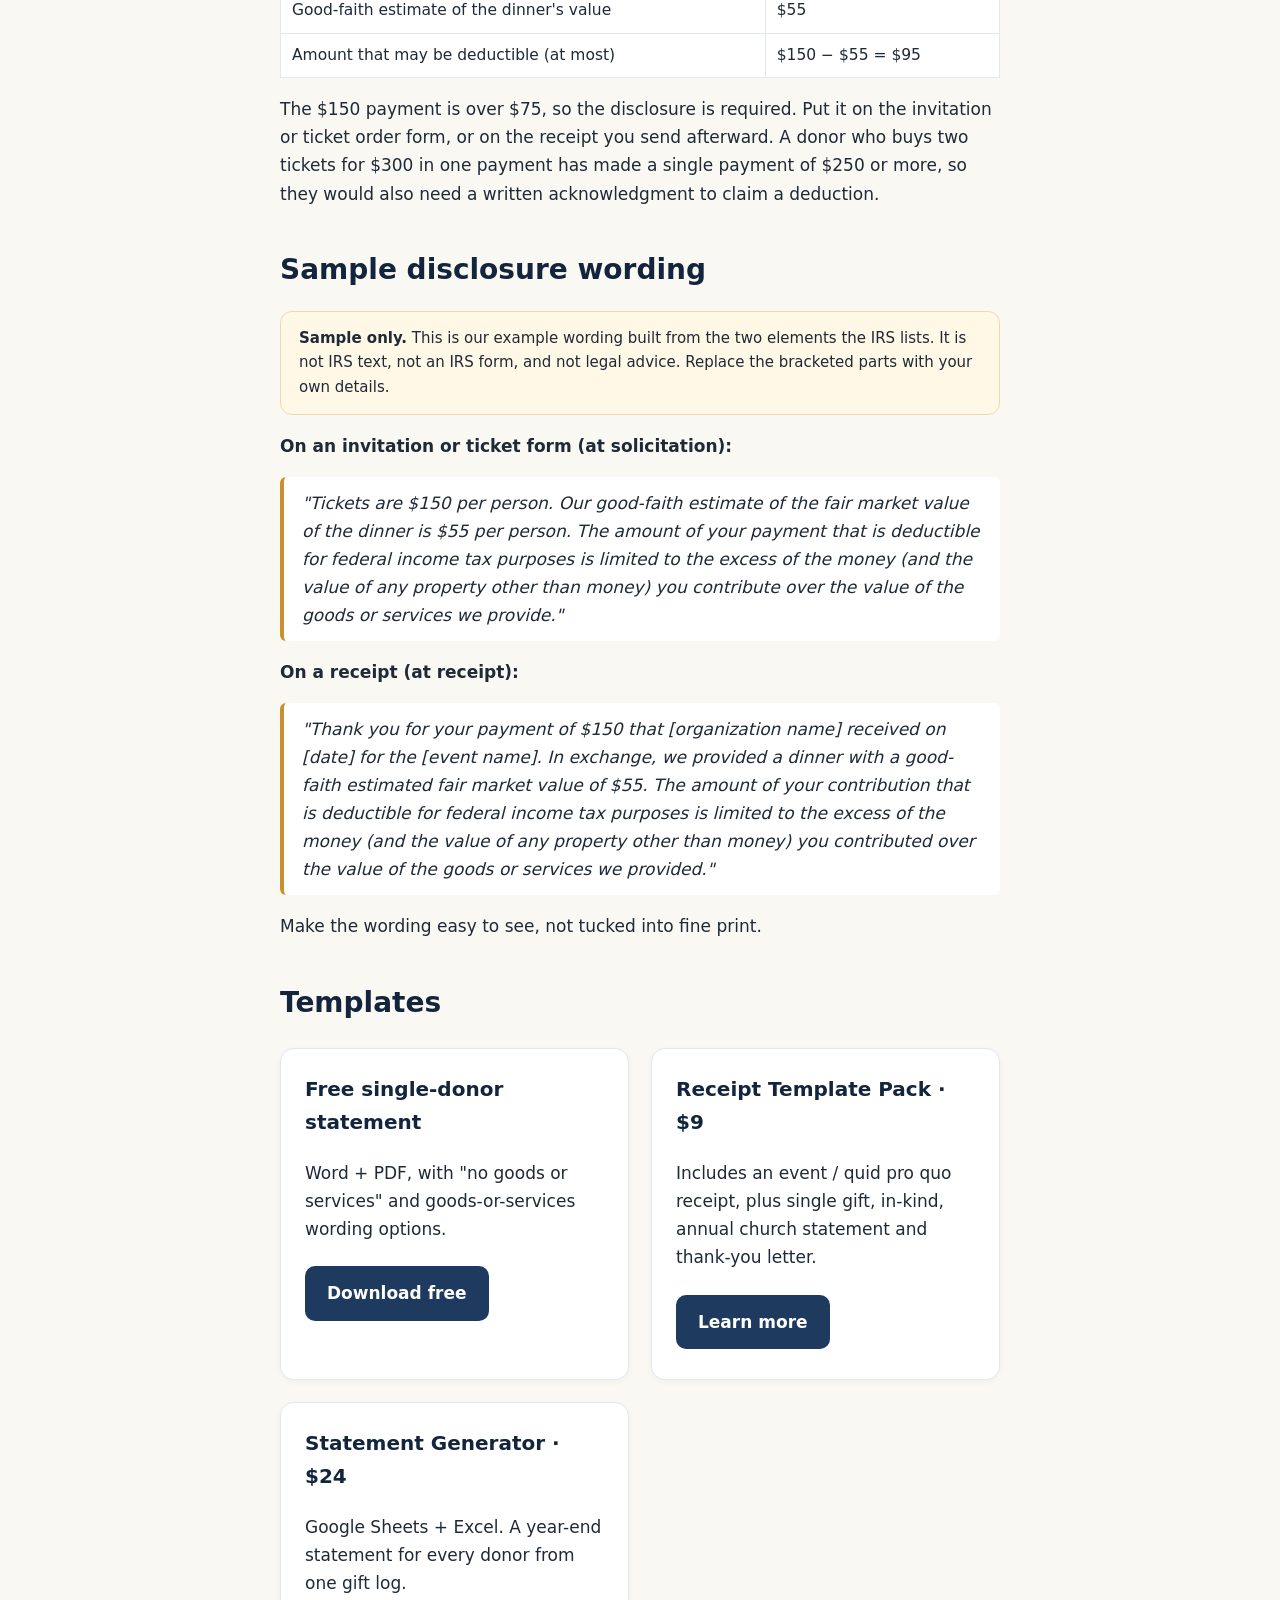
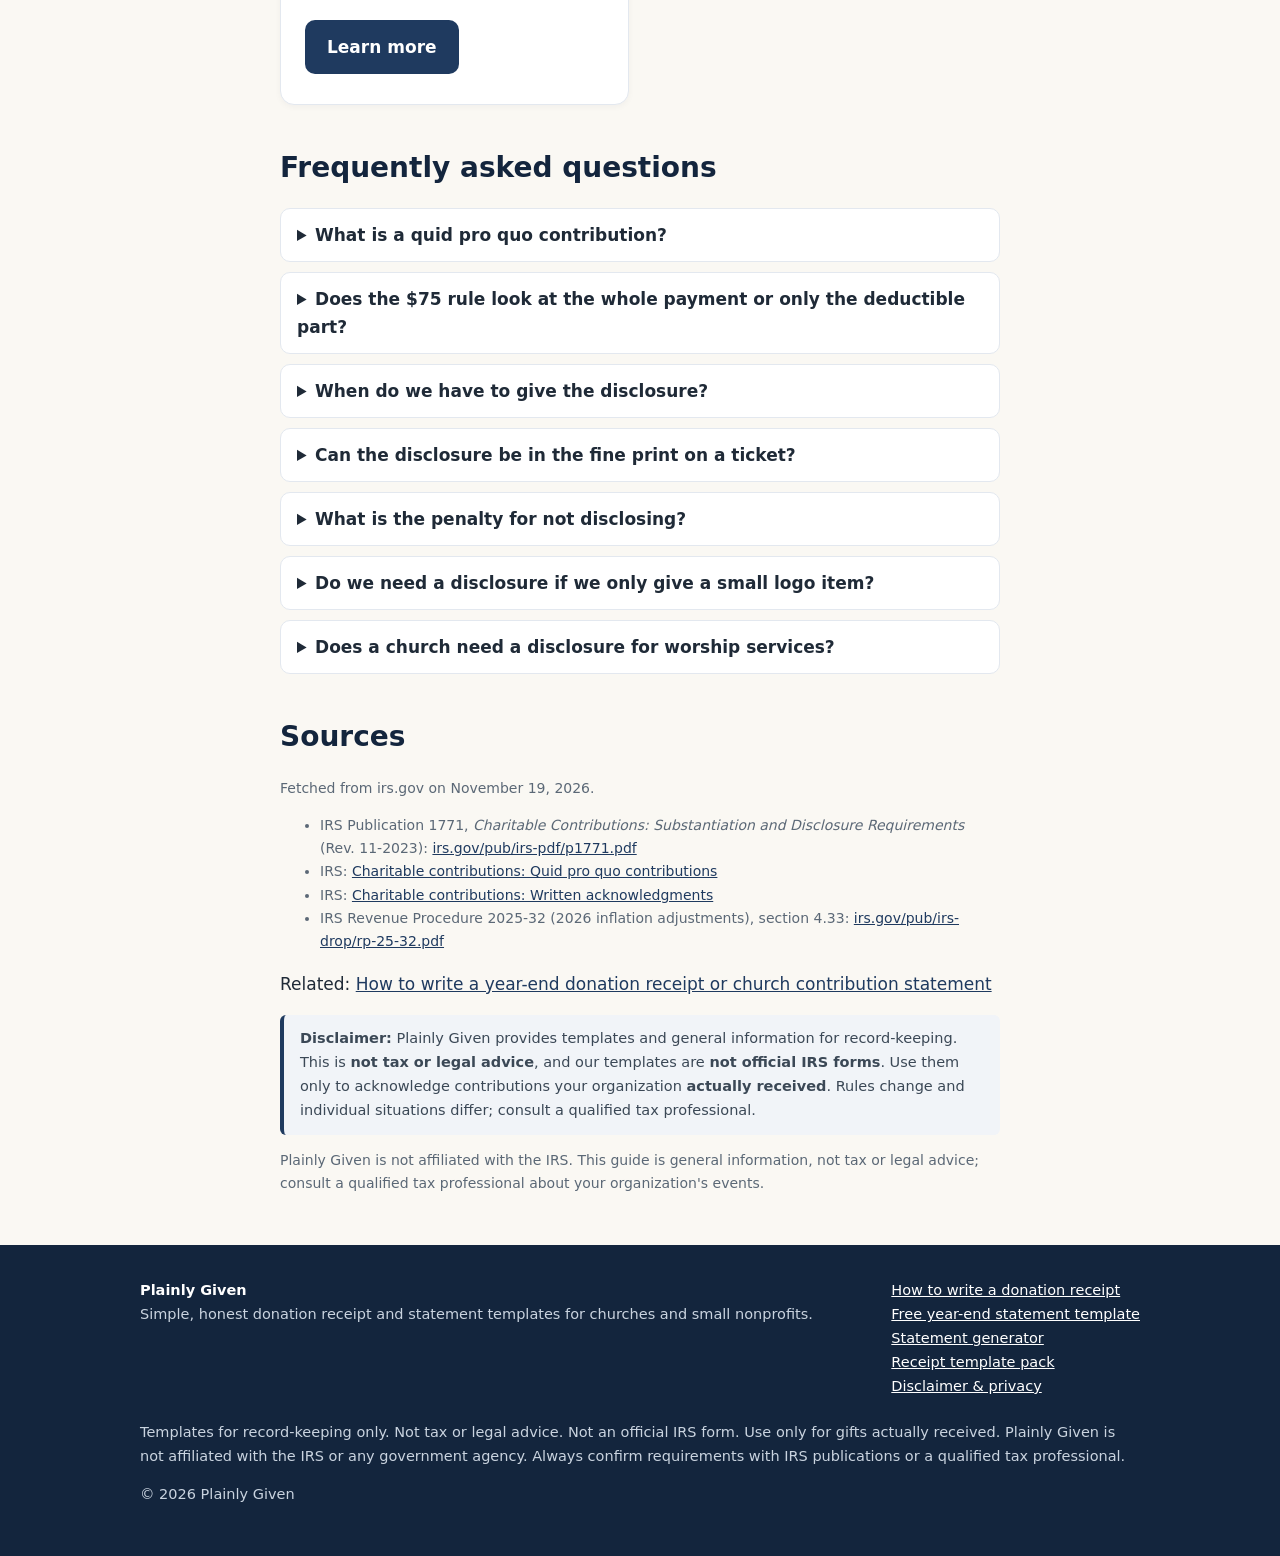
<file: quid-pro-quo-contribution-disclosure.html>
<!doctype html>
<html lang="en"><head>
<meta charset="utf-8"><meta name="viewport" content="width=device-width,initial-scale=1">
<title>Quid Pro Quo Contributions: The $75 Rule | Plainly Given</title>
<meta name="description" content="The IRS $75 quid pro quo disclosure rule for fundraising dinners, galas and events: the two required elements, timing, exceptions and sample wording.">
<link rel="canonical" href="https://spartan3055.github.io/plainly-given/quid-pro-quo-contribution-disclosure.html">
<meta name="robots" content="index,follow">
<meta property="og:type" content="website"><meta property="og:site_name" content="Plainly Given">
<meta property="og:title" content="Quid Pro Quo Contributions: The $75 Rule | Plainly Given"><meta property="og:description" content="The IRS $75 quid pro quo disclosure rule for fundraising dinners, galas and events: the two required elements, timing, exceptions and sample wording.">
<meta property="og:url" content="https://spartan3055.github.io/plainly-given/quid-pro-quo-contribution-disclosure.html"><meta property="og:image" content="https://spartan3055.github.io/plainly-given/img/receipt-pack-cover.jpg">
<meta name="twitter:card" content="summary_large_image">
<link rel="icon" href="favicon.svg" type="image/svg+xml">
<link rel="stylesheet" href="style.css">
<script type="application/ld+json">{"@context": "https://schema.org", "@type": "Article", "headline": "Quid Pro Quo Contributions: The $75 Disclosure Rule Explained", "datePublished": "2026-11-19", "dateModified": "2026-11-19", "author": {"@type": "Organization", "name": "Plainly Given"}, "publisher": {"@type": "Organization", "name": "Plainly Given"}, "mainEntityOfPage": "https://spartan3055.github.io/plainly-given/quid-pro-quo-contribution-disclosure.html"}</script><script type="application/ld+json">{"@context": "https://schema.org", "@type": "FAQPage", "mainEntity": [{"@type": "Question", "name": "What is a quid pro quo contribution?", "acceptedAnswer": {"@type": "Answer", "text": "The IRS describes it as a payment a donor makes to a charity partly as a contribution and partly for goods or services, such as a $100 payment for a concert ticket valued at $40."}}, {"@type": "Question", "name": "Does the $75 rule look at the whole payment or only the deductible part?", "acceptedAnswer": {"@type": "Answer", "text": "The whole payment. In the IRS example, a donor pays $100 for a $40 ticket. Only $60 is deductible, but a disclosure is still required because the payment itself is more than $75."}}, {"@type": "Question", "name": "When do we have to give the disclosure?", "acceptedAnswer": {"@type": "Answer", "text": "In connection with either the solicitation or the receipt of the payment. The IRS says that if you give the disclosure with a particular solicitation, you don't have to give another one when you receive the payment."}}, {"@type": "Question", "name": "Can the disclosure be in the fine print on a ticket?", "acceptedAnswer": {"@type": "Answer", "text": "It must be in writing and made in a way that is likely to come to the donor's attention. IRS Publication 1771 says a disclosure in small print within a larger document might not meet this requirement."}}, {"@type": "Question", "name": "What is the penalty for not disclosing?", "acceptedAnswer": {"@type": "Answer", "text": "The IRS says the penalty is $10 per contribution, not to exceed $5,000 per fundraising event or mailing. The charity can avoid it if it shows the failure was due to reasonable cause."}}, {"@type": "Question", "name": "Do we need a disclosure if we only give a small logo item?", "acceptedAnswer": {"@type": "Answer", "text": "Not if the item meets the IRS token exception for goods or services of insubstantial value. The limits are adjusted for inflation each year, so check the current figures."}}, {"@type": "Question", "name": "Does a church need a disclosure for worship services?", "acceptedAnswer": {"@type": "Answer", "text": "No disclosure is required when only an intangible religious benefit is provided, such as admission to a religious ceremony, by an organization organized exclusively for religious purposes."}}]}</script><script type="application/ld+json">{"@context": "https://schema.org", "@type": "BreadcrumbList", "itemListElement": [{"@type": "ListItem", "position": 1, "name": "Home", "item": "https://spartan3055.github.io/plainly-given/"}, {"@type": "ListItem", "position": 2, "name": "Quid pro quo guide", "item": "https://spartan3055.github.io/plainly-given/quid-pro-quo-contribution-disclosure.html"}]}</script>
</head><body>
<header class="site"><div class="wrap">
<a class="logo" href="./"><svg viewBox="0 0 32 32" aria-hidden="true"><rect width="32" height="32" rx="8" fill="#1f3a5f"/><path d="M9 16.5l4.5 4.5L23 11.5" stroke="#faf8f3" stroke-width="3.2" fill="none" stroke-linecap="round" stroke-linejoin="round"/></svg><span>Plainly Given</span></a>
<nav><a href="how-to-write-a-year-end-donation-receipt.html">IRS guide</a><a href="free-donation-statement-template.html">Free template</a><a href="donation-statement-generator.html">Generator</a><a href="donation-receipt-template-pack.html">Receipt pack</a></nav>
</div></header>
<div class="wrap breadcrumbs"><a href="./">Home</a> › Quid pro quo guide</div>
<main>
<article class="wrap narrow">
<section class="hero" style="padding-bottom:10px"><span class="kicker">Guide · Updated November 2026</span>
<h1>Quid Pro Quo Contributions: The $75 Disclosure Rule Explained</h1>
<p class="lead">Fundraising dinners, galas, concerts and events where donors get something back come with one extra IRS rule. Here's what the disclosure must say, when to give it, the exceptions, and sample wording, with links to the IRS sources.</p></section>
<p class="disc"><strong>Disclaimer:</strong> Plainly Given provides templates and general information for record-keeping. This is <strong>not tax or legal advice</strong>, and our templates are <strong>not official IRS forms</strong>. Use them only to acknowledge contributions your organization <strong>actually received</strong>. Rules change and individual situations differ; consult a qualified tax professional.</p>
<div class="toc"><strong>On this page</strong><ol>
<li><a href="#short">The short answer</a></li><li><a href="#what">What counts as a quid pro quo contribution</a></li><li><a href="#must">What the disclosure must say</a></li>
<li><a href="#when">When and how to give it</a></li><li><a href="#fmv">Good-faith estimates of fair market value</a></li><li><a href="#exceptions">When no disclosure is required</a></li>
<li><a href="#penalty">The penalty</a></li><li><a href="#250">How it fits with the $250 acknowledgment rule</a></li><li><a href="#example">Worked example</a></li>
<li><a href="#wording">Sample disclosure wording</a></li><li><a href="#faq">FAQ</a></li><li><a href="#sources">Sources</a></li></ol></div>

<h2 id="short">The short answer</h2>
<p>When a donor pays <strong>more than $75</strong> and the payment is partly a gift and partly for something your organization provides (a dinner, a ticket, merchandise), your organization must give the donor a <strong>written disclosure</strong>. It tells the donor that only the part of the payment above the value of what they received is deductible, and it gives a <strong>good-faith estimate of that value</strong>. You can give it when you ask for the money or when you receive it. Unlike the $250 acknowledgment rule, this one is the charity's job, and there is a penalty for skipping it.</p>

<h2 id="what">What counts as a quid pro quo contribution</h2>
<p>The IRS describes a quid pro quo contribution as "a payment a donor makes to a charity partly as a contribution and partly for goods or services." Publication 1771 says goods or services include cash, property, services, benefits, or privileges.</p>
<p><strong>IRS example:</strong> a donor gives a charity $100 and receives a concert ticket with a fair market value of $40. The charitable contribution part of the payment is $60. Because the donor's <em>payment</em> is more than $75, the charity must provide a disclosure statement, even though the deductible part ($60) is not more than $75.</p>
<p>So the $75 test looks at the <strong>whole payment</strong>, not just the deductible part. Common situations for churches and small nonprofits include ticketed dinners, galas, concerts, and gifts that come with a thank-you item worth more than a token amount.</p>
<p class="note">Charity auctions can raise their own questions (for example, how a winning bid compares with the item's value). This page sticks to what the IRS sources below say about quid pro quo disclosures. Ask a tax professional about auction specifics.</p>

<h2 id="must">What the disclosure must say: the two required elements</h2>
<p>According to IRS Publication 1771 and the IRS quid pro quo page, the written disclosure statement must:</p>
<ol>
<li><strong>Inform the donor</strong> that the amount of the contribution that is deductible for federal income tax purposes is limited to the excess of any money (and the value of any property other than money) contributed by the donor over the fair market value of the goods or services provided by the charity, and</li>
<li><strong>Provide a good-faith estimate</strong> of the fair market value of the goods or services the donor received.</li>
</ol>
<p>Publication 1771 explains why: donors can only deduct the amount by which their contribution exceeds the value of what they received, so they need to know that value.</p>

<h2 id="when">When and how to give it</h2>
<ul>
<li><strong>Timing:</strong> furnish the statement in connection with <em>either</em> the solicitation <em>or</em> the receipt of the quid pro quo contribution. If you give it with a particular solicitation (an invitation or ticket order form, for example), the IRS says you don't need to give another statement when you actually receive the contribution.</li>
<li><strong>In writing:</strong> the statement must be in writing.</li>
<li><strong>Noticeable:</strong> it must be made in a way that is likely to come to the donor's attention. Publication 1771 warns that a disclosure in small print within a larger document might not meet this requirement.</li>
</ul>

<h2 id="fmv">Good-faith estimates of fair market value</h2>
<p>The IRS says an organization may use <strong>any reasonable method</strong> to estimate the fair market value of what it provided, as long as it applies the method in good faith. For goods or services that generally aren't commercially available, you may use the value of similar or comparable goods or services, even if they lack the unique qualities of what you're valuing. The IRS gives three examples:</p>
<table><tr><th>Payment</th><th>What the donor received</th><th>Good-faith estimate (per IRS)</th></tr>
<tr><td>First $500 payment</td><td>One-hour tennis lesson with a pro who charges $100 commercially</td><td>$100</td></tr>
<tr><td>$50,000</td><td>Private event in a museum room; a comparable hotel ballroom rents for $2,500</td><td>$2,500</td></tr>
<tr><td>$1,000</td><td>Evening museum tour by a well-known artist who doesn't give tours commercially; tours are normally free</td><td>$0</td></tr></table>
<p>For a fundraising dinner, a practical approach is to ask what a comparable meal would cost at a local restaurant or caterer, and keep a note of how you arrived at the number. (That's our suggestion, not IRS wording.)</p>

<h2 id="exceptions">When no disclosure is required</h2>
<p>The IRS lists these situations where a written disclosure statement isn't required:</p>
<ul>
<li><strong>Token items (insubstantial value).</strong> Goods or services of insubstantial value, as described in Revenue Procedures 90-12 and 92-49. Publication 1771 explains that this applies when the payment is made in the context of a fundraising campaign, the charity tells the donor how much of the payment is deductible, and either (1) the value of what the donor receives doesn't exceed the lesser of 2 percent of the payment or a set dollar cap, or (2) the payment is at least a set minimum, the only items provided bear the organization's name or logo (calendars, mugs, posters), and their total cost is within the "low-cost articles" limit. Low-cost articles sent free to people who didn't order them, like mailing labels or greeting cards, also count as insubstantial.</li>
<li><strong>No donative element.</strong> For example, a typical purchase from a museum gift shop.</li>
<li><strong>Only intangible religious benefits.</strong> Provided by an organization organized exclusively for religious purposes and of a type not generally sold in commercial transactions outside a donative context, such as admission to a religious ceremony that has no admission charge. Tuition for education leading to a recognized degree, travel services, and consumer goods are <em>not</em> intangible religious benefits.</li>
<li><strong>Low-cost membership benefits.</strong> The donor pays <strong>$75 or less per year</strong> and receives only annual membership benefits: rights or privileges they can use often during the membership period (such as free or discounted admission or parking, or preferred access to goods or services, but not the right to buy college athletic tickets), or admission to members-only events whose per-person cost is within the low-cost-article limits.</li>
</ul>
<h3>The token-exception dollar figures</h3>
<p>Publication 1771 (Rev. 11-2023) prints the figures for 2023 and notes they are adjusted for inflation. The IRS's annual inflation-adjustment revenue procedure for 2026 (Rev. Proc. 2025-32, section 4.33) updates the same guidelines:</p>
<table><tr><th>Guideline</th><th>2023 (Pub. 1771)</th><th>Taxable years beginning in 2026 (Rev. Proc. 2025-32)</th></tr>
<tr><td>Dollar cap in the "2 percent of the payment" test</td><td>$125</td><td>$139</td></tr>
<tr><td>Minimum payment for the logo-item test</td><td>$62.50</td><td>$69.50</td></tr>
<tr><td>"Low-cost article" cost limit</td><td>$12.50</td><td>$13.90</td></tr></table>
<p><strong>IRS example (2023 figures):</strong> a charity gives a coffee mug with its logo that costs the organization $12.50 or less to a donor who contributes $62.50 or more. The organization may state that no goods or services were provided, and the contribution is fully deductible.</p>
<p class="small">These figures change every year. Check the current revenue procedure at irs.gov before relying on them.</p>

<h2 id="penalty">The penalty for not disclosing</h2>
<p>The IRS imposes a penalty on a charity that doesn't make the required disclosure for a quid pro quo contribution of more than $75: <strong>$10 per contribution, not to exceed $5,000 per fundraising event or mailing</strong>. The charity can avoid the penalty if it can show the failure was due to reasonable cause.</p>

<h2 id="250">How it fits with the $250 written acknowledgment rule</h2>
<table><tr><th></th><th>$75 quid pro quo disclosure</th><th>$250 written acknowledgment</th></tr>
<tr><td>Triggered by</td><td>A single payment <strong>over $75</strong> that is partly a gift and partly for goods or services</td><td>Any single contribution of <strong>$250 or more</strong></td></tr>
<tr><td>Whose responsibility</td><td>The charity must provide it</td><td>The donor must obtain it to claim the deduction</td></tr>
<tr><td>Penalty on the charity</td><td>$10 per contribution, up to $5,000 per event or mailing</td><td>None, but the donor can't deduct the gift without it</td></tr>
<tr><td>Timing</td><td>With the solicitation or the receipt</td><td>Donor must have it by the earlier of filing or the return's due date (with extensions)</td></tr>
<tr><td>Goods or services</td><td>Good-faith estimate of their value, plus the deductibility statement</td><td>Description and good-faith estimate of their value (or a "no goods or services" or intangible-religious-benefits statement)</td></tr></table>
<p>A payment can trigger both rules. A $300 gala ticket, for example, is over $75 <em>and</em> $250 or more. Many organizations use one letter or receipt that includes every item both rules call for. Our <a href="how-to-write-a-year-end-donation-receipt.html">year-end donation receipt guide</a> covers the $250 acknowledgment in detail, and our <a href="donation-acknowledgment-deadline.html">acknowledgment deadline guide</a> explains when donors need it.</p>

<h2 id="example">Worked example</h2>
<p><strong>The IRS example:</strong> $100 payment, concert ticket worth $40. Deductible amount: no more than $100 − $40 = <strong>$60</strong>. Disclosure required, because the payment is over $75.</p>
<p><strong>An illustrative example (our numbers, not the IRS's):</strong> your church sells $150 tickets to a spring fundraising dinner. You estimate in good faith that a comparable catered dinner costs about $55 per person.</p>
<table><tr><th>Item</th><th>Amount</th></tr>
<tr><td>Ticket price paid</td><td>$150</td></tr>
<tr><td>Good-faith estimate of the dinner's value</td><td>$55</td></tr>
<tr><td>Amount that may be deductible (at most)</td><td>$150 − $55 = $95</td></tr></table>
<p>The $150 payment is over $75, so the disclosure is required. Put it on the invitation or ticket order form, or on the receipt you send afterward. A donor who buys two tickets for $300 in one payment has made a single payment of $250 or more, so they would also need a written acknowledgment to claim a deduction.</p>

<h2 id="wording">Sample disclosure wording</h2>
<p class="note"><strong>Sample only.</strong> This is our example wording built from the two elements the IRS lists. It is not IRS text, not an IRS form, and not legal advice. Replace the bracketed parts with your own details.</p>
<p><strong>On an invitation or ticket form (at solicitation):</strong></p>
<blockquote>"Tickets are $150 per person. Our good-faith estimate of the fair market value of the dinner is $55 per person. The amount of your payment that is deductible for federal income tax purposes is limited to the excess of the money (and the value of any property other than money) you contribute over the value of the goods or services we provide."</blockquote>
<p><strong>On a receipt (at receipt):</strong></p>
<blockquote>"Thank you for your payment of $150 that [organization name] received on [date] for the [event name]. In exchange, we provided a dinner with a good-faith estimated fair market value of $55. The amount of your contribution that is deductible for federal income tax purposes is limited to the excess of the money (and the value of any property other than money) you contributed over the value of the goods or services we provided."</blockquote>
<p>Make the wording easy to see, not tucked into fine print.</p>

<h2>Templates</h2>
<div class="grid">
<div class="card"><h3>Free single-donor statement</h3><p>Word + PDF, with "no goods or services" and goods-or-services wording options.</p><a class="btn" href="free-donation-statement-template.html">Download free</a></div>
<div class="card"><h3>Receipt Template Pack · $9</h3><p>Includes an event / quid pro quo receipt, plus single gift, in-kind, annual church statement and thank-you letter.</p><a class="btn" href="donation-receipt-template-pack.html">Learn more</a></div>
<div class="card"><h3>Statement Generator · $24</h3><p>Google Sheets + Excel. A year-end statement for every donor from one gift log.</p><a class="btn" href="donation-statement-generator.html">Learn more</a></div>
</div>

<h2 id="faq">Frequently asked questions</h2>
<details><summary>What is a quid pro quo contribution?</summary><p>The IRS describes it as a payment a donor makes to a charity partly as a contribution and partly for goods or services, such as a $100 payment for a concert ticket valued at $40.</p></details><details><summary>Does the $75 rule look at the whole payment or only the deductible part?</summary><p>The whole payment. In the IRS example, a donor pays $100 for a $40 ticket. Only $60 is deductible, but a disclosure is still required because the payment itself is more than $75.</p></details><details><summary>When do we have to give the disclosure?</summary><p>In connection with either the solicitation or the receipt of the payment. The IRS says that if you give the disclosure with a particular solicitation, you don't have to give another one when you receive the payment.</p></details><details><summary>Can the disclosure be in the fine print on a ticket?</summary><p>It must be in writing and made in a way that is likely to come to the donor's attention. IRS Publication 1771 says a disclosure in small print within a larger document might not meet this requirement.</p></details><details><summary>What is the penalty for not disclosing?</summary><p>The IRS says the penalty is $10 per contribution, not to exceed $5,000 per fundraising event or mailing. The charity can avoid it if it shows the failure was due to reasonable cause.</p></details><details><summary>Do we need a disclosure if we only give a small logo item?</summary><p>Not if the item meets the IRS token exception for goods or services of insubstantial value. The limits are adjusted for inflation each year, so check the current figures.</p></details><details><summary>Does a church need a disclosure for worship services?</summary><p>No disclosure is required when only an intangible religious benefit is provided, such as admission to a religious ceremony, by an organization organized exclusively for religious purposes.</p></details>

<h2 id="sources">Sources</h2>
<p class="small">Fetched from irs.gov on November 19, 2026.</p>
<ul class="small">
<li>IRS Publication 1771, <em>Charitable Contributions: Substantiation and Disclosure Requirements</em> (Rev. 11-2023): <a href="https://www.irs.gov/pub/irs-pdf/p1771.pdf" rel="nofollow noopener">irs.gov/pub/irs-pdf/p1771.pdf</a></li>
<li>IRS: <a href="https://www.irs.gov/charities-non-profits/charitable-organizations/charitable-contributions-quid-pro-quo-contributions" rel="nofollow noopener">Charitable contributions: Quid pro quo contributions</a></li>
<li>IRS: <a href="https://www.irs.gov/charities-non-profits/charitable-organizations/charitable-contributions-written-acknowledgments" rel="nofollow noopener">Charitable contributions: Written acknowledgments</a></li>
<li>IRS Revenue Procedure 2025-32 (2026 inflation adjustments), section 4.33: <a href="https://www.irs.gov/pub/irs-drop/rp-25-32.pdf" rel="nofollow noopener">irs.gov/pub/irs-drop/rp-25-32.pdf</a></li>
</ul>
<p>Related: <a href="how-to-write-a-year-end-donation-receipt.html">How to write a year-end donation receipt or church contribution statement</a></p>
<p class="disc"><strong>Disclaimer:</strong> Plainly Given provides templates and general information for record-keeping. This is <strong>not tax or legal advice</strong>, and our templates are <strong>not official IRS forms</strong>. Use them only to acknowledge contributions your organization <strong>actually received</strong>. Rules change and individual situations differ; consult a qualified tax professional.</p>
<p class="small">Plainly Given is not affiliated with the IRS. This guide is general information, not tax or legal advice; consult a qualified tax professional about your organization's events.</p>
</article></main>
<footer class="site"><div class="wrap">
<div class="cols">
<div><strong style="color:#fff">Plainly Given</strong><br>Simple, honest donation receipt and statement templates for churches and small nonprofits.</div>
<div><a href="how-to-write-a-year-end-donation-receipt.html">How to write a donation receipt</a><br><a href="free-donation-statement-template.html">Free year-end statement template</a><br><a href="donation-statement-generator.html">Statement generator</a><br><a href="donation-receipt-template-pack.html">Receipt template pack</a><br><a href="disclaimer.html">Disclaimer &amp; privacy</a></div>
</div>
<p style="margin-top:22px">Templates for record-keeping only. Not tax or legal advice. Not an official IRS form. Use only for gifts actually received. Plainly Given is not affiliated with the IRS or any government agency. Always confirm requirements with IRS publications or a qualified tax professional.</p>
<p>© 2026 Plainly Given</p>
</div></footer>
</body></html>
</file>
<file: style.css>
:root{--navy:#1f3a5f;--ink:#1f2a37;--muted:#5b6876;--bg:#faf8f3;--card:#fff;--line:#e3e8ef;--gold:#c8902e;--green:#2f6b2a}
*{box-sizing:border-box}html{-webkit-text-size-adjust:100%}
body{margin:0;font:17px/1.65 system-ui,-apple-system,"Segoe UI",Roboto,Inter,Arial,sans-serif;color:var(--ink);background:var(--bg)}
a{color:var(--navy)}a:hover{color:#0f2440}
.wrap{max-width:1040px;margin:0 auto;padding:0 20px}.narrow{max-width:760px}
header.site{background:#fff;border-bottom:1px solid var(--line)}
header.site .wrap{display:flex;align-items:center;justify-content:space-between;gap:16px;min-height:64px;flex-wrap:wrap}
.logo{display:flex;align-items:center;gap:10px;font-weight:800;color:var(--navy);text-decoration:none;font-size:19px}
.logo svg{width:30px;height:30px}
nav a{margin-left:18px;text-decoration:none;font-size:15px;color:var(--muted)}nav a:hover{color:var(--navy)}
.hero{padding:56px 0 40px}.hero h1{font-size:clamp(30px,5vw,48px);line-height:1.12;margin:.2em 0 .4em;color:#13253d;letter-spacing:-.5px}
.lead{font-size:20px;color:var(--muted);max-width:680px}
.kicker{display:inline-block;background:#e6edf6;color:var(--navy);font-weight:700;font-size:13px;padding:4px 12px;border-radius:999px;letter-spacing:.3px;text-transform:uppercase}
.btn{display:inline-block;background:var(--navy);color:#fff!important;text-decoration:none;font-weight:700;padding:13px 22px;border-radius:10px;margin:6px 10px 6px 0}
.btn:hover{background:#0f2440}.btn.alt{background:#fff;color:var(--navy)!important;border:2px solid var(--navy)}.btn.gold{background:var(--gold)}
.grid{display:grid;grid-template-columns:repeat(auto-fit,minmax(280px,1fr));gap:22px;margin:28px 0}
.card{background:var(--card);border:1px solid var(--line);border-radius:14px;padding:24px;box-shadow:0 2px 6px rgba(19,37,61,.04)}
.card h2,.card h3{margin-top:0;color:#13253d}.price{font-size:28px;font-weight:800;color:var(--navy)}
.card img{width:100%;height:auto;border-radius:10px;border:1px solid var(--line);margin-bottom:12px}
section{padding:26px 0}h2{font-size:28px;line-height:1.25;color:#13253d;margin-top:1.6em}h3{font-size:20px;color:#13253d}
.checks{list-style:none;padding:0}.checks li{padding-left:30px;position:relative;margin:8px 0}
.checks li:before{content:"✓";position:absolute;left:0;color:var(--green);font-weight:800}
.note{background:#fff8e6;border:1px solid #f0d9a6;border-radius:12px;padding:14px 18px;font-size:15px}
.disc{background:#f1f4f8;border-left:4px solid var(--navy);padding:12px 16px;font-size:14.5px;color:#3b4856;border-radius:6px}
blockquote{margin:14px 0;padding:12px 18px;background:#fff;border-left:4px solid var(--gold);border-radius:6px;font-style:italic}
table{border-collapse:collapse;width:100%;background:#fff;font-size:15.5px;margin:12px 0}
th,td{border:1px solid var(--line);padding:9px 11px;text-align:left;vertical-align:top}th{background:#eef2f7}
.toc{background:#fff;border:1px solid var(--line);border-radius:12px;padding:14px 22px;font-size:15.5px}.toc ol{margin:6px 0;padding-left:20px}
details{background:#fff;border:1px solid var(--line);border-radius:10px;padding:12px 16px;margin:10px 0}summary{font-weight:700;cursor:pointer}
footer.site{margin-top:50px;background:#13253d;color:#c9d3df;font-size:14.5px;padding:34px 0}footer.site a{color:#fff}
footer.site .cols{display:flex;flex-wrap:wrap;gap:30px;justify-content:space-between}
.small{font-size:14px;color:var(--muted)}.center{text-align:center}
.split{display:grid;grid-template-columns:1.1fr .9fr;gap:34px;align-items:center}@media(max-width:820px){.split{grid-template-columns:1fr}nav a{margin-left:12px}}
@media(max-width:600px){nav{width:100%;display:flex;gap:14px;flex-wrap:wrap;padding-bottom:10px}nav a{margin:0;font-size:14px}}
.breadcrumbs{font-size:14px;color:var(--muted);margin-top:18px}.breadcrumbs a{color:var(--muted)}
</file>
